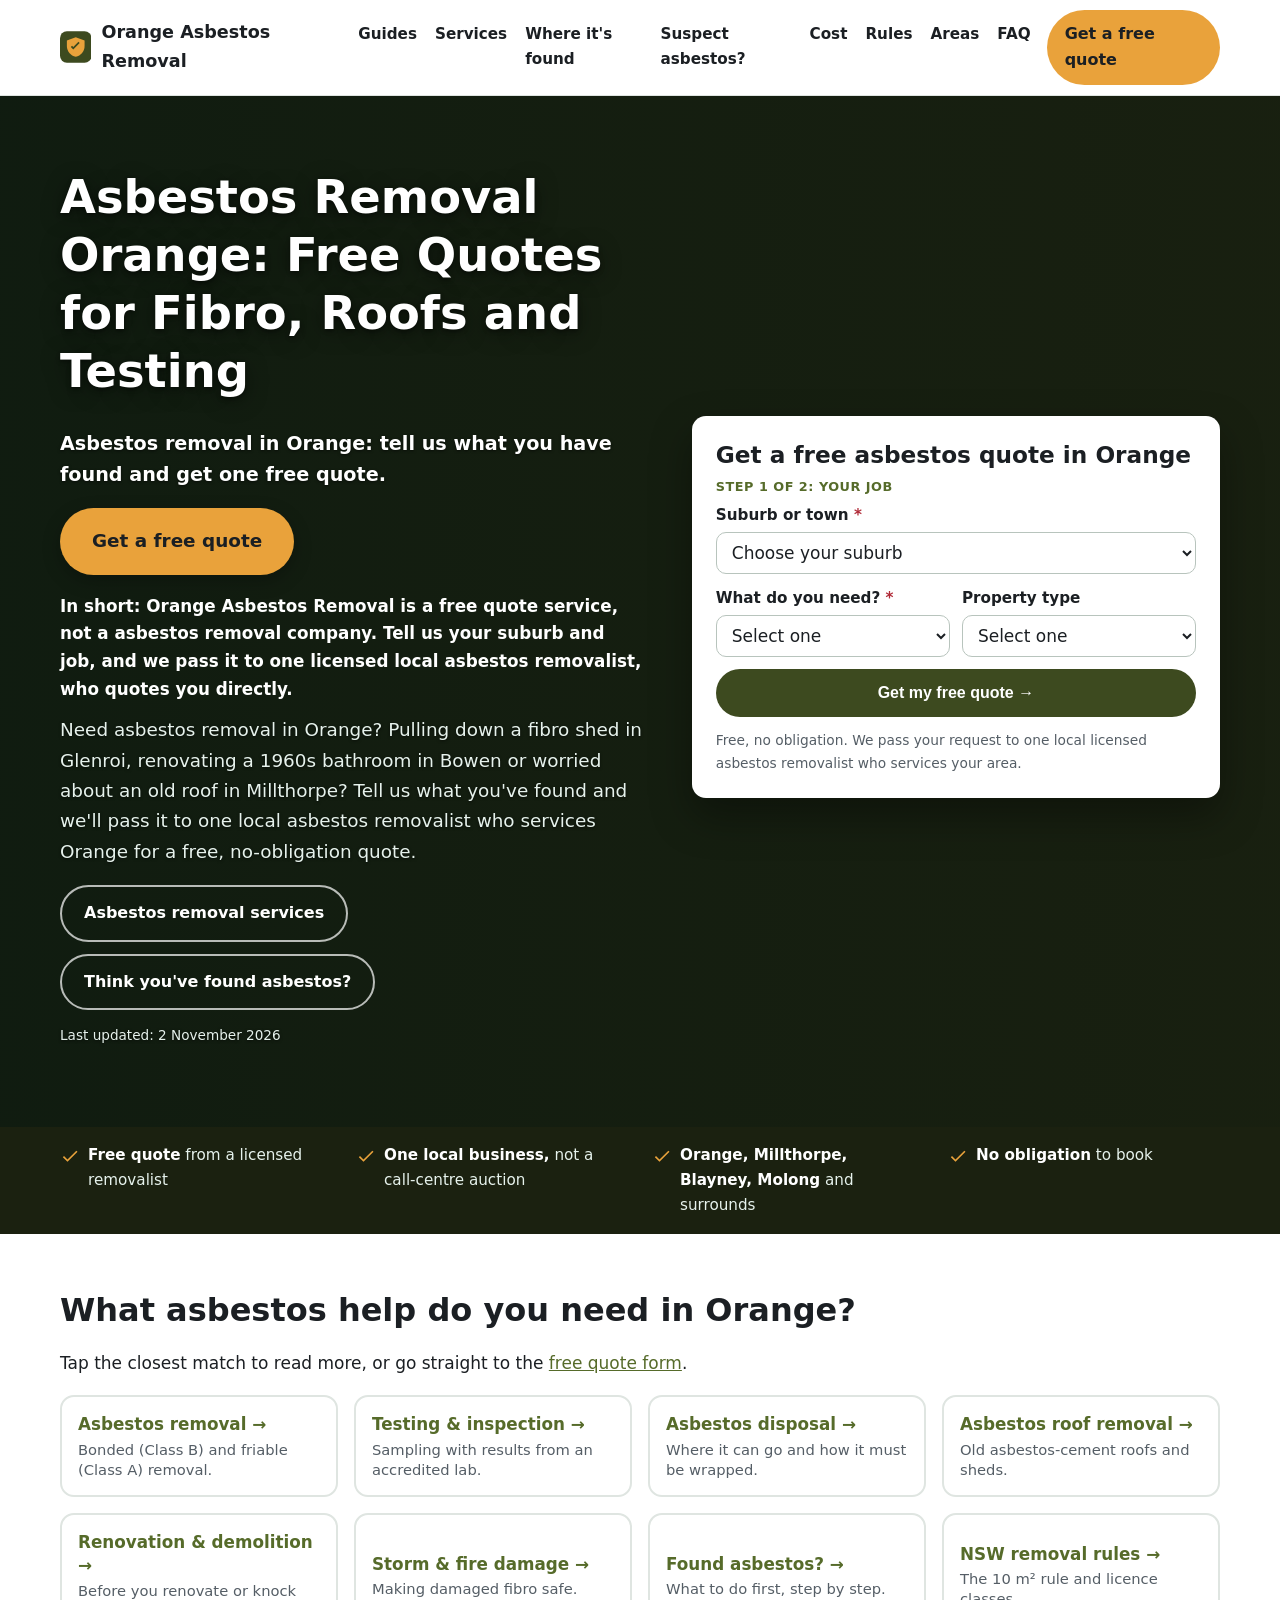
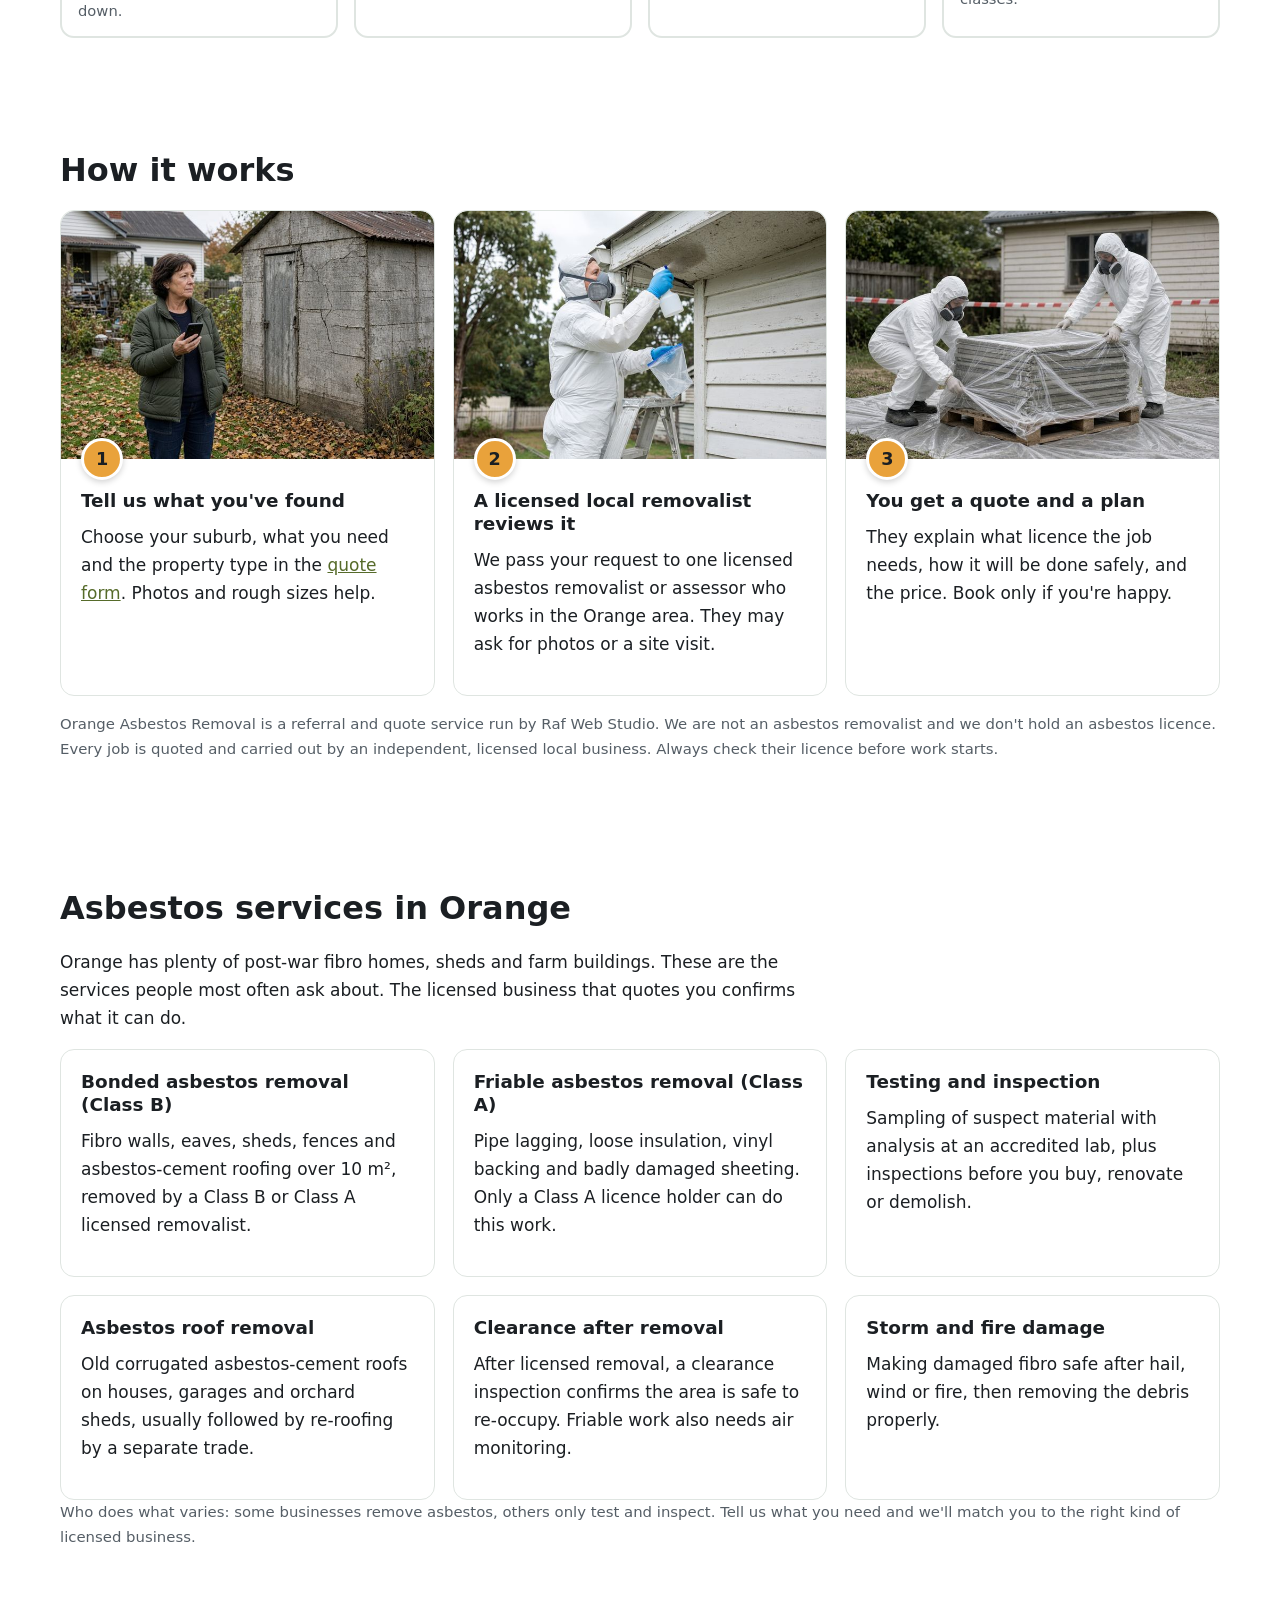
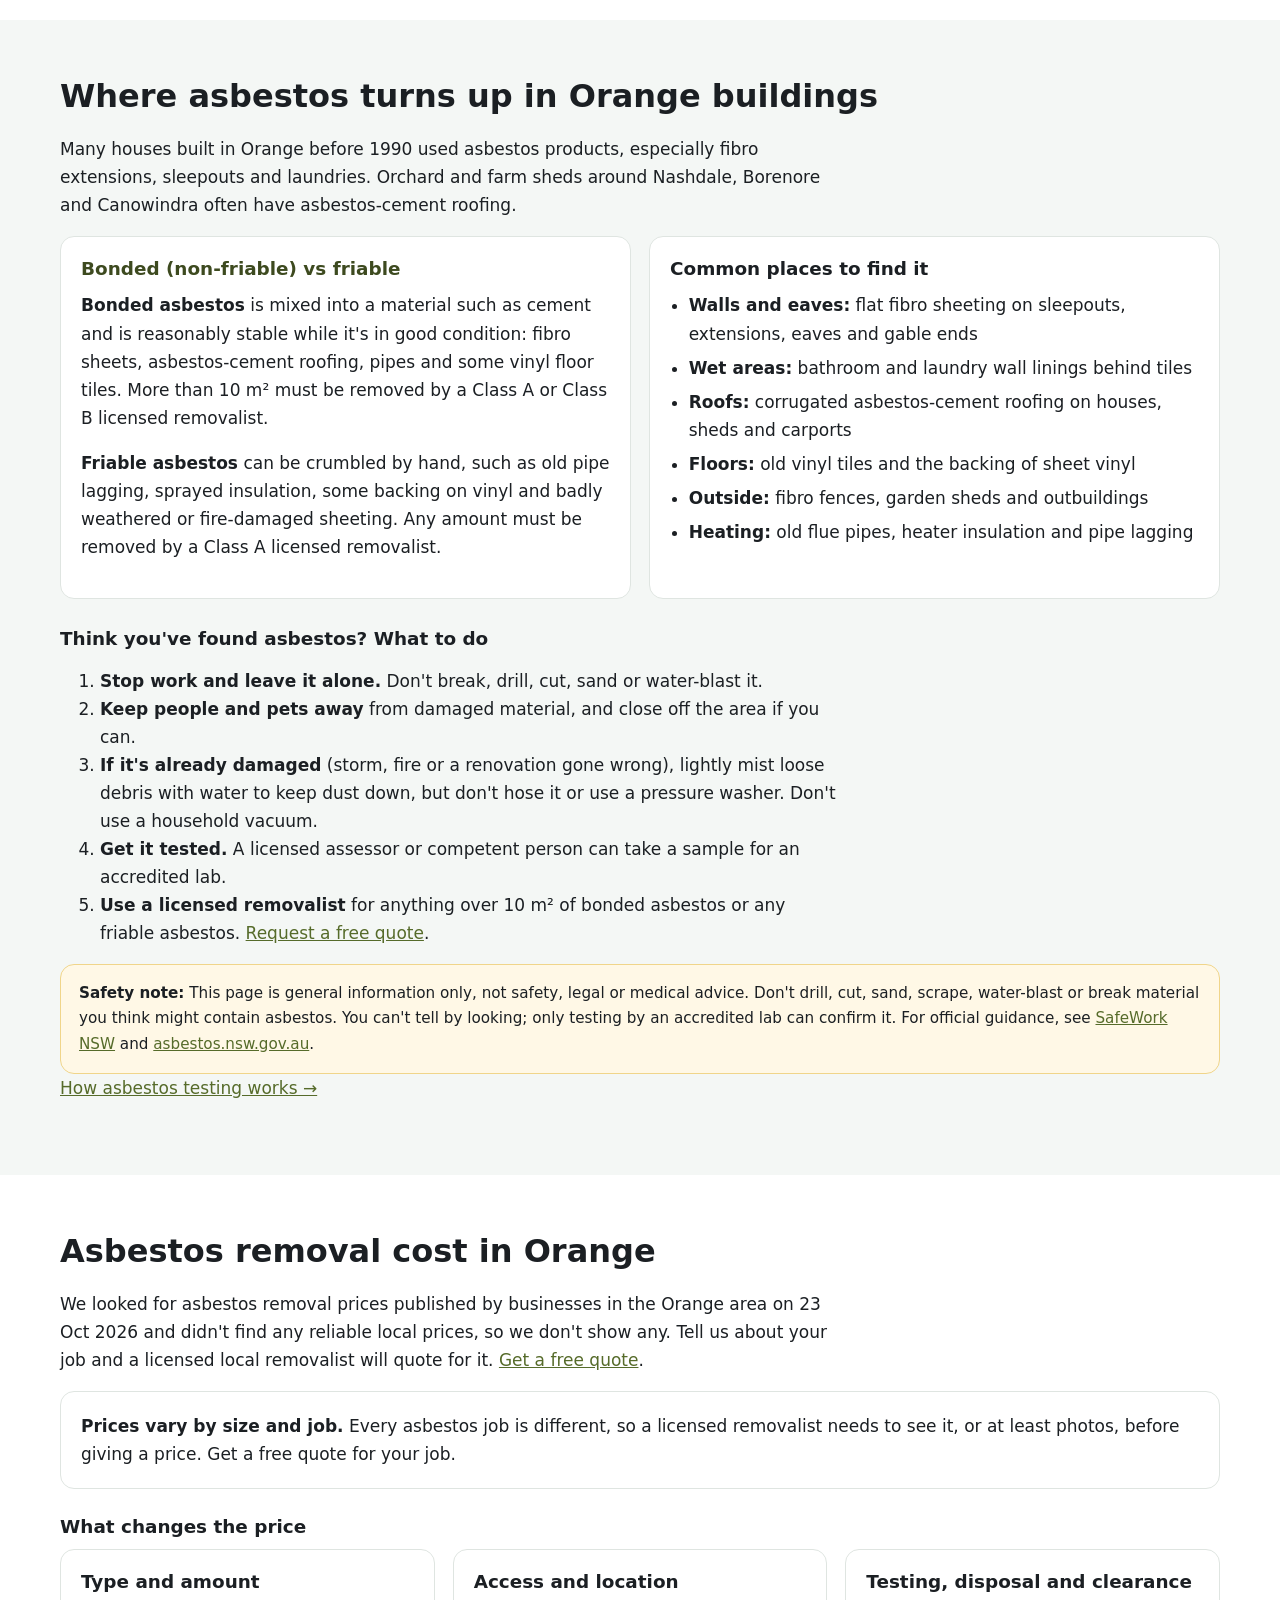
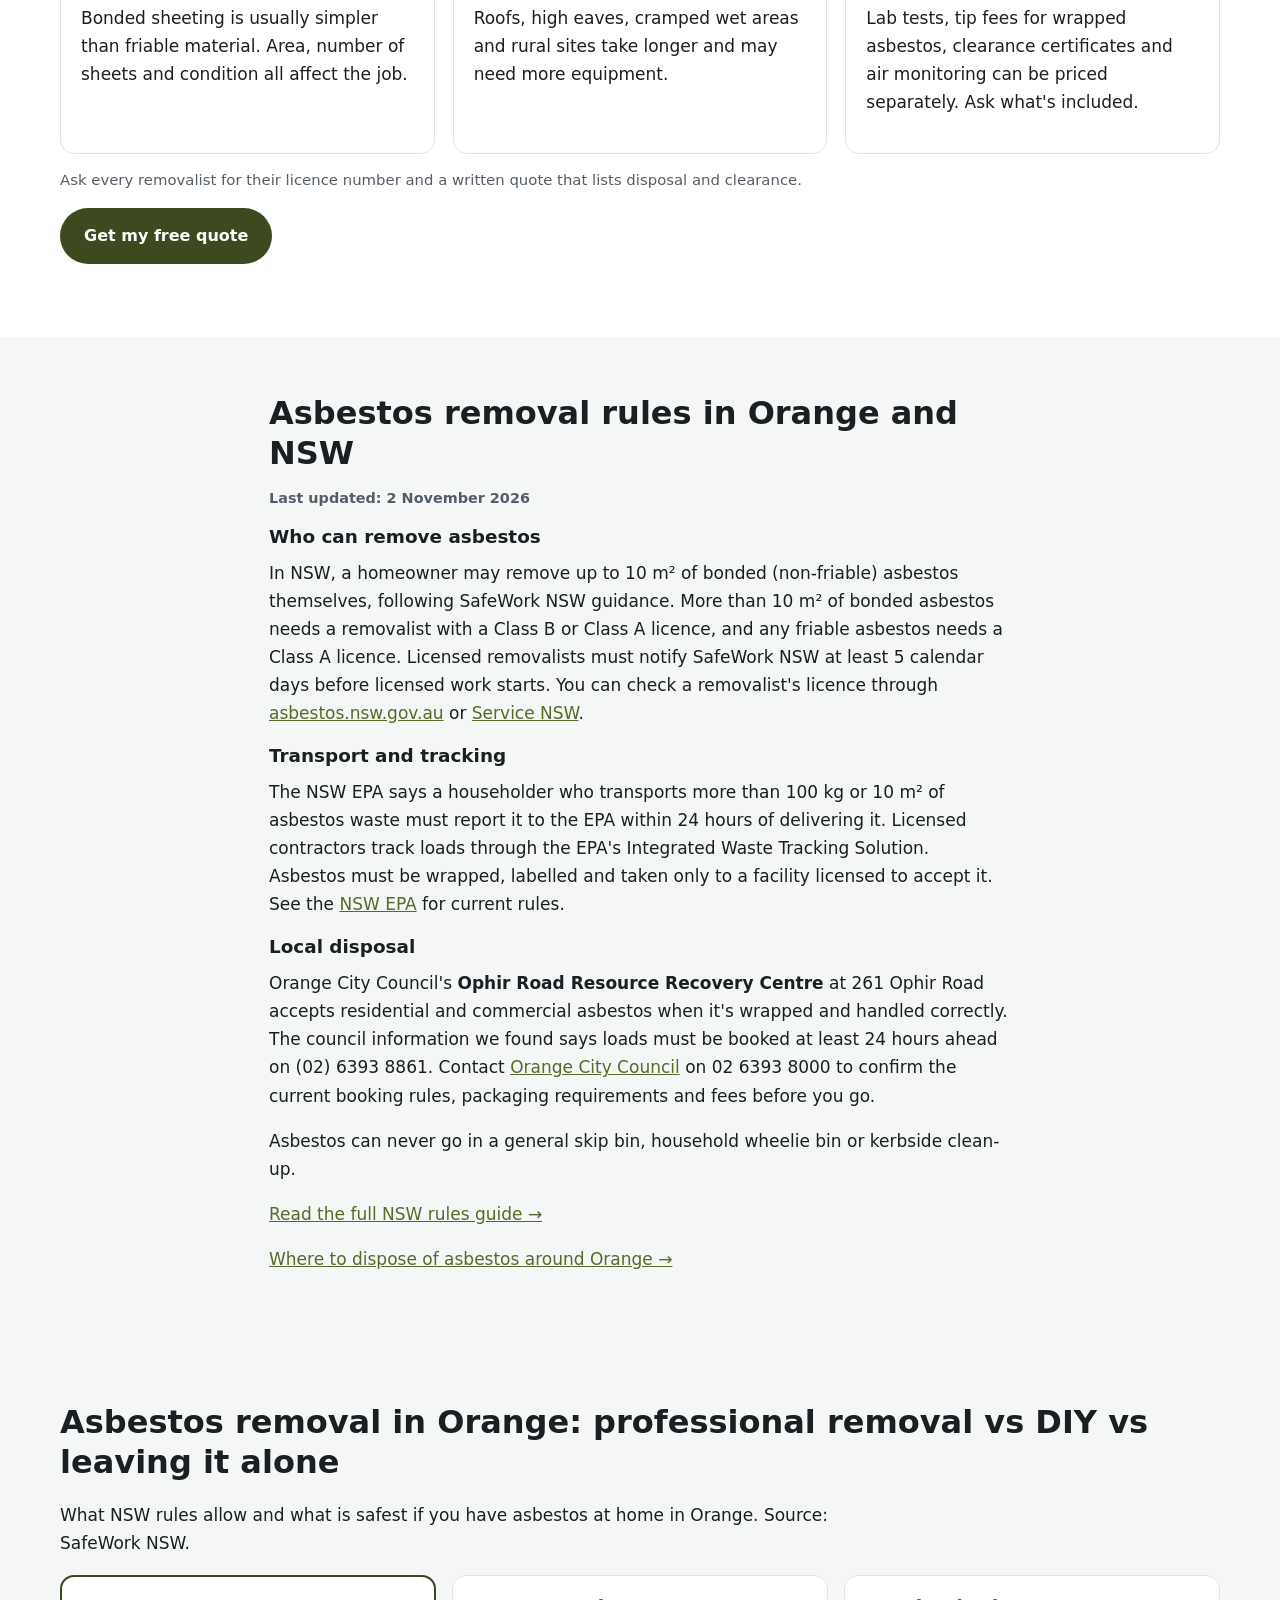
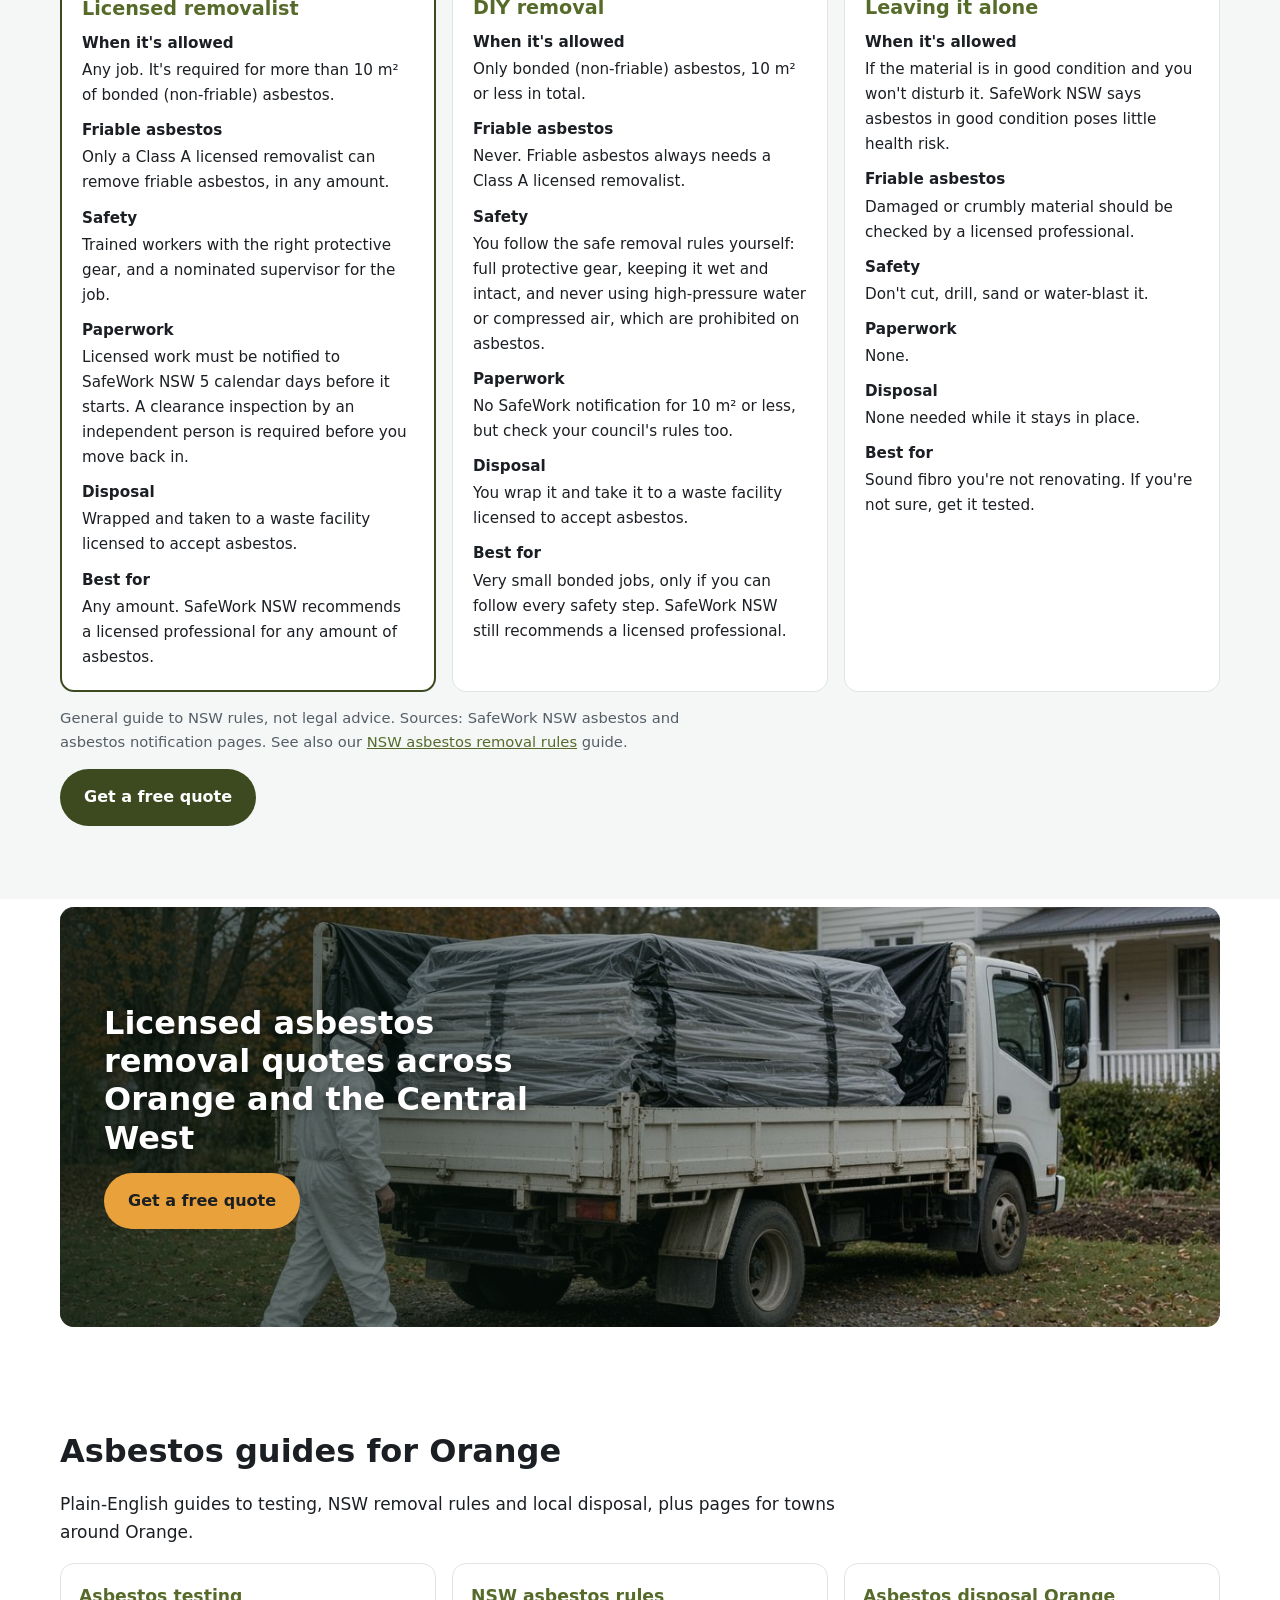
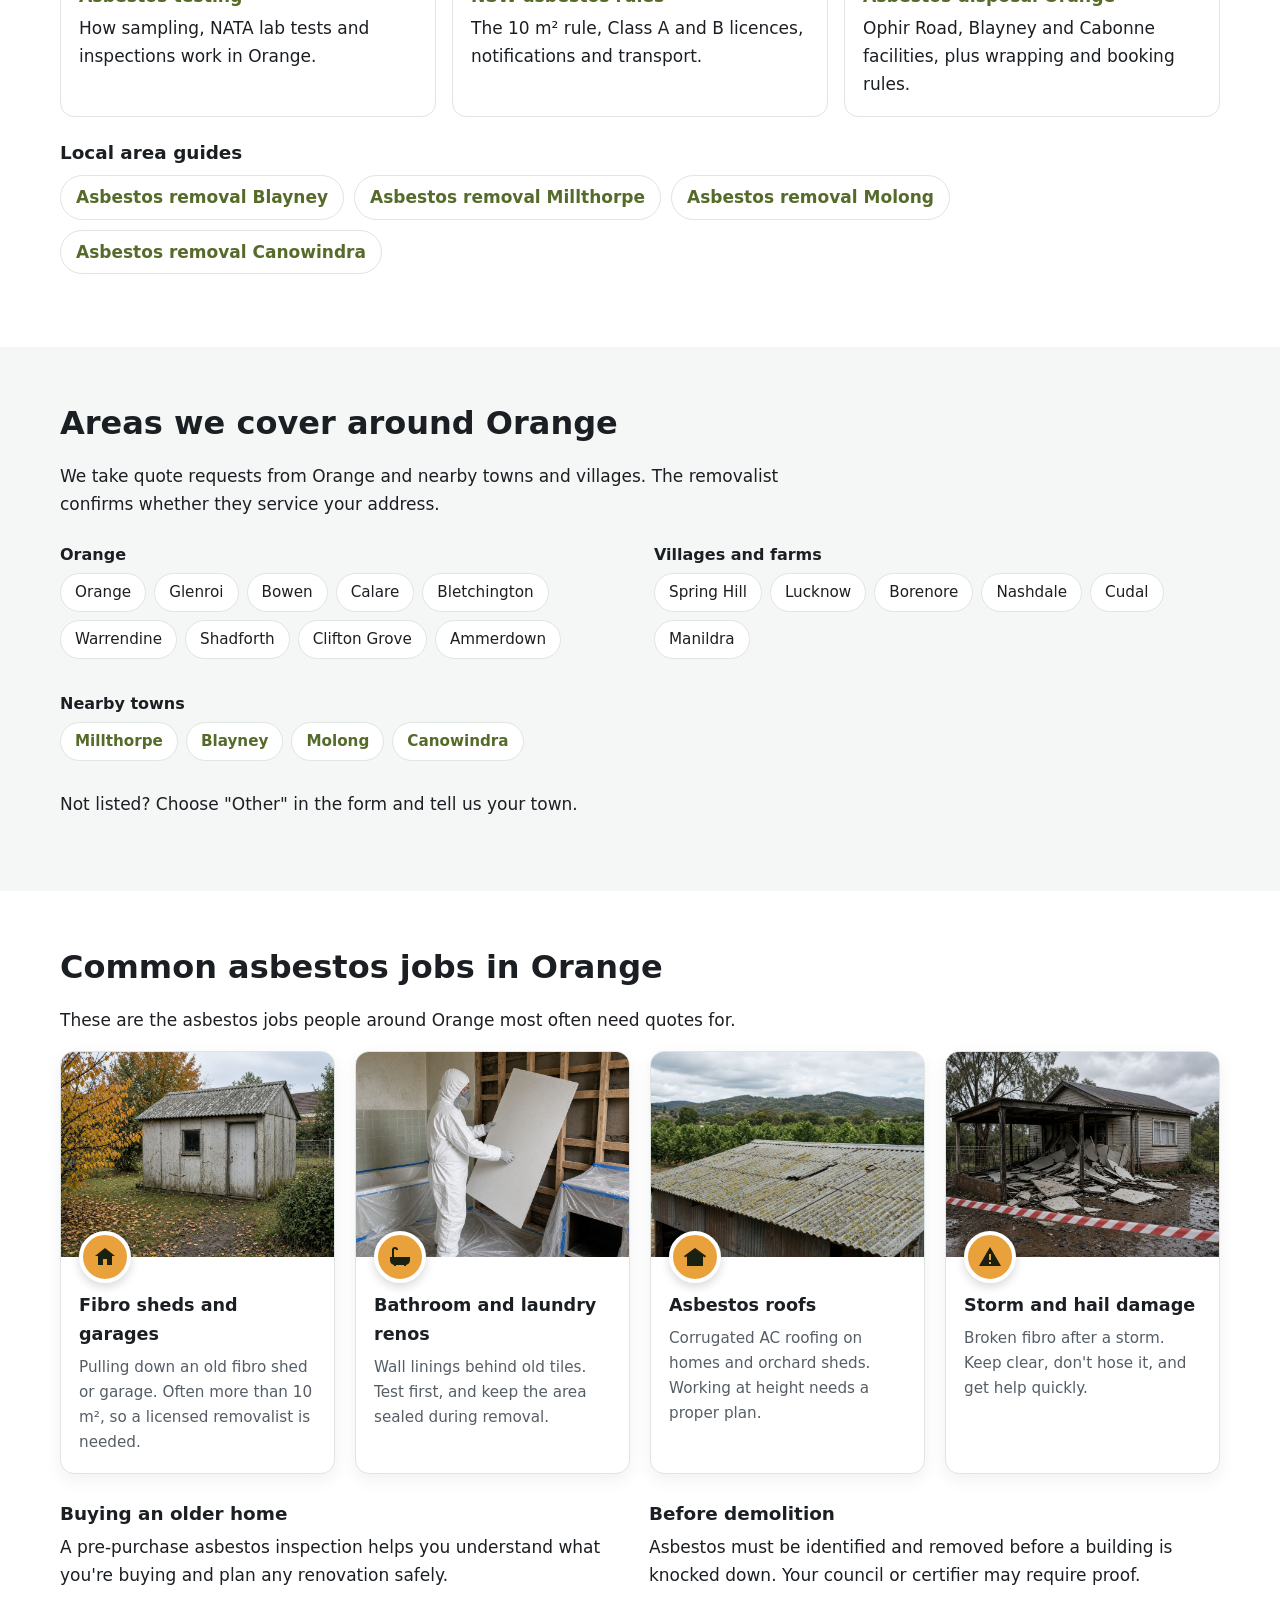
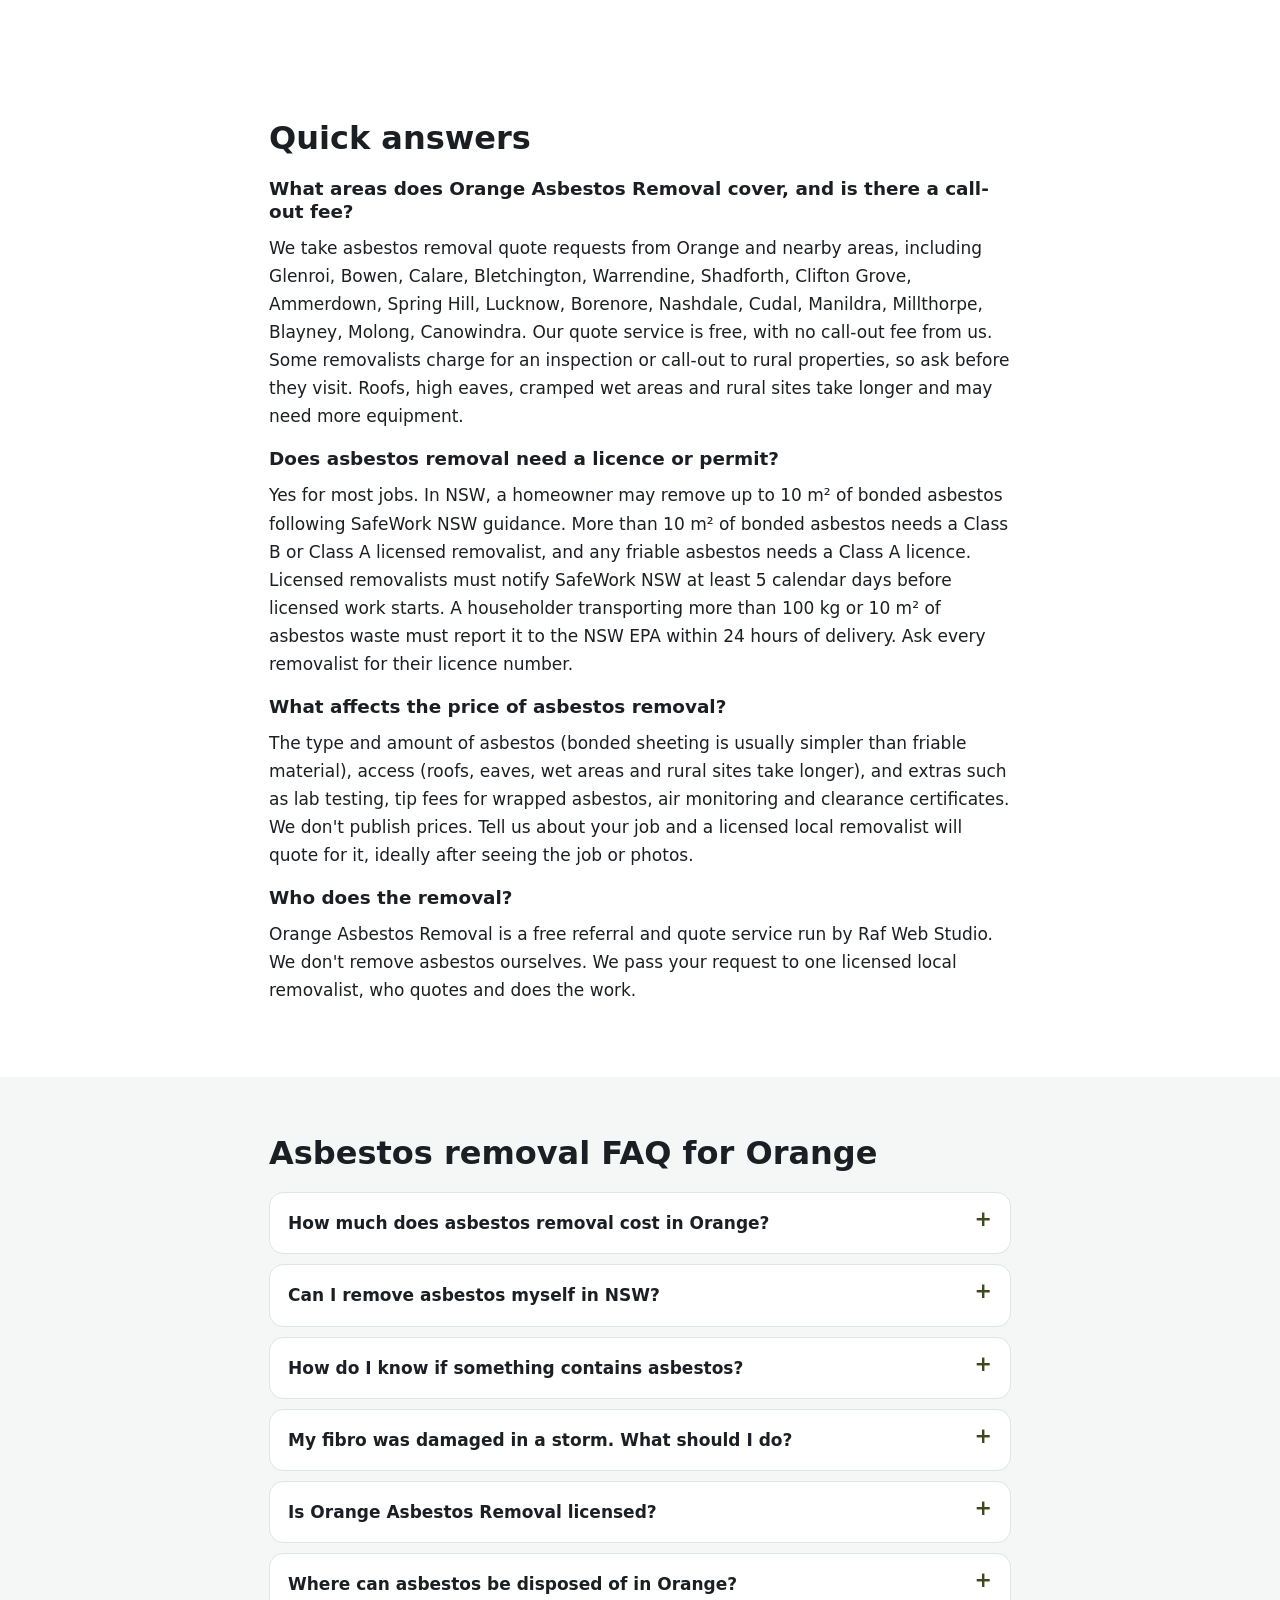
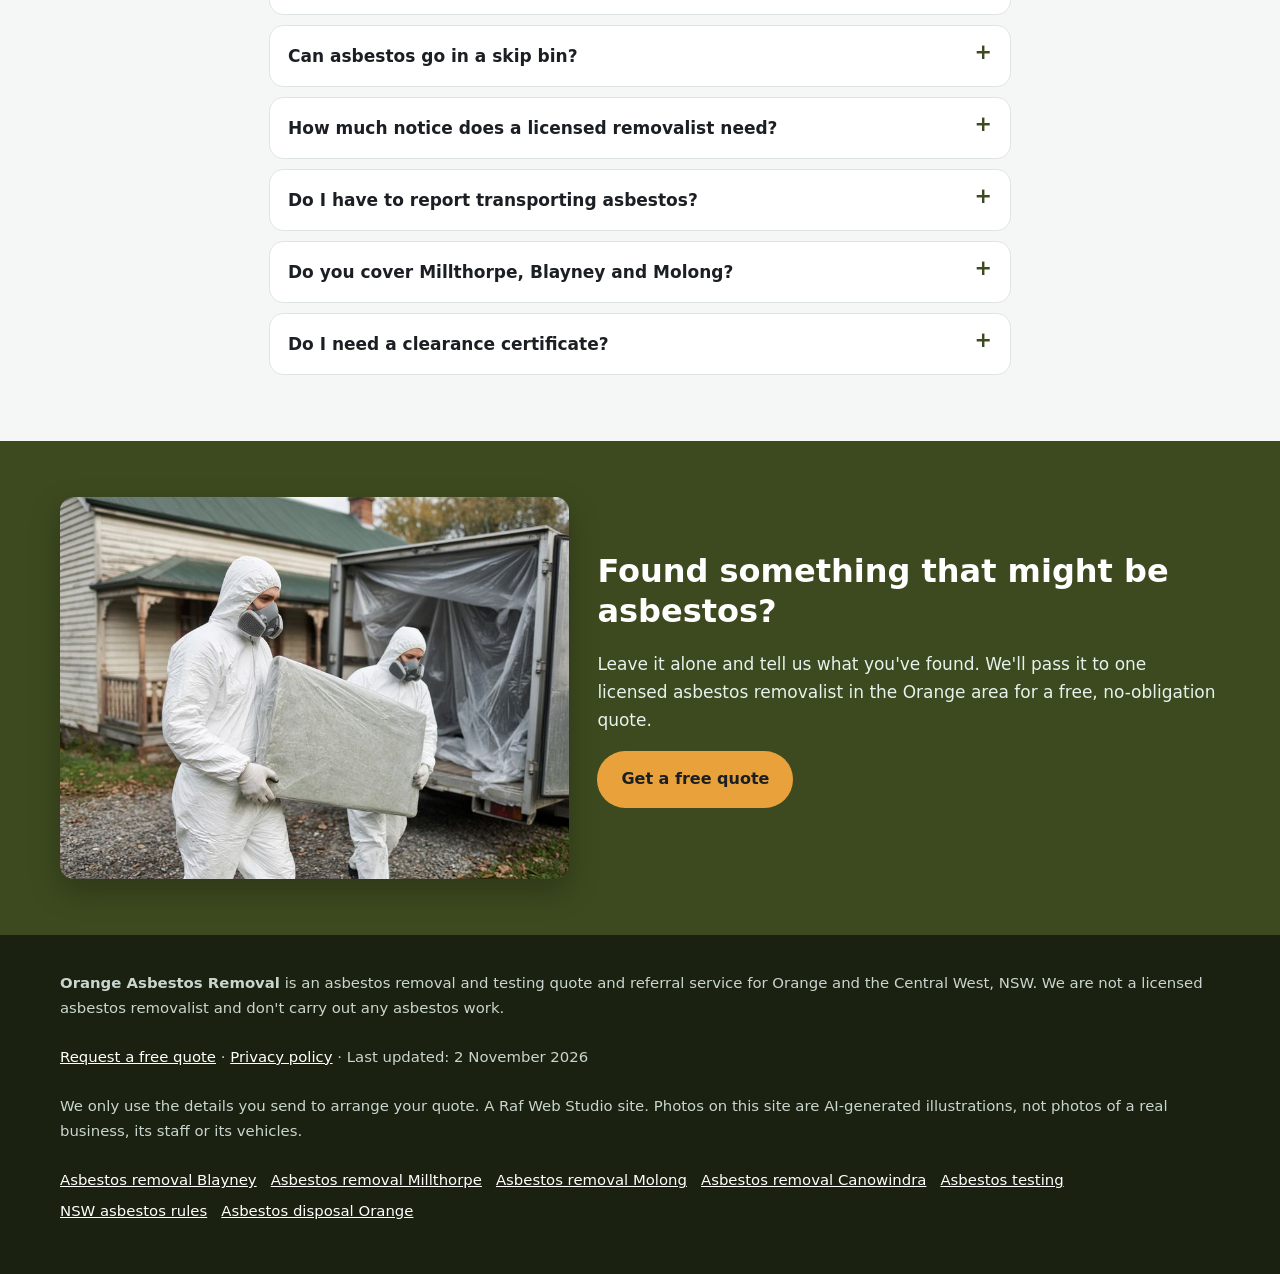
<file: index.html>
<!doctype html>
<html lang="en-AU">
<head>
<meta charset="utf-8">
<meta name="google-site-verification" content="h_LJporxLCmRmUX16r3Uz3n4VwqnJaqqV6pNgYYhl90" />
<meta name="viewport" content="width=device-width, initial-scale=1">
<title>Asbestos Removal Orange NSW | Fibro, Asbestos Roof &amp; Testing Quotes</title>
<meta name="description" content="Asbestos removal in Orange, Millthorpe, Blayney and Molong: fibro walls, asbestos roofs, sheds and testing. Tell us what you have found and get one free quote.">
<link rel="canonical" href="https://orangeasbestosremoval.com/">
<link rel="icon" href="favicon.svg" type="image/svg+xml">
<meta name="theme-color" content="#3d4a1f">
<meta property="og:type" content="website">
<meta property="og:locale" content="en_AU">
<meta property="og:site_name" content="Orange Asbestos Removal">
<meta property="og:title" content="Asbestos Removal Orange NSW | Fibro, Asbestos Roof &amp; Testing Quotes">
<meta property="og:description" content="Asbestos removal in Orange NSW: fibro, asbestos roofs, sheds and testing. One free quote from a local removalist.">
<meta property="og:url" content="https://orangeasbestosremoval.com/">
<meta property="og:image" content="https://orangeasbestosremoval.com/img/hero.jpg">
<meta name="twitter:card" content="summary_large_image">
<meta name="twitter:image" content="https://orangeasbestosremoval.com/img/hero.jpg">
<script>document.documentElement.classList.add('js')</script>
<link rel="stylesheet" href="styles.css">

<!-- Google tag (gtag.js) -->
<script async src="https://www.googletagmanager.com/gtag/js?id=G-VR4GL59S1B"></script>
<script>
  window.dataLayer = window.dataLayer || [];
  function gtag(){dataLayer.push(arguments);}
  gtag('js', new Date());
  gtag('config', 'G-VR4GL59S1B');
</script>

<script type="application/ld+json">
{
 "@context": "https://schema.org",
 "@type": "WebPage",
 "@id": "https://orangeasbestosremoval.com/#webpage",
 "url": "https://orangeasbestosremoval.com/",
 "name": "Asbestos Removal Orange NSW | Fibro, Asbestos Roof & Testing Quotes",
 "description": "Asbestos removal in Orange, Millthorpe, Blayney and Molong: fibro walls, asbestos roofs, sheds and testing. Tell us what you have found and get one free quote.",
 "inLanguage": "en-AU",
 "dateModified": "2026-11-02",
 "isPartOf": {
  "@id": "https://orangeasbestosremoval.com/#website"
 },
 "about": {
  "@id": "https://orangeasbestosremoval.com/#business"
 }
}
</script>
<script type="application/ld+json">
{
 "@context": "https://schema.org",
 "@type": "LocalBusiness",
 "@id": "https://orangeasbestosremoval.com/#business",
 "name": "Orange Asbestos Removal",
 "url": "https://orangeasbestosremoval.com/",
 "description": "Asbestos removal in Orange, Millthorpe, Blayney and Molong: fibro walls, asbestos roofs, sheds and testing. Tell us what you have found and get one free quote. A free referral and quote service run by Raf Web Studio. It doesn't remove asbestos itself; one licensed local removalist quotes and does the work.",
 "image": "https://orangeasbestosremoval.com/img/hero.jpg",
 "areaServed": [
  {
   "@type": "AdministrativeArea",
   "name": "Orange City Council, NSW"
  },
  {
   "@type": "Place",
   "name": "Orange, NSW"
  },
  {
   "@type": "Place",
   "name": "Glenroi, NSW"
  },
  {
   "@type": "Place",
   "name": "Bowen, NSW"
  },
  {
   "@type": "Place",
   "name": "Calare, NSW"
  },
  {
   "@type": "Place",
   "name": "Bletchington, NSW"
  },
  {
   "@type": "Place",
   "name": "Warrendine, NSW"
  },
  {
   "@type": "Place",
   "name": "Shadforth, NSW"
  },
  {
   "@type": "Place",
   "name": "Spring Hill, NSW"
  },
  {
   "@type": "Place",
   "name": "Lucknow, NSW"
  },
  {
   "@type": "Place",
   "name": "Millthorpe, NSW"
  },
  {
   "@type": "Place",
   "name": "Blayney, NSW"
  },
  {
   "@type": "Place",
   "name": "Molong, NSW"
  },
  {
   "@type": "Place",
   "name": "Borenore, NSW"
  },
  {
   "@type": "Place",
   "name": "Nashdale, NSW"
  },
  {
   "@type": "Place",
   "name": "Canowindra, NSW"
  },
  {
   "@type": "Place",
   "name": "Cudal, NSW"
  },
  {
   "@type": "Place",
   "name": "Manildra, NSW"
  },
  {
   "@type": "Place",
   "name": "Clifton Grove, NSW"
  },
  {
   "@type": "Place",
   "name": "Ammerdown, NSW"
  }
 ],
 "knowsAbout": [
  "Asbestos removal",
  "Asbestos testing",
  "Asbestos disposal",
  "NSW asbestos rules"
 ],
 "parentOrganization": {
  "@type": "Organization",
  "name": "Raf Web Studio"
 }
}
</script>
<script type="application/ld+json">
{
 "@context": "https://schema.org",
 "@type": "WebSite",
 "dateModified": "2026-11-02",
 "@id": "https://orangeasbestosremoval.com/#website",
 "name": "Orange Asbestos Removal",
 "url": "https://orangeasbestosremoval.com/",
 "inLanguage": "en-AU"
}
</script>
<script type="application/ld+json">
{
 "@context": "https://schema.org",
 "@type": "Service",
 "@id": "https://orangeasbestosremoval.com/#service",
 "name": "Asbestos removal and testing quotes in Orange",
 "serviceType": "Asbestos removal",
 "description": "Free asbestos removal and testing quotes in Orange. We pass your request to one licensed local asbestos removalist.",
 "url": "https://orangeasbestosremoval.com/",
 "provider": {
  "@id": "https://orangeasbestosremoval.com/#business"
 },
 "areaServed": [
  {
   "@type": "AdministrativeArea",
   "name": "Orange City Council, NSW"
  },
  {
   "@type": "Place",
   "name": "Orange, NSW"
  },
  {
   "@type": "Place",
   "name": "Glenroi, NSW"
  },
  {
   "@type": "Place",
   "name": "Bowen, NSW"
  },
  {
   "@type": "Place",
   "name": "Calare, NSW"
  },
  {
   "@type": "Place",
   "name": "Bletchington, NSW"
  },
  {
   "@type": "Place",
   "name": "Warrendine, NSW"
  },
  {
   "@type": "Place",
   "name": "Shadforth, NSW"
  },
  {
   "@type": "Place",
   "name": "Spring Hill, NSW"
  },
  {
   "@type": "Place",
   "name": "Lucknow, NSW"
  },
  {
   "@type": "Place",
   "name": "Millthorpe, NSW"
  },
  {
   "@type": "Place",
   "name": "Blayney, NSW"
  },
  {
   "@type": "Place",
   "name": "Molong, NSW"
  },
  {
   "@type": "Place",
   "name": "Borenore, NSW"
  },
  {
   "@type": "Place",
   "name": "Nashdale, NSW"
  },
  {
   "@type": "Place",
   "name": "Canowindra, NSW"
  },
  {
   "@type": "Place",
   "name": "Cudal, NSW"
  },
  {
   "@type": "Place",
   "name": "Manildra, NSW"
  },
  {
   "@type": "Place",
   "name": "Clifton Grove, NSW"
  },
  {
   "@type": "Place",
   "name": "Ammerdown, NSW"
  }
 ]
}
</script>
<script type="application/ld+json">
{
 "@context": "https://schema.org",
 "@type": "FAQPage",
 "mainEntity": [
  {
   "@type": "Question",
   "name": "How much does asbestos removal cost in Orange?",
   "acceptedAnswer": {
    "@type": "Answer",
    "text": "It depends on the type and amount of asbestos, its condition, access and disposal. We didn't find reliable published local prices, so the best way to get an accurate figure is a free quote for your job."
   }
  },
  {
   "@type": "Question",
   "name": "Can I remove asbestos myself in NSW?",
   "acceptedAnswer": {
    "@type": "Answer",
    "text": "A homeowner may remove up to 10 m² of bonded (non-friable) asbestos following SafeWork NSW guidance. More than 10 m², or any friable asbestos, must be removed by a licensed removalist."
   }
  },
  {
   "@type": "Question",
   "name": "How do I know if something contains asbestos?",
   "acceptedAnswer": {
    "@type": "Answer",
    "text": "You can't tell by looking. A sample needs to be tested by an accredited lab. A licensed assessor or competent person can take it safely."
   }
  },
  {
   "@type": "Question",
   "name": "My fibro was damaged in a storm. What should I do?",
   "acceptedAnswer": {
    "@type": "Answer",
    "text": "Keep people and pets away, don't hose or sweep it, and lightly mist loose debris if needed. Then get a licensed removalist to make it safe."
   }
  },
  {
   "@type": "Question",
   "name": "Is Orange Asbestos Removal licensed?",
   "acceptedAnswer": {
    "@type": "Answer",
    "text": "No. We are a referral and quote service run by Raf Web Studio. We pass your request to one licensed local business, which quotes and does the work. Always check their licence."
   }
  },
  {
   "@type": "Question",
   "name": "Where can asbestos be disposed of in Orange?",
   "acceptedAnswer": {
    "@type": "Answer",
    "text": "Orange City Council's Ophir Road Resource Recovery Centre at 261 Ophir Road accepts wrapped asbestos. The council information we found says to book at least 24 hours ahead on (02) 6393 8861. Confirm the current rules with council."
   }
  },
  {
   "@type": "Question",
   "name": "Can asbestos go in a skip bin?",
   "acceptedAnswer": {
    "@type": "Answer",
    "text": "Not a general skip. Some operators supply special lined asbestos bins or bags, but the asbestos must still be handled and wrapped correctly."
   }
  },
  {
   "@type": "Question",
   "name": "How much notice does a licensed removalist need?",
   "acceptedAnswer": {
    "@type": "Answer",
    "text": "Licensed removalists must notify SafeWork NSW at least 5 calendar days before licensed removal work starts."
   }
  },
  {
   "@type": "Question",
   "name": "Do I have to report transporting asbestos?",
   "acceptedAnswer": {
    "@type": "Answer",
    "text": "The NSW EPA says a householder who transports more than 100 kg or 10 m² of asbestos waste must report it within 24 hours of delivery."
   }
  },
  {
   "@type": "Question",
   "name": "Do you cover Millthorpe, Blayney and Molong?",
   "acceptedAnswer": {
    "@type": "Answer",
    "text": "Yes, we take requests from Millthorpe, Blayney, Molong, Canowindra and nearby villages. The removalist confirms they service your address."
   }
  },
  {
   "@type": "Question",
   "name": "Do I need a clearance certificate?",
   "acceptedAnswer": {
    "@type": "Answer",
    "text": "After licensed removal, a clearance inspection is usually done before the area is used again. Ask whether it's included in your quote."
   }
  },
  {
   "@type": "Question",
   "name": "What areas does Orange Asbestos Removal cover, and is there a call-out fee?",
   "acceptedAnswer": {
    "@type": "Answer",
    "text": "We take asbestos removal quote requests from Orange and nearby areas, including Glenroi, Bowen, Calare, Bletchington, Warrendine, Shadforth, Clifton Grove, Ammerdown, Spring Hill, Lucknow, Borenore, Nashdale, Cudal, Manildra, Millthorpe, Blayney, Molong, Canowindra. Our quote service is free, with no call-out fee from us. Some removalists charge for an inspection or call-out to rural properties, so ask before they visit. Roofs, high eaves, cramped wet areas and rural sites take longer and may need more equipment."
   }
  },
  {
   "@type": "Question",
   "name": "Does asbestos removal need a licence or permit?",
   "acceptedAnswer": {
    "@type": "Answer",
    "text": "Yes for most jobs. In NSW, a homeowner may remove up to 10 m² of bonded asbestos following SafeWork NSW guidance. More than 10 m² of bonded asbestos needs a Class B or Class A licensed removalist, and any friable asbestos needs a Class A licence. Licensed removalists must notify SafeWork NSW at least 5 calendar days before licensed work starts. A householder transporting more than 100 kg or 10 m² of asbestos waste must report it to the NSW EPA within 24 hours of delivery. Ask every removalist for their licence number."
   }
  },
  {
   "@type": "Question",
   "name": "What affects the price of asbestos removal?",
   "acceptedAnswer": {
    "@type": "Answer",
    "text": "The type and amount of asbestos (bonded sheeting is usually simpler than friable material), access (roofs, eaves, wet areas and rural sites take longer), and extras such as lab testing, tip fees for wrapped asbestos, air monitoring and clearance certificates. We don't publish prices. Tell us about your job and a licensed local removalist will quote for it, ideally after seeing the job or photos."
   }
  },
  {
   "@type": "Question",
   "name": "Who does the removal?",
   "acceptedAnswer": {
    "@type": "Answer",
    "text": "Orange Asbestos Removal is a free referral and quote service run by Raf Web Studio. We don't remove asbestos ourselves. We pass your request to one licensed local removalist, who quotes and does the work."
   }
  }
 ]
}
</script>
<!--h3:css--><style>
.h3-tag{font-size:1.2rem;font-weight:600;margin:.2em 0 .9em;color:#fff;text-shadow:0 1px 3px rgba(0,0,0,.6);max-width:36em}
.btn-xl{font-size:1.15rem;padding:16px 30px;min-height:54px;box-shadow:0 6px 18px rgba(0,0,0,.25)}
.h3-cta{margin:0 0 18px}
.need-grid{display:grid;grid-template-columns:repeat(2,minmax(0,1fr));gap:12px;margin-top:18px}
@media(min-width:800px){.need-grid{grid-template-columns:repeat(4,minmax(0,1fr));gap:16px}}
.need-grid a{display:flex;flex-direction:column;justify-content:center;min-height:96px;padding:16px;background:#fff;border:2px solid var(--line);border-radius:var(--radius);text-decoration:none;color:var(--ink);line-height:1.35}
.need-grid a:hover,.need-grid a:focus-visible{border-color:var(--green);background:var(--soft)}
.need-grid strong{color:var(--green-2);font-size:1.05rem;margin-bottom:4px}
.need-grid strong::after{content:" \2192"}
.need-grid span{font-size:.92rem;color:var(--muted)}
.cmp{display:grid;gap:16px;margin-top:18px}
@media(min-width:900px){.cmp{grid-template-columns:repeat(3,minmax(0,1fr))}}
.cmp article{background:#fff;border:1px solid var(--line);border-radius:var(--radius);padding:20px}
.cmp article.cmp-main{border:2px solid var(--green)}
.cmp h3{margin:0 0 10px;font-size:1.2rem;color:var(--green-2)}
.cmp dl{margin:0}.cmp dt{font-weight:700;margin-top:10px;font-size:.95rem}.cmp dd{margin:2px 0 0;color:var(--ink);font-size:.95rem}
.cmp-note{font-size:.92rem;color:var(--muted);margin-top:14px;max-width:46em}
.mobile-call{transition:transform .2s ease;padding-bottom:calc(10px + env(safe-area-inset-bottom))}
.mobile-call .btn{min-height:48px;font-size:1.05rem}
.mobile-call.mc-off{transform:translateY(120%)}
@media(prefers-reduced-motion:reduce){.mobile-call{transition:none}}
</style><!--/h3:css-->
</head>
<body>
<a class="skip-link" href="#main">Skip to content</a>

<header class="site-header">
  <div class="wrap">
    <a class="brand" href="/" aria-label="Orange Asbestos Removal home">
      <svg viewBox="0 0 64 64" aria-hidden="true"><rect width="64" height="64" rx="14" fill="#3d4a1f"/><path d="M32 12 14 19v11c0 11 7.6 19.6 18 22 10.4-2.4 18-11 18-22V19z" fill="#e9a23b"/><path d="M27 37l-5-5 2.5-2.5L27 32l10.5-10.5L40 24z" fill="#3d4a1f"/></svg>
      Orange Asbestos Removal
    </a>
    <nav class="nav" aria-label="Main">
      <a href="#guides">Guides</a>      <a href="#services">Services</a><a href="#types">Where it&#x27;s found</a><a href="#suspect">Suspect asbestos?</a><a href="#pricing">Cost</a><a href="#rules">Rules</a><a href="#areas">Areas</a><a href="#faq">FAQ</a>
    </nav>
    <a class="btn btn-call header-call" href="#quote">Get a free quote</a>
  </div>
</header>

<main id="main">
<section class="hero" aria-labelledby="h1">
  <picture class="hero-bg">
    <source media="(max-width: 700px)" srcset="img/hero-mobile.jpg" width="684" height="720">
    <img src="img/hero.jpg" width="1280" height="720" alt="Two workers in full protective suits and masks lowering an intact fibro sheet, with autumn trees and a vineyard hill behind" fetchpriority="high" decoding="async">
  </picture>
  <div class="wrap hero-grid">
    <div class="hero-copy">
      <h1 id="h1">Asbestos Removal Orange: Free Quotes for Fibro, Roofs and Testing</h1><!--h3:hero-->
      <p class="h3-tag">Asbestos removal in Orange: tell us what you have found and get one free quote.</p>
      <p class="h3-cta"><a class="btn btn-call btn-xl" href="#quote">Get a free quote</a></p><!--/h3:hero-->      <p class="summary">In short: Orange Asbestos Removal is a free quote service, not a asbestos removal company. Tell us your suburb and job, and we pass it to one licensed local asbestos removalist, who quotes you directly.</p>
      <p class="lead">Need asbestos removal in Orange? Pulling down a fibro shed in Glenroi, renovating a 1960s bathroom in Bowen or worried about an old roof in Millthorpe? Tell us what you've found and we'll pass it to one local asbestos removalist who services Orange for a free, no-obligation quote.</p>
      <div class="ctas"><a class="btn btn-ghost" href="#services">Asbestos removal services</a><a class="btn btn-ghost" href="#suspect">Think you've found asbestos?</a></div>
      <p class="updated">Last updated: 2 November 2026</p>
    </div>
    <div class="hero-form-card" id="quote">
      <h2 id="quote-h">Get a free asbestos quote in Orange</h2>
      <form class="quote-form two-step" id="quote-form" action="https://formsubmit.co/924b6a2abc5c1424681858f36b602953" method="post" novalidate>
        <input type="hidden" name="_subject" value="New quote request – orangeasbestosremoval.com">
        <input type="hidden" name="_captcha" value="true">
        <input type="hidden" name="_template" value="table">
        <input type="hidden" name="_next" value="https://orangeasbestosremoval.com/thanks.html">
        <input type="text" name="_honey" style="display:none" tabindex="-1" autocomplete="off" aria-hidden="true">
        <input type="hidden" name="source" value="orangeasbestosremoval.com">
        <fieldset class="step step-1">
          <legend class="step-label">Step 1 of 2: your job</legend>
          <div class="full"><label for="suburb">Suburb or town <span class="req" aria-hidden="true">*</span></label>
            <select id="suburb" name="suburb" required><option value="">Choose your suburb</option><option>Orange</option><option>Glenroi</option><option>Bowen</option><option>Calare</option><option>Bletchington</option><option>Warrendine</option><option>Shadforth</option><option>Spring Hill</option><option>Lucknow</option><option>Millthorpe</option><option>Blayney</option><option>Molong</option><option>Borenore</option><option>Nashdale</option><option>Canowindra</option><option>Cudal</option><option>Manildra</option><option>Clifton Grove</option><option>Ammerdown</option><option value="Other">Other (tell us below)</option></select></div>
          <div class="full other-wrap"><label for="suburb_other">Other suburb or town</label><input id="suburb_other" name="suburb_other" type="text" autocomplete="address-level2"></div>
          <div><label for="service">What do you need? <span class="req" aria-hidden="true">*</span></label>
            <select id="service" name="service_type" required><option value="">Select one</option><option>Asbestos testing / inspection</option><option>Bonded (fibro) removal</option><option>Friable asbestos removal</option><option>Asbestos roof removal</option><option>Storm or fire damage</option><option>Not sure, need advice</option></select></div>
          <div><label for="property">Property type</label>
            <select id="property" name="property_type"><option value="Not sure">Select one</option><option>House</option><option>Shed, garage or carport</option><option>Unit or strata</option><option>Farm or rural building</option><option>Commercial or industrial</option></select></div>
          <div class="full js-only"><button class="btn btn-primary btn-block" type="button" id="to-step-2">Get my free quote →</button></div>
          <p class="microcopy full">Free, no obligation. We pass your request to one local licensed asbestos removalist who services your area.</p>
          <p class="form-error full" id="step1-error" role="alert" hidden>Please choose your suburb and what you need.</p>
        </fieldset>
        <fieldset class="step step-2" id="step-2">
          <legend class="step-label">Step 2 of 2: your details</legend>
          <div><label for="name">Name <span class="req" aria-hidden="true">*</span></label><input id="name" name="name" type="text" autocomplete="name" required></div>
          <div><label for="phone">Phone <span class="req" aria-hidden="true">*</span></label><input id="phone" name="phone" type="tel" autocomplete="tel" inputmode="tel" required></div>
          <div><label for="email">Email</label><input id="email" name="email" type="email" autocomplete="email"></div>
          <div><label for="date">Preferred date</label><input id="date" name="preferred_date" type="date"></div>
          <div class="full"><label for="message">Anything else?</label><textarea id="message" name="message" rows="2" placeholder="e.g. fibro shed about 20 m², bathroom wall, AC roof on a farm shed"></textarea></div>
          <p class="consent full">By sending this form you agree we can share your details with one local licensed asbestos removalist so they can quote for your job. See our <a href="privacy.html">privacy policy</a>.</p>
          <div class="full step2-actions"><button class="btn btn-primary" type="submit">Send my quote request</button><button class="btn-link js-only" type="button" id="back-1">← Back</button></div>
        </fieldset>
      </form>
    </div>
  </div>
</section>
<section class="trust" aria-label="Why use this service">
  <ul class="wrap trust-list"><li><svg viewBox="0 0 24 24" aria-hidden="true"><path fill="currentColor" d="M9 16.2 4.8 12l-1.4 1.4L9 19 21 7l-1.4-1.4z"/></svg><span><strong>Free quote</strong> from a licensed removalist</span></li><li><svg viewBox="0 0 24 24" aria-hidden="true"><path fill="currentColor" d="M9 16.2 4.8 12l-1.4 1.4L9 19 21 7l-1.4-1.4z"/></svg><span><strong>One local business,</strong> not a call-centre auction</span></li><li><svg viewBox="0 0 24 24" aria-hidden="true"><path fill="currentColor" d="M9 16.2 4.8 12l-1.4 1.4L9 19 21 7l-1.4-1.4z"/></svg><span><strong>Orange, Millthorpe, Blayney, Molong</strong> and surrounds</span></li><li><svg viewBox="0 0 24 24" aria-hidden="true"><path fill="currentColor" d="M9 16.2 4.8 12l-1.4 1.4L9 19 21 7l-1.4-1.4z"/></svg><span><strong>No obligation</strong> to book</span></li></ul>
</section>
<!--h3:need-->
<section id="need" aria-labelledby="need-h">
  <div class="wrap">
    <h2 id="need-h">What asbestos help do you need in Orange?</h2>
    <p class="intro">Tap the closest match to read more, or go straight to the <a href="#quote">free quote form</a>.</p>
    <div class="need-grid"><a href="#services"><strong>Asbestos removal</strong><span>Bonded (Class B) and friable (Class A) removal.</span></a><a href="/asbestos-testing/"><strong>Testing &amp; inspection</strong><span>Sampling with results from an accredited lab.</span></a><a href="/asbestos-disposal-orange/"><strong>Asbestos disposal</strong><span>Where it can go and how it must be wrapped.</span></a><a href="#quote"><strong>Asbestos roof removal</strong><span>Old asbestos-cement roofs and sheds.</span></a><a href="#quote"><strong>Renovation &amp; demolition</strong><span>Before you renovate or knock down.</span></a><a href="#quote"><strong>Storm &amp; fire damage</strong><span>Making damaged fibro safe.</span></a><a href="#suspect"><strong>Found asbestos?</strong><span>What to do first, step by step.</span></a><a href="/nsw-asbestos-removal-rules/"><strong>NSW removal rules</strong><span>The 10 m² rule and licence classes.</span></a></div>
  </div>
</section>
<!--/h3:need-->
<section id="how" aria-labelledby="how-h">
  <div class="wrap">
    <h2 id="how-h">How it works</h2>
    <ol class="steps grid grid-3">
      <li class="card step-card"><span class="step-img"><img src="img/step1.jpg" width="700" height="467" loading="lazy" decoding="async" alt="Homeowner standing near an old fibro shed in his backyard"></span><div class="step-body"><span class="step-num">1</span><h3>Tell us what you've found</h3><p>Choose your suburb, what you need and the property type in the <a href="#quote">quote form</a>. Photos and rough sizes help.</p></div></li>
      <li class="card step-card"><span class="step-img"><img src="img/step2.jpg" width="700" height="467" loading="lazy" decoding="async" alt="Assessor in protective gear wetting an eave before taking a sample"></span><div class="step-body"><span class="step-num">2</span><h3>A licensed local removalist reviews it</h3><p>We pass your request to one licensed asbestos removalist or assessor who works in the Orange area. They may ask for photos or a site visit.</p></div></li>
      <li class="card step-card"><span class="step-img"><img src="img/step3.jpg" width="700" height="467" loading="lazy" decoding="async" alt="Wrapped asbestos sheets stacked on a pallet"></span><div class="step-body"><span class="step-num">3</span><h3>You get a quote and a plan</h3><p>They explain what licence the job needs, how it will be done safely, and the price. Book only if you're happy.</p></div></li>
      </ol>
    <p class="note">Orange Asbestos Removal is a referral and quote service run by Raf Web Studio. We are not an asbestos removalist and we don't hold an asbestos licence. Every job is quoted and carried out by an independent, licensed local business. Always check their licence before work starts.</p>
  </div>
</section>
<section id="services" aria-labelledby="services-h">
  <div class="wrap">
    <h2 id="services-h">Asbestos services in Orange</h2>
    <p class="intro">Orange has plenty of post-war fibro homes, sheds and farm buildings. These are the services people most often ask about. The licensed business that quotes you confirms what it can do.</p>
    <div class="grid grid-3"><div class="card"><h3>Bonded asbestos removal (Class B)</h3><p>Fibro walls, eaves, sheds, fences and asbestos-cement roofing over 10 m², removed by a Class B or Class A licensed removalist.</p></div><div class="card"><h3>Friable asbestos removal (Class A)</h3><p>Pipe lagging, loose insulation, vinyl backing and badly damaged sheeting. Only a Class A licence holder can do this work.</p></div><div class="card"><h3>Testing and inspection</h3><p>Sampling of suspect material with analysis at an accredited lab, plus inspections before you buy, renovate or demolish.</p></div><div class="card"><h3>Asbestos roof removal</h3><p>Old corrugated asbestos-cement roofs on houses, garages and orchard sheds, usually followed by re-roofing by a separate trade.</p></div><div class="card"><h3>Clearance after removal</h3><p>After licensed removal, a clearance inspection confirms the area is safe to re-occupy. Friable work also needs air monitoring.</p></div><div class="card"><h3>Storm and fire damage</h3><p>Making damaged fibro safe after hail, wind or fire, then removing the debris properly.</p></div></div>
    <p class="note">Who does what varies: some businesses remove asbestos, others only test and inspect. Tell us what you need and we'll match you to the right kind of licensed business.</p>
  </div>
</section>
<section class="alt" id="types" aria-labelledby="types-h">
  <div class="wrap">
    <h2 id="types-h">Where asbestos turns up in Orange buildings</h2>
    <p class="intro">Many houses built in Orange before 1990 used asbestos products, especially fibro extensions, sleepouts and laundries. Orchard and farm sheds around Nashdale, Borenore and Canowindra often have asbestos-cement roofing.</p>
    <div class="grid grid-2">
      <div class="card yes">
        <h3>Bonded (non-friable) vs friable</h3>
        <p><strong>Bonded asbestos</strong> is mixed into a material such as cement and is reasonably stable while it's in good condition: fibro sheets, asbestos-cement roofing, pipes and some vinyl floor tiles. More than 10 m² must be removed by a Class A or Class B licensed removalist.</p>
        <p><strong>Friable asbestos</strong> can be crumbled by hand, such as old pipe lagging, sprayed insulation, some backing on vinyl and badly weathered or fire-damaged sheeting. Any amount must be removed by a Class A licensed removalist.</p>
      </div>
      <div class="card">
        <h3>Common places to find it</h3>
        <ul class="clean"><li><strong>Walls and eaves:</strong> flat fibro sheeting on sleepouts, extensions, eaves and gable ends</li><li><strong>Wet areas:</strong> bathroom and laundry wall linings behind tiles</li><li><strong>Roofs:</strong> corrugated asbestos-cement roofing on houses, sheds and carports</li><li><strong>Floors:</strong> old vinyl tiles and the backing of sheet vinyl</li><li><strong>Outside:</strong> fibro fences, garden sheds and outbuildings</li><li><strong>Heating:</strong> old flue pipes, heater insulation and pipe lagging</li></ul>
      </div>
    </div>
    <h3 id="suspect" style="margin-top:28px">Think you've found asbestos? What to do</h3>
    <ol class="intro"><li><strong>Stop work and leave it alone.</strong> Don't break, drill, cut, sand or water-blast it.</li><li><strong>Keep people and pets away</strong> from damaged material, and close off the area if you can.</li><li><strong>If it's already damaged</strong> (storm, fire or a renovation gone wrong), lightly mist loose debris with water to keep dust down, but don't hose it or use a pressure washer. Don't use a household vacuum.</li><li><strong>Get it tested.</strong> A licensed assessor or competent person can take a sample for an accredited lab.</li><li><strong>Use a licensed removalist</strong> for anything over 10 m² of bonded asbestos or any friable asbestos. <a href="#quote">Request a free quote</a>.</li></ol>
    <div class="disclaimer"><strong>Safety note:</strong> This page is general information only, not safety, legal or medical advice. Don't drill, cut, sand, scrape, water-blast or break material you think might contain asbestos. You can't tell by looking; only testing by an accredited lab can confirm it. For official guidance, see <a href="https://www.safework.nsw.gov.au/hazards-a-z/asbestos" rel="noopener">SafeWork NSW</a> and <a href="https://www.asbestos.nsw.gov.au/" rel="noopener">asbestos.nsw.gov.au</a>.</div>
    <p><a href="/asbestos-testing/">How asbestos testing works →</a></p>
  </div>
</section>
<section id="pricing" aria-labelledby="pricing-h">
  <div class="wrap">
    <h2 id="pricing-h">Asbestos removal cost in Orange</h2>
    <p class="intro">We looked for asbestos removal prices published by businesses in the Orange area on 23 Oct 2026 and didn't find any reliable local prices, so we don't show any. Tell us about your job and a licensed local removalist will quote for it. <a href="#quote">Get a free quote</a>.</p>
    <div class="card"><p style="margin:0"><strong>Prices vary by size and job.</strong> Every asbestos job is different, so a licensed removalist needs to see it, or at least photos, before giving a price. Get a free quote for your job.</p></div>
    <h3 style="margin-top:26px">What changes the price</h3>
    <div class="grid grid-3"><div class="card"><h3>Type and amount</h3><p>Bonded sheeting is usually simpler than friable material. Area, number of sheets and condition all affect the job.</p></div><div class="card"><h3>Access and location</h3><p>Roofs, high eaves, cramped wet areas and rural sites take longer and may need more equipment.</p></div><div class="card"><h3>Testing, disposal and clearance</h3><p>Lab tests, tip fees for wrapped asbestos, clearance certificates and air monitoring can be priced separately. Ask what's included.</p></div></div>
    <p class="note" style="margin-top:14px">Ask every removalist for their licence number and a written quote that lists disposal and clearance.</p>
    <p><a class="btn btn-primary" href="#quote">Get my free quote</a></p>
  </div>
</section>
<section class="alt" id="rules" aria-labelledby="rules-h">
  <div class="wrap intro">
    <h2 id="rules-h">Asbestos removal rules in Orange and NSW</h2>
    <p class="updated-dark">Last updated: 2 November 2026</p>
    <h3>Who can remove asbestos</h3>
    <p>In NSW, a homeowner may remove up to 10 m² of bonded (non-friable) asbestos themselves, following SafeWork NSW guidance. More than 10 m² of bonded asbestos needs a removalist with a Class B or Class A licence, and any friable asbestos needs a Class A licence. Licensed removalists must notify SafeWork NSW at least 5 calendar days before licensed work starts. You can check a removalist's licence through <a href="https://www.asbestos.nsw.gov.au/" rel="noopener">asbestos.nsw.gov.au</a> or <a href="https://www.service.nsw.gov.au/" rel="noopener">Service NSW</a>.</p>
    <h3>Transport and tracking</h3>
    <p>The NSW EPA says a householder who transports more than 100 kg or 10 m² of asbestos waste must report it to the EPA within 24 hours of delivering it. Licensed contractors track loads through the EPA's Integrated Waste Tracking Solution. Asbestos must be wrapped, labelled and taken only to a facility licensed to accept it. See the <a href="https://www.epa.nsw.gov.au/" rel="noopener">NSW EPA</a> for current rules.</p>
    <h3>Local disposal</h3>
    <p>Orange City Council's <strong>Ophir Road Resource Recovery Centre</strong> at 261 Ophir Road accepts residential and commercial asbestos when it's wrapped and handled correctly. The council information we found says loads must be booked at least 24 hours ahead on (02) 6393 8861. Contact <a href="https://www.orange.nsw.gov.au/" rel="noopener">Orange City Council</a> on 02 6393 8000 to confirm the current booking rules, packaging requirements and fees before you go.</p>
    <p>Asbestos can never go in a general skip bin, household wheelie bin or kerbside clean-up.</p>
    <p><a href="/nsw-asbestos-removal-rules/">Read the full NSW rules guide →</a></p>
    <p><a href="/asbestos-disposal-orange/">Where to dispose of asbestos around Orange →</a></p>
  </div>
</section>
<!--h3:compare-->
<section class="alt" id="compare" aria-labelledby="compare-h">
  <div class="wrap">
    <h2 id="compare-h">Asbestos removal in Orange: professional removal vs DIY vs leaving it alone</h2>
    <p class="intro">What NSW rules allow and what is safest if you have asbestos at home in Orange. Source: SafeWork NSW.</p>
    <div class="cmp"><article class="cmp-main"><h3>Licensed removalist</h3><dl><dt>When it's allowed</dt><dd>Any job. It's required for more than 10 m² of bonded (non-friable) asbestos.</dd><dt>Friable asbestos</dt><dd>Only a Class A licensed removalist can remove friable asbestos, in any amount.</dd><dt>Safety</dt><dd>Trained workers with the right protective gear, and a nominated supervisor for the job.</dd><dt>Paperwork</dt><dd>Licensed work must be notified to SafeWork NSW 5 calendar days before it starts. A clearance inspection by an independent person is required before you move back in.</dd><dt>Disposal</dt><dd>Wrapped and taken to a waste facility licensed to accept asbestos.</dd><dt>Best for</dt><dd>Any amount. SafeWork NSW recommends a licensed professional for any amount of asbestos.</dd></dl></article><article><h3>DIY removal</h3><dl><dt>When it's allowed</dt><dd>Only bonded (non-friable) asbestos, 10 m² or less in total.</dd><dt>Friable asbestos</dt><dd>Never. Friable asbestos always needs a Class A licensed removalist.</dd><dt>Safety</dt><dd>You follow the safe removal rules yourself: full protective gear, keeping it wet and intact, and never using high-pressure water or compressed air, which are prohibited on asbestos.</dd><dt>Paperwork</dt><dd>No SafeWork notification for 10 m² or less, but check your council's rules too.</dd><dt>Disposal</dt><dd>You wrap it and take it to a waste facility licensed to accept asbestos.</dd><dt>Best for</dt><dd>Very small bonded jobs, only if you can follow every safety step. SafeWork NSW still recommends a licensed professional.</dd></dl></article><article><h3>Leaving it alone</h3><dl><dt>When it's allowed</dt><dd>If the material is in good condition and you won't disturb it. SafeWork NSW says asbestos in good condition poses little health risk.</dd><dt>Friable asbestos</dt><dd>Damaged or crumbly material should be checked by a licensed professional.</dd><dt>Safety</dt><dd>Don't cut, drill, sand or water-blast it.</dd><dt>Paperwork</dt><dd>None.</dd><dt>Disposal</dt><dd>None needed while it stays in place.</dd><dt>Best for</dt><dd>Sound fibro you're not renovating. If you're not sure, get it tested.</dd></dl></article></div>
    <p class="cmp-note">General guide to NSW rules, not legal advice. Sources: SafeWork NSW asbestos and asbestos notification pages. See also our <a href="/nsw-asbestos-removal-rules/">NSW asbestos removal rules</a> guide.</p>
    <p><a class="btn btn-primary" href="#quote">Get a free quote</a></p>
  </div>
</section>
<!--/h3:compare-->
<section class="band-wrap" aria-label="Licensed asbestos removal quotes across Orange and the Central West">
  <div class="wrap">
    <div class="truck-band">
      <img src="img/band.jpg" width="1280" height="720" loading="lazy" decoding="async" alt="Sealed and wrapped asbestos sheets on a truck tray ready for disposal">
      <div class="band-text">
        <p class="band-line">Licensed asbestos removal quotes across Orange and the Central West</p>
        <a class="btn btn-call" href="#quote">Get a free quote</a>
      </div>
    </div>
  </div>
</section>
<section id="guides" aria-labelledby="guides-h">
  <div class="wrap">
    <h2 id="guides-h">Asbestos guides for Orange</h2>
    <p class="intro">Plain-English guides to testing, NSW removal rules and local disposal, plus pages for towns around Orange.</p>
    <div class="guide-cards"><a href="/asbestos-testing/"><strong>Asbestos testing</strong>How sampling, NATA lab tests and inspections work in Orange.</a><a href="/nsw-asbestos-removal-rules/"><strong>NSW asbestos rules</strong>The 10 m² rule, Class A and B licences, notifications and transport.</a><a href="/asbestos-disposal-orange/"><strong>Asbestos disposal Orange</strong>Ophir Road, Blayney and Cabonne facilities, plus wrapping and booking rules.</a></div>
    <h3 style="margin-top:24px">Local area guides</h3>
    <ul class="link-list"><li><a href="/asbestos-removal-blayney/">Asbestos removal Blayney</a></li><li><a href="/asbestos-removal-millthorpe/">Asbestos removal Millthorpe</a></li><li><a href="/asbestos-removal-molong/">Asbestos removal Molong</a></li><li><a href="/asbestos-removal-canowindra/">Asbestos removal Canowindra</a></li></ul>
  </div>
</section>

<section class="alt" id="areas" aria-labelledby="areas-h">
  <div class="wrap">
    <h2 id="areas-h">Areas we cover around Orange</h2>
    <p class="intro">We take quote requests from Orange and nearby towns and villages. The removalist confirms whether they service your address.</p>
    <div class="area-groups"><div class="area-group"><h3>Orange</h3><ul class="areas"><li>Orange</li><li>Glenroi</li><li>Bowen</li><li>Calare</li><li>Bletchington</li><li>Warrendine</li><li>Shadforth</li><li>Clifton Grove</li><li>Ammerdown</li></ul></div><div class="area-group"><h3>Villages and farms</h3><ul class="areas"><li>Spring Hill</li><li>Lucknow</li><li>Borenore</li><li>Nashdale</li><li>Cudal</li><li>Manildra</li></ul></div><div class="area-group"><h3>Nearby towns</h3><ul class="areas"><li><a href="/asbestos-removal-millthorpe/">Millthorpe</a></li><li><a href="/asbestos-removal-blayney/">Blayney</a></li><li><a href="/asbestos-removal-molong/">Molong</a></li><li><a href="/asbestos-removal-canowindra/">Canowindra</a></li></ul></div></div>
    <p class="intro">Not listed? Choose "Other" in the form and tell us your town.</p>
  </div>
</section>
<section id="jobs" aria-labelledby="jobs-h">
  <div class="wrap">
    <h2 id="jobs-h">Common asbestos jobs in Orange</h2>
    <p class="intro">These are the asbestos jobs people around Orange most often need quotes for.</p>
    <div class="photo-cards">
      <a class="photo-card" href="#services">
        <span class="pc-img"><img src="img/card-shed.jpg" width="900" height="675" loading="lazy" decoding="async" alt="Old fibro garden shed with an asbestos-cement roof"></span>
        <span class="pc-body"><span class="pc-icon"><svg viewBox="0 0 24 24" aria-hidden="true"><path fill="currentColor" d="M12 3 2 11h3v9h5v-6h4v6h5v-9h3z"/></svg></span><strong class="pc-title">Fibro sheds and garages</strong><span class="pc-text">Pulling down an old fibro shed or garage. Often more than 10 m², so a licensed removalist is needed.</span></span>
      </a>
      <a class="photo-card" href="#types">
        <span class="pc-img"><img src="img/card-bathroom.jpg" width="900" height="675" loading="lazy" decoding="async" alt="Worker in protective suit lifting an intact wall sheet in a room sealed with plastic"></span>
        <span class="pc-body"><span class="pc-icon"><svg viewBox="0 0 24 24" aria-hidden="true"><path fill="currentColor" d="M4 12V5a3 3 0 0 1 6 0h-2a1 1 0 0 0-2 0v7h16v3a5 5 0 0 1-4 4.9V21h-2v-1H8v1H6v-1.1A5 5 0 0 1 2 15v-3z"/></svg></span><strong class="pc-title">Bathroom and laundry renos</strong><span class="pc-text">Wall linings behind old tiles. Test first, and keep the area sealed during removal.</span></span>
      </a>
      <a class="photo-card" href="#services">
        <span class="pc-img"><img src="img/card-roof.jpg" width="900" height="675" loading="lazy" decoding="async" alt="Corrugated asbestos-cement roof on a shed with orchards behind"></span>
        <span class="pc-body"><span class="pc-icon"><svg viewBox="0 0 24 24" aria-hidden="true"><path fill="currentColor" d="M12 3 1 11l1.2 1.6L4 11.3V21h16v-9.7l1.8 1.3L23 11z"/></svg></span><strong class="pc-title">Asbestos roofs</strong><span class="pc-text">Corrugated AC roofing on homes and orchard sheds. Working at height needs a proper plan.</span></span>
      </a>
      <a class="photo-card" href="#suspect">
        <span class="pc-img"><img src="img/card-damage.jpg" width="900" height="675" loading="lazy" decoding="async" alt="Storm-damaged fibro carport taped off with barrier tape"></span>
        <span class="pc-body"><span class="pc-icon"><svg viewBox="0 0 24 24" aria-hidden="true"><path fill="currentColor" d="M12 2 1 21h22zm-1 7h2v6h-2zm0 8h2v2h-2z"/></svg></span><strong class="pc-title">Storm and hail damage</strong><span class="pc-text">Broken fibro after a storm. Keep clear, don't hose it, and get help quickly.</span></span>
      </a>
    </div>
    <div class="grid grid-2 more-jobs"><div><h3>Buying an older home</h3><p>A pre-purchase asbestos inspection helps you understand what you're buying and plan any renovation safely.</p></div><div><h3>Before demolition</h3><p>Asbestos must be identified and removed before a building is knocked down. Your council or certifier may require proof.</p></div></div>
  </div>
</section>
<!-- ai-answers-v1 -->
<section id="answers" aria-labelledby="answers-h">
  <div class="wrap intro">
    <h2 id="answers-h">Quick answers</h2>
    <h3>What areas does Orange Asbestos Removal cover, and is there a call-out fee?</h3>
    <p>We take asbestos removal quote requests from Orange and nearby areas, including Glenroi, Bowen, Calare, Bletchington, Warrendine, Shadforth, Clifton Grove, Ammerdown, Spring Hill, Lucknow, Borenore, Nashdale, Cudal, Manildra, Millthorpe, Blayney, Molong, Canowindra. Our quote service is free, with no call-out fee from us. Some removalists charge for an inspection or call-out to rural properties, so ask before they visit. Roofs, high eaves, cramped wet areas and rural sites take longer and may need more equipment.</p>
    <h3>Does asbestos removal need a licence or permit?</h3>
    <p>Yes for most jobs. In NSW, a homeowner may remove up to 10 m² of bonded asbestos following SafeWork NSW guidance. More than 10 m² of bonded asbestos needs a Class B or Class A licensed removalist, and any friable asbestos needs a Class A licence. Licensed removalists must notify SafeWork NSW at least 5 calendar days before licensed work starts. A householder transporting more than 100 kg or 10 m² of asbestos waste must report it to the NSW EPA within 24 hours of delivery. Ask every removalist for their licence number.</p>
    <h3>What affects the price of asbestos removal?</h3>
    <p>The type and amount of asbestos (bonded sheeting is usually simpler than friable material), access (roofs, eaves, wet areas and rural sites take longer), and extras such as lab testing, tip fees for wrapped asbestos, air monitoring and clearance certificates. We don&#x27;t publish prices. Tell us about your job and a licensed local removalist will quote for it, ideally after seeing the job or photos.</p>
    <h3>Who does the removal?</h3>
    <p>Orange Asbestos Removal is a free referral and quote service run by Raf Web Studio. We don&#x27;t remove asbestos ourselves. We pass your request to one licensed local removalist, who quotes and does the work.</p>
  </div>
</section>

<section class="alt" id="faq" aria-labelledby="faq-h">
  <div class="wrap intro">
    <h2 id="faq-h">Asbestos removal FAQ for Orange</h2>
    <details><summary>How much does asbestos removal cost in Orange?</summary><p>It depends on the type and amount of asbestos, its condition, access and disposal. We didn&#x27;t find reliable published local prices, so the best way to get an accurate figure is a free quote for your job.</p></details>
    <details><summary>Can I remove asbestos myself in NSW?</summary><p>A homeowner may remove up to 10 m² of bonded (non-friable) asbestos following SafeWork NSW guidance. More than 10 m², or any friable asbestos, must be removed by a licensed removalist.</p></details>
    <details><summary>How do I know if something contains asbestos?</summary><p>You can&#x27;t tell by looking. A sample needs to be tested by an accredited lab. A licensed assessor or competent person can take it safely.</p></details>
    <details><summary>My fibro was damaged in a storm. What should I do?</summary><p>Keep people and pets away, don&#x27;t hose or sweep it, and lightly mist loose debris if needed. Then get a licensed removalist to make it safe.</p></details>
    <details><summary>Is Orange Asbestos Removal licensed?</summary><p>No. We are a referral and quote service run by Raf Web Studio. We pass your request to one licensed local business, which quotes and does the work. Always check their licence.</p></details>
    <details><summary>Where can asbestos be disposed of in Orange?</summary><p>Orange City Council&#x27;s Ophir Road Resource Recovery Centre at 261 Ophir Road accepts wrapped asbestos. The council information we found says to book at least 24 hours ahead on (02) 6393 8861. Confirm the current rules with council.</p></details>
    <details><summary>Can asbestos go in a skip bin?</summary><p>Not a general skip. Some operators supply special lined asbestos bins or bags, but the asbestos must still be handled and wrapped correctly.</p></details>
    <details><summary>How much notice does a licensed removalist need?</summary><p>Licensed removalists must notify SafeWork NSW at least 5 calendar days before licensed removal work starts.</p></details>
    <details><summary>Do I have to report transporting asbestos?</summary><p>The NSW EPA says a householder who transports more than 100 kg or 10 m² of asbestos waste must report it within 24 hours of delivery.</p></details>
    <details><summary>Do you cover Millthorpe, Blayney and Molong?</summary><p>Yes, we take requests from Millthorpe, Blayney, Molong, Canowindra and nearby villages. The removalist confirms they service your address.</p></details>
    <details><summary>Do I need a clearance certificate?</summary><p>After licensed removal, a clearance inspection is usually done before the area is used again. Ask whether it&#x27;s included in your quote.</p></details>
    
  </div>
</section>
<section class="quote closing" aria-labelledby="close-h">
  <div class="wrap closing-grid">
    <figure class="closing-photo"><img src="img/closing.jpg" width="800" height="600" loading="lazy" decoding="async" alt="Two workers in protective suits carrying a wrapped asbestos sheet to a plastic-lined truck"></figure>
    <div>
      <h2 id="close-h">Found something that might be asbestos?</h2>
      <p>Leave it alone and tell us what you've found. We'll pass it to one licensed asbestos removalist in the Orange area for a free, no-obligation quote.</p>
      <p><a class="btn btn-call" href="#quote">Get a free quote</a></p>
    </div>
  </div>
</section>
</main>

<footer class="site-footer">
  <div class="wrap">
    <p><strong>Orange Asbestos Removal</strong> is an asbestos removal and testing quote and referral service for Orange and the Central West, NSW. We are not a licensed asbestos removalist and don't carry out any asbestos work.</p>
    <p><a href="#quote">Request a free quote</a> · <a href="privacy.html">Privacy policy</a> · Last updated: 2 November 2026</p>
    <p>We only use the details you send to arrange your quote. A Raf Web Studio site. Photos on this site are AI-generated illustrations, not photos of a real business, its staff or its vehicles.</p>
    <p class="footer-links"><a href="/asbestos-removal-blayney/">Asbestos removal Blayney</a> <a href="/asbestos-removal-millthorpe/">Asbestos removal Millthorpe</a> <a href="/asbestos-removal-molong/">Asbestos removal Molong</a> <a href="/asbestos-removal-canowindra/">Asbestos removal Canowindra</a> <a href="/asbestos-testing/">Asbestos testing</a> <a href="/nsw-asbestos-removal-rules/">NSW asbestos rules</a> <a href="/asbestos-disposal-orange/">Asbestos disposal Orange</a></p>
  </div>
</footer>

<div class="mobile-call" aria-label="Quick contact">
  <a class="btn btn-call" href="#quote">Get a free quote</a>
</div>
<script src="form.js" defer></script>
<!--h3:js--><script>(function(){var b=document.querySelector('.mobile-call'),q=document.getElementById('quote');if(!b||!q||!('IntersectionObserver' in window))return;new IntersectionObserver(function(e){b.classList.toggle('mc-off',e[0].isIntersecting)},{threshold:.15}).observe(q)})();</script><!--/h3:js-->
</body>
</html>
</file>
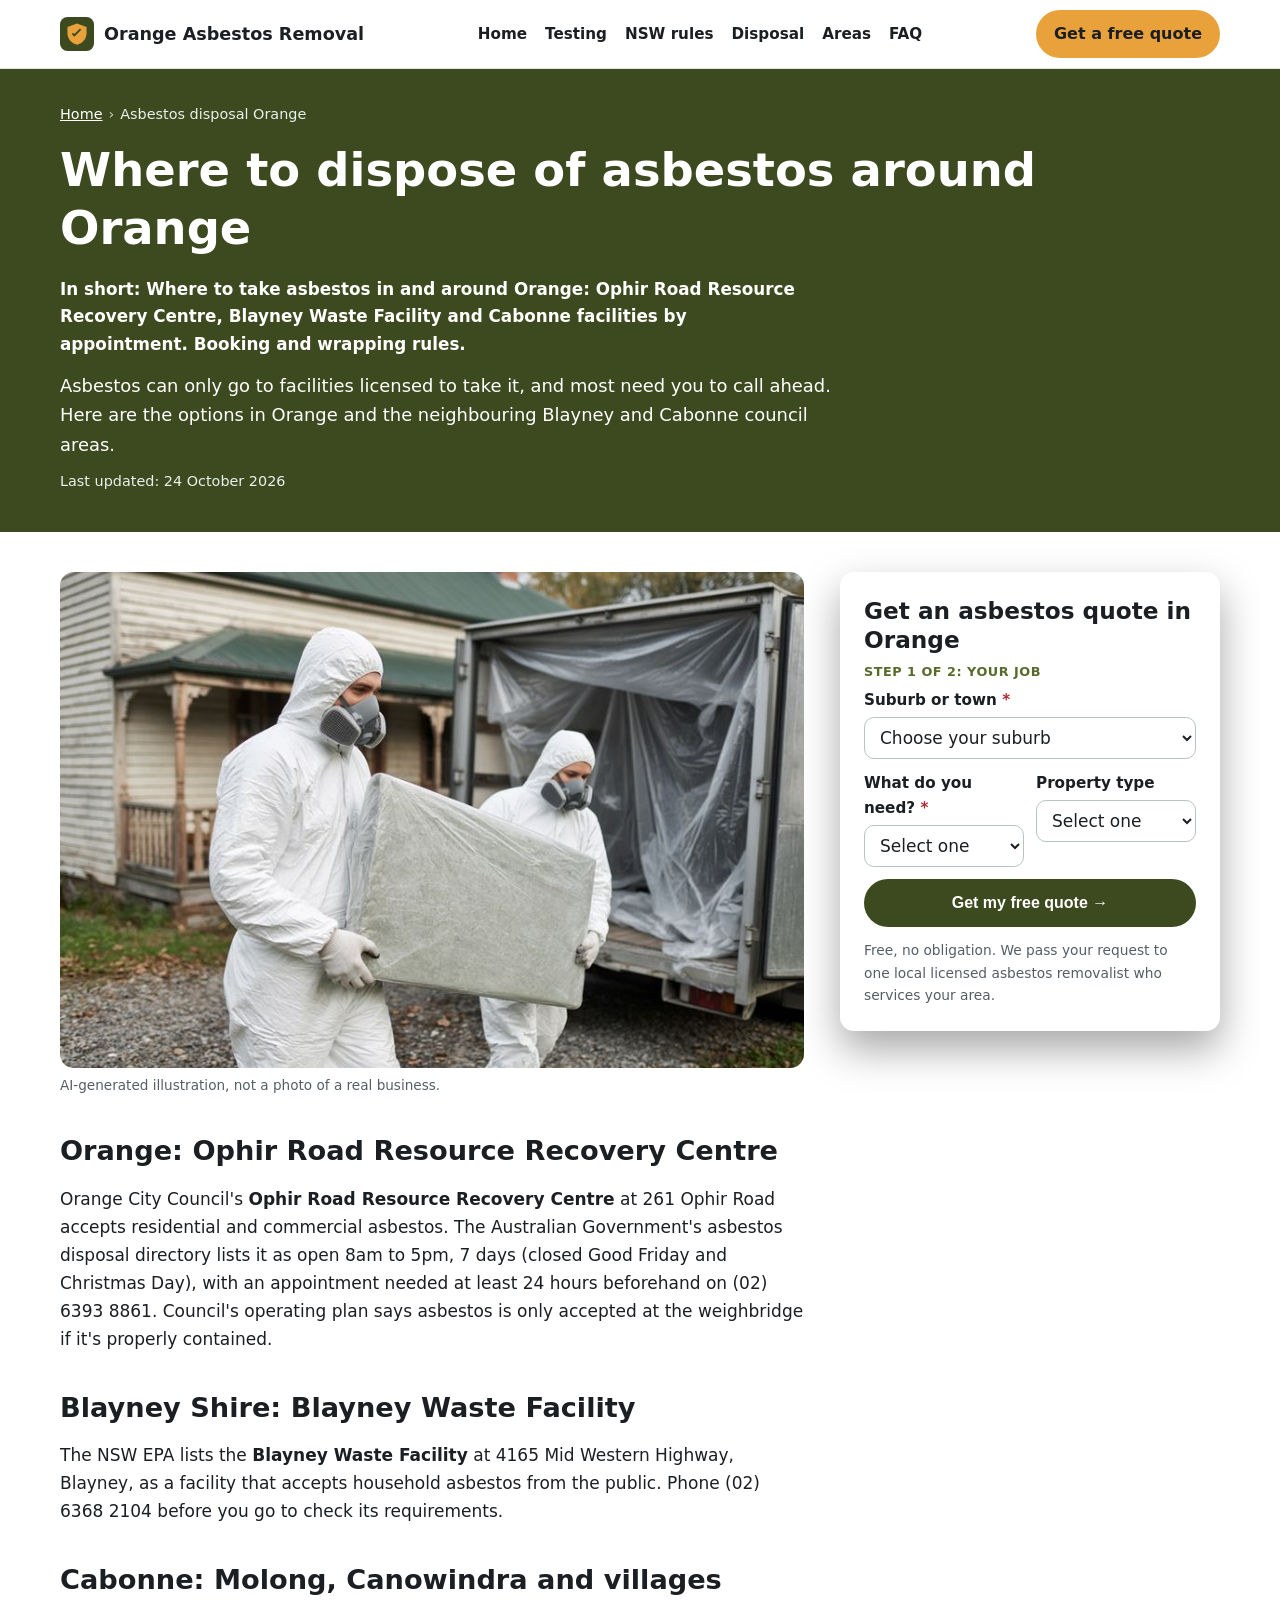
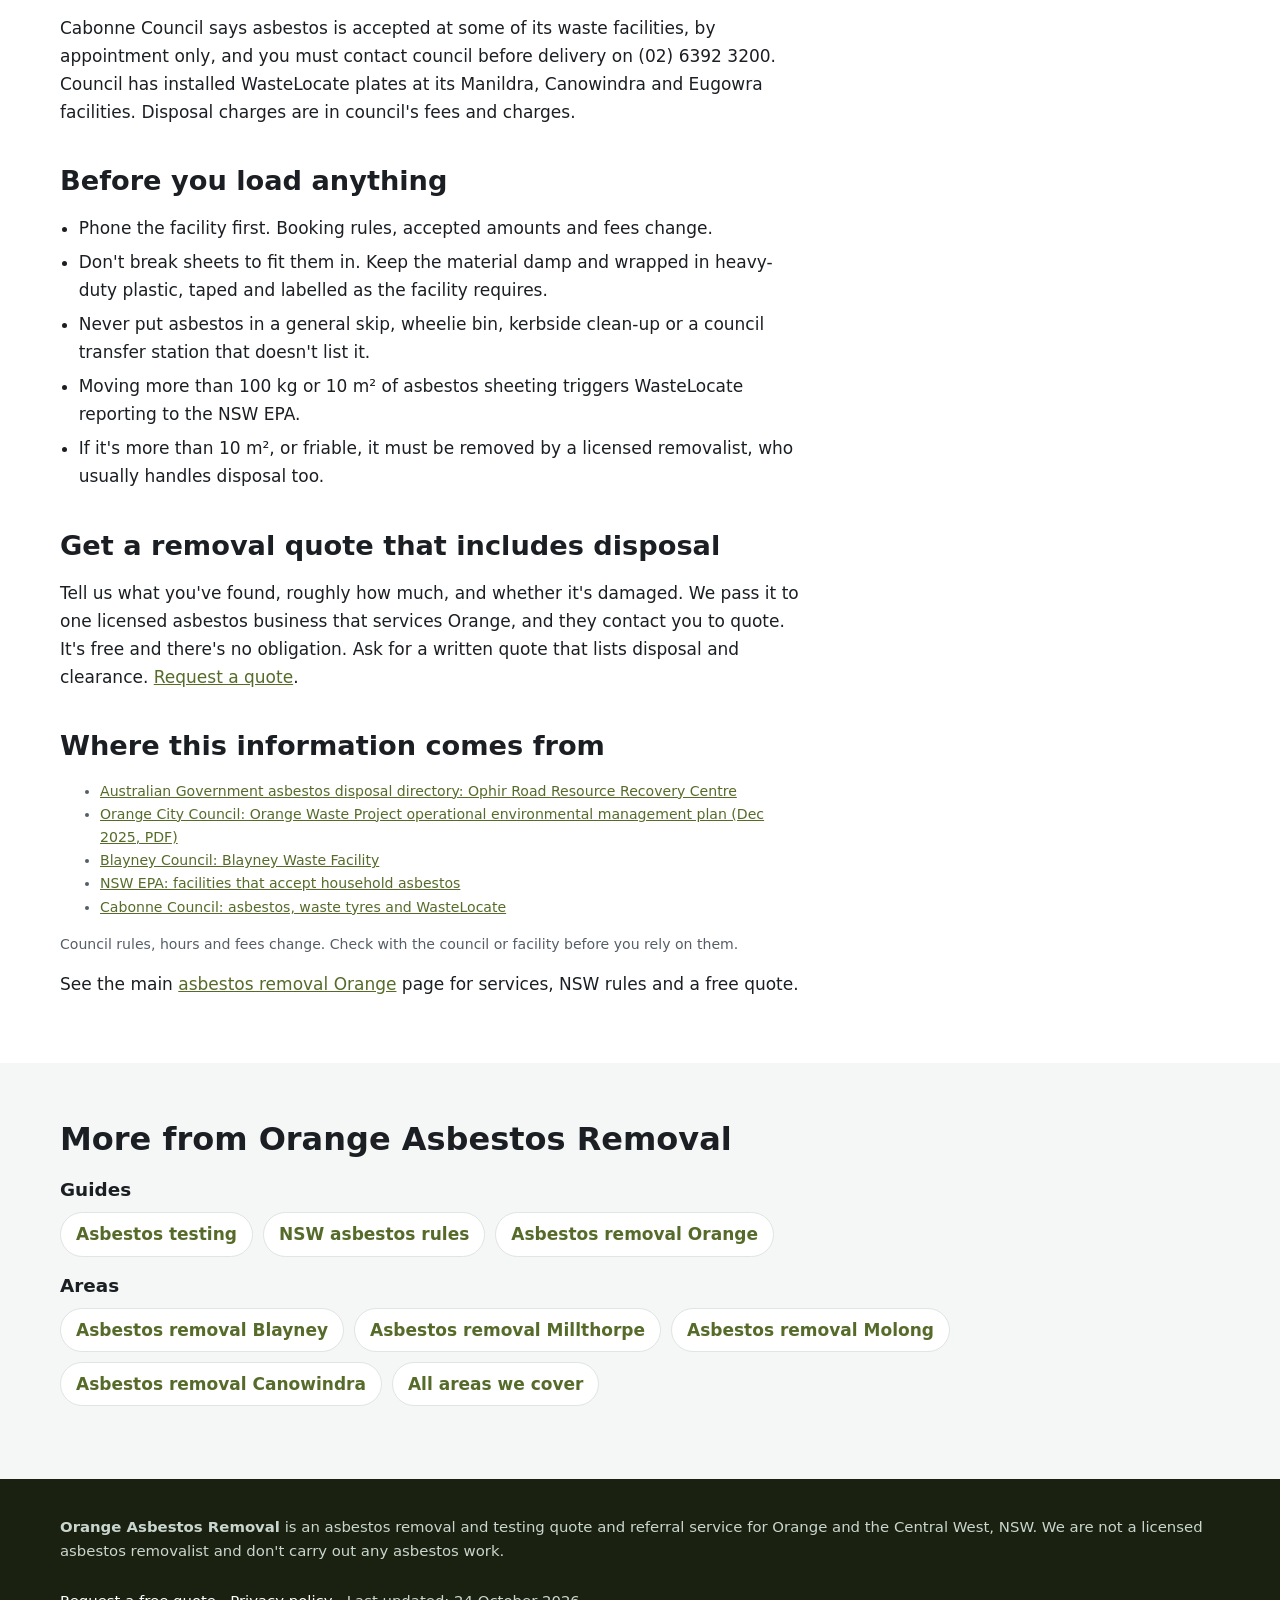
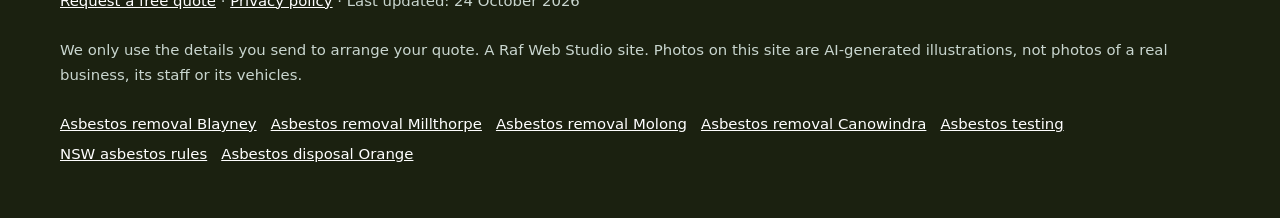
<file: asbestos-disposal-orange/index.html>
<!doctype html>
<html lang="en-AU">
<head>
<meta charset="utf-8">
<meta name="viewport" content="width=device-width, initial-scale=1">
<title>Asbestos Disposal Orange | Where to Take Asbestos &amp; How to Wrap It</title>
<meta name="description" content="Where to take asbestos in and around Orange: Ophir Road Resource Recovery Centre, Blayney Waste Facility and Cabonne facilities by appointment. Booking and wrapping rules.">
<link rel="canonical" href="https://orangeasbestosremoval.com/asbestos-disposal-orange/">
<link rel="icon" href="/favicon.svg" type="image/svg+xml">
<meta name="theme-color" content="#3d4a1f">
<meta property="og:type" content="article">
<meta property="og:locale" content="en_AU">
<meta property="og:site_name" content="Orange Asbestos Removal">
<meta property="og:title" content="Asbestos Disposal Orange | Where to Take Asbestos &amp; How to Wrap It">
<meta property="og:description" content="Where to take asbestos in and around Orange: Ophir Road Resource Recovery Centre, Blayney Waste Facility and Cabonne facilities by appointment. Booking and wrapping rules.">
<meta property="og:url" content="https://orangeasbestosremoval.com/asbestos-disposal-orange/">
<meta property="og:image" content="https://orangeasbestosremoval.com/img/hero.jpg">
<meta name="twitter:card" content="summary_large_image">
<script>document.documentElement.classList.add('js')</script>
<link rel="stylesheet" href="/styles.css">

<!-- Google tag (gtag.js) -->
<script async src="https://www.googletagmanager.com/gtag/js?id=G-VR4GL59S1B"></script>
<script>
  window.dataLayer = window.dataLayer || [];
  function gtag(){dataLayer.push(arguments);}
  gtag('js', new Date());
  gtag('config', 'G-VR4GL59S1B');
</script>

<script type="application/ld+json">
{
 "@context": "https://schema.org",
 "@type": "WebPage",
 "@id": "https://orangeasbestosremoval.com/asbestos-disposal-orange/#webpage",
 "url": "https://orangeasbestosremoval.com/asbestos-disposal-orange/",
 "name": "Asbestos Disposal Orange | Where to Take Asbestos & How to Wrap It",
 "description": "Where to take asbestos in and around Orange: Ophir Road Resource Recovery Centre, Blayney Waste Facility and Cabonne facilities by appointment. Booking and wrapping rules.",
 "inLanguage": "en-AU",
 "dateModified": "2026-10-24",
 "isPartOf": {
  "@id": "https://orangeasbestosremoval.com/#website"
 }
}
</script>
<script type="application/ld+json">
{
 "@context": "https://schema.org",
 "@type": "BreadcrumbList",
 "itemListElement": [
  {
   "@type": "ListItem",
   "position": 1,
   "name": "Home",
   "item": "https://orangeasbestosremoval.com/"
  },
  {
   "@type": "ListItem",
   "position": 2,
   "name": "Asbestos disposal Orange",
   "item": "https://orangeasbestosremoval.com/asbestos-disposal-orange/"
  }
 ]
}
</script>
<script type="application/ld+json">
{
 "@context": "https://schema.org",
 "@type": "Service",
 "@id": "https://orangeasbestosremoval.com/asbestos-disposal-orange/#service",
 "name": "Asbestos removal and disposal quotes in Orange",
 "serviceType": "Asbestos removal",
 "description": "Where to take asbestos in and around Orange: Ophir Road Resource Recovery Centre, Blayney Waste Facility and Cabonne facilities by appointment. Booking and wrapping rules.",
 "url": "https://orangeasbestosremoval.com/asbestos-disposal-orange/",
 "provider": {
  "@type": "Organization",
  "name": "Orange Asbestos Removal",
  "url": "https://orangeasbestosremoval.com/"
 },
 "areaServed": [
  {
   "@type": "Place",
   "name": "Orange, NSW"
  },
  {
   "@type": "Place",
   "name": "Blayney Shire, NSW"
  },
  {
   "@type": "Place",
   "name": "Cabonne, NSW"
  }
 ]
}
</script>
</head>
<body>
<a class="skip-link" href="#main">Skip to content</a>

<header class="site-header">
  <div class="wrap">
    <a class="brand" href="/" aria-label="Orange Asbestos Removal home">
      <svg viewBox="0 0 64 64" aria-hidden="true"><rect width="64" height="64" rx="14" fill="#3d4a1f"/><path d="M32 12 14 19v11c0 11 7.6 19.6 18 22 10.4-2.4 18-11 18-22V19z" fill="#e9a23b"/><path d="M27 37l-5-5 2.5-2.5L27 32l10.5-10.5L40 24z" fill="#3d4a1f"/></svg>
      Orange Asbestos Removal
    </a>
    <nav class="nav" aria-label="Main">
      <a href="/">Home</a>
      <a href="/asbestos-testing/">Testing</a>
      <a href="/nsw-asbestos-removal-rules/">NSW rules</a>
      <a href="/asbestos-disposal-orange/">Disposal</a>
      <a href="/#areas">Areas</a>
      <a href="/#faq">FAQ</a>
    </nav>
    <a class="btn btn-call header-call" href="#quote">Get a free quote</a>
  </div>
</header>

<main id="main">
<section class="page-hero" aria-labelledby="h1">
  <div class="wrap">
    <nav class="crumbs" aria-label="Breadcrumb"><ol><li><a href="https://orangeasbestosremoval.com/">Home</a></li><li aria-current="page">Asbestos disposal Orange</li></ol></nav>
    <h1 id="h1">Where to dispose of asbestos around Orange</h1>
    <p class="summary">In short: Where to take asbestos in and around Orange: Ophir Road Resource Recovery Centre, Blayney Waste Facility and Cabonne facilities by appointment. Booking and wrapping rules.</p>
    <p class="lead">Asbestos can only go to facilities licensed to take it, and most need you to call ahead. Here are the options in Orange and the neighbouring Blayney and Cabonne council areas.</p>
    <p class="updated">Last updated: 24 October 2026</p>
  </div>
</section>
<div class="wrap page-grid">
  <article class="page-body">
<figure><img src="/img/closing.jpg" width="900" height="600" style="aspect-ratio:3/2;object-fit:cover" alt="Illustration of a worker wrapping asbestos sheets in heavy plastic" decoding="async"><figcaption>AI-generated illustration, not a photo of a real business.</figcaption></figure>
<h2>Orange: Ophir Road Resource Recovery Centre</h2>
<p>Orange City Council's <strong>Ophir Road Resource Recovery Centre</strong> at 261 Ophir Road accepts residential and commercial asbestos. The Australian Government's asbestos disposal directory lists it as open 8am to 5pm, 7 days (closed Good Friday and Christmas Day), with an appointment needed at least 24 hours beforehand on (02) 6393 8861. Council's operating plan says asbestos is only accepted at the weighbridge if it's properly contained.</p>
<h2>Blayney Shire: Blayney Waste Facility</h2>
<p>The NSW EPA lists the <strong>Blayney Waste Facility</strong> at 4165 Mid Western Highway, Blayney, as a facility that accepts household asbestos from the public. Phone (02) 6368 2104 before you go to check its requirements.</p>
<h2>Cabonne: Molong, Canowindra and villages</h2>
<p>Cabonne Council says asbestos is accepted at some of its waste facilities, by appointment only, and you must contact council before delivery on (02) 6392 3200. Council has installed WasteLocate plates at its Manildra, Canowindra and Eugowra facilities. Disposal charges are in council's fees and charges.</p>
<h2>Before you load anything</h2>
<ul class="clean"><li>Phone the facility first. Booking rules, accepted amounts and fees change.</li><li>Don't break sheets to fit them in. Keep the material damp and wrapped in heavy-duty plastic, taped and labelled as the facility requires.</li><li>Never put asbestos in a general skip, wheelie bin, kerbside clean-up or a council transfer station that doesn't list it.</li><li>Moving more than 100 kg or 10 m² of asbestos sheeting triggers WasteLocate reporting to the NSW EPA.</li><li>If it's more than 10 m², or friable, it must be removed by a licensed removalist, who usually handles disposal too.</li></ul>
<h2>Get a removal quote that includes disposal</h2>
<p>Tell us what you've found, roughly how much, and whether it's damaged. We pass it to one licensed asbestos business that services Orange, and they contact you to quote. It's free and there's no obligation. Ask for a written quote that lists disposal and clearance. <a href="#quote">Request a quote</a>.</p>
<h2>Where this information comes from</h2>
<ul class="sources"><li><a href="https://www.asbestossafety.gov.au/node/264" rel="noopener">Australian Government asbestos disposal directory: Ophir Road Resource Recovery Centre</a></li><li><a href="https://www.orange.nsw.gov.au/wp-content/uploads/2026/01/Operational-Environmental-Management-Plan-OEMP-Volume-1a-Orange-Waste-Project-December-2025.pdf" rel="noopener">Orange City Council: Orange Waste Project operational environmental management plan (Dec 2025, PDF)</a></li><li><a href="https://www.blayney.nsw.gov.au/your-place/waste/blayney-waste-facility" rel="noopener">Blayney Council: Blayney Waste Facility</a></li><li><a href="https://www.epa.nsw.gov.au/Your-environment/Household-building-and-renovation/dealing-with-household-asbestos/facilities-accept-household-asbestos" rel="noopener">NSW EPA: facilities that accept household asbestos</a></li><li><a href="https://www.cabonne.nsw.gov.au/Services/Waste-and-Recycling/Asbestos-Waste-Tyres-WasteLocate" rel="noopener">Cabonne Council: asbestos, waste tyres and WasteLocate</a></li></ul>
<p class="sources">Council rules, hours and fees change. Check with the council or facility before you rely on them.</p>

<p class="home-link">See the main <a href="/">asbestos removal Orange</a> page for services, NSW rules and a free quote.</p>
  </article>
  <aside class="page-aside">
    <div class="hero-form-card" id="quote">
      <h2 id="quote-h">Get an asbestos quote in Orange</h2>
      <form class="quote-form two-step" id="quote-form" action="https://formsubmit.co/924b6a2abc5c1424681858f36b602953" method="post" novalidate>
        <input type="hidden" name="_subject" value="New quote request – orangeasbestosremoval.com">
        <input type="hidden" name="_captcha" value="true">
        <input type="hidden" name="_template" value="table">
        <input type="hidden" name="_next" value="https://orangeasbestosremoval.com/thanks.html">
        <input type="text" name="_honey" style="display:none" tabindex="-1" autocomplete="off" aria-hidden="true">
        <input type="hidden" name="source" value="orangeasbestosremoval.com">
        <input type="hidden" name="page" value="/asbestos-disposal-orange/">
        <fieldset class="step step-1">
          <legend class="step-label">Step 1 of 2: your job</legend>
          <div class="full"><label for="suburb">Suburb or town <span class="req" aria-hidden="true">*</span></label>
            <select id="suburb" name="suburb" required><option value="">Choose your suburb</option><option>Orange</option><option>Glenroi</option><option>Bowen</option><option>Calare</option><option>Bletchington</option><option>Warrendine</option><option>Shadforth</option><option>Spring Hill</option><option>Lucknow</option><option>Millthorpe</option><option>Blayney</option><option>Molong</option><option>Borenore</option><option>Nashdale</option><option>Canowindra</option><option>Cudal</option><option>Manildra</option><option>Clifton Grove</option><option>Ammerdown</option><option value="Other">Other (tell us below)</option></select></div>
          <div class="full other-wrap"><label for="suburb_other">Other suburb or town</label><input id="suburb_other" name="suburb_other" type="text" autocomplete="address-level2"></div>
          <div><label for="service">What do you need? <span class="req" aria-hidden="true">*</span></label>
            <select id="service" name="service_type" required><option value="">Select one</option><option>Asbestos testing / inspection</option><option>Bonded (fibro) removal</option><option>Friable asbestos removal</option><option>Asbestos roof removal</option><option>Storm or fire damage</option><option>Not sure, need advice</option></select></div>
          <div><label for="property">Property type</label>
            <select id="property" name="property_type"><option value="Not sure">Select one</option><option>House</option><option>Shed, garage or carport</option><option>Unit or strata</option><option>Farm or rural building</option><option>Commercial or industrial</option></select></div>
          <div class="full js-only"><button class="btn btn-primary btn-block" type="button" id="to-step-2">Get my free quote →</button></div>
          <p class="microcopy full">Free, no obligation. We pass your request to one local licensed asbestos removalist who services your area.</p>
          <p class="form-error full" id="step1-error" role="alert" hidden>Please choose your suburb and what you need.</p>
        </fieldset>
        <fieldset class="step step-2" id="step-2">
          <legend class="step-label">Step 2 of 2: your details</legend>
          <div><label for="name">Name <span class="req" aria-hidden="true">*</span></label><input id="name" name="name" type="text" autocomplete="name" required></div>
          <div><label for="phone">Phone <span class="req" aria-hidden="true">*</span></label><input id="phone" name="phone" type="tel" autocomplete="tel" inputmode="tel" required></div>
          <div><label for="email">Email</label><input id="email" name="email" type="email" autocomplete="email"></div>
          <div><label for="date">Preferred date</label><input id="date" name="preferred_date" type="date"></div>
          <div class="full"><label for="message">Anything else?</label><textarea id="message" name="message" rows="2" placeholder="e.g. fibro shed about 20 m², bathroom wall, AC roof on a farm shed"></textarea></div>
          <p class="consent full">By sending this form you agree we can share your details with one local licensed asbestos removalist so they can quote for your job. See our <a href="/privacy.html">privacy policy</a>.</p>
          <div class="full step2-actions"><button class="btn btn-primary" type="submit">Send my quote request</button><button class="btn-link js-only" type="button" id="back-1">← Back</button></div>
        </fieldset>
      </form>
    </div>
  </aside>
</div>
<section class="alt" aria-labelledby="more-h">
  <div class="wrap">
    <h2 id="more-h">More from Orange Asbestos Removal</h2>
    <h3>Guides</h3>
    <ul class="link-list"><li><a href="/asbestos-testing/">Asbestos testing</a></li><li><a href="/nsw-asbestos-removal-rules/">NSW asbestos rules</a></li><li><a href="/">Asbestos removal Orange</a></li></ul>
    <h3>Areas</h3>
    <ul class="link-list"><li><a href="/asbestos-removal-blayney/">Asbestos removal Blayney</a></li><li><a href="/asbestos-removal-millthorpe/">Asbestos removal Millthorpe</a></li><li><a href="/asbestos-removal-molong/">Asbestos removal Molong</a></li><li><a href="/asbestos-removal-canowindra/">Asbestos removal Canowindra</a></li><li><a href="/#areas">All areas we cover</a></li></ul>
  </div>
</section>
</main>

<footer class="site-footer">
  <div class="wrap">
    <p><strong>Orange Asbestos Removal</strong> is an asbestos removal and testing quote and referral service for Orange and the Central West, NSW. We are not a licensed asbestos removalist and don't carry out any asbestos work.</p>
    <p><a href="#quote">Request a free quote</a> · <a href="/privacy.html">Privacy policy</a> · Last updated: 24 October 2026</p>
    <p>We only use the details you send to arrange your quote. A Raf Web Studio site. Photos on this site are AI-generated illustrations, not photos of a real business, its staff or its vehicles.</p>
    <p class="footer-links"><a href="/asbestos-removal-blayney/">Asbestos removal Blayney</a> <a href="/asbestos-removal-millthorpe/">Asbestos removal Millthorpe</a> <a href="/asbestos-removal-molong/">Asbestos removal Molong</a> <a href="/asbestos-removal-canowindra/">Asbestos removal Canowindra</a> <a href="/asbestos-testing/">Asbestos testing</a> <a href="/nsw-asbestos-removal-rules/">NSW asbestos rules</a> <a href="/asbestos-disposal-orange/">Asbestos disposal Orange</a></p>
  </div>
</footer>

<div class="mobile-call" aria-label="Quick contact">
  <a class="btn btn-call" href="#quote">Get a free quote</a>
</div>
<script src="/form.js" defer></script>
</body>
</html>
</file>
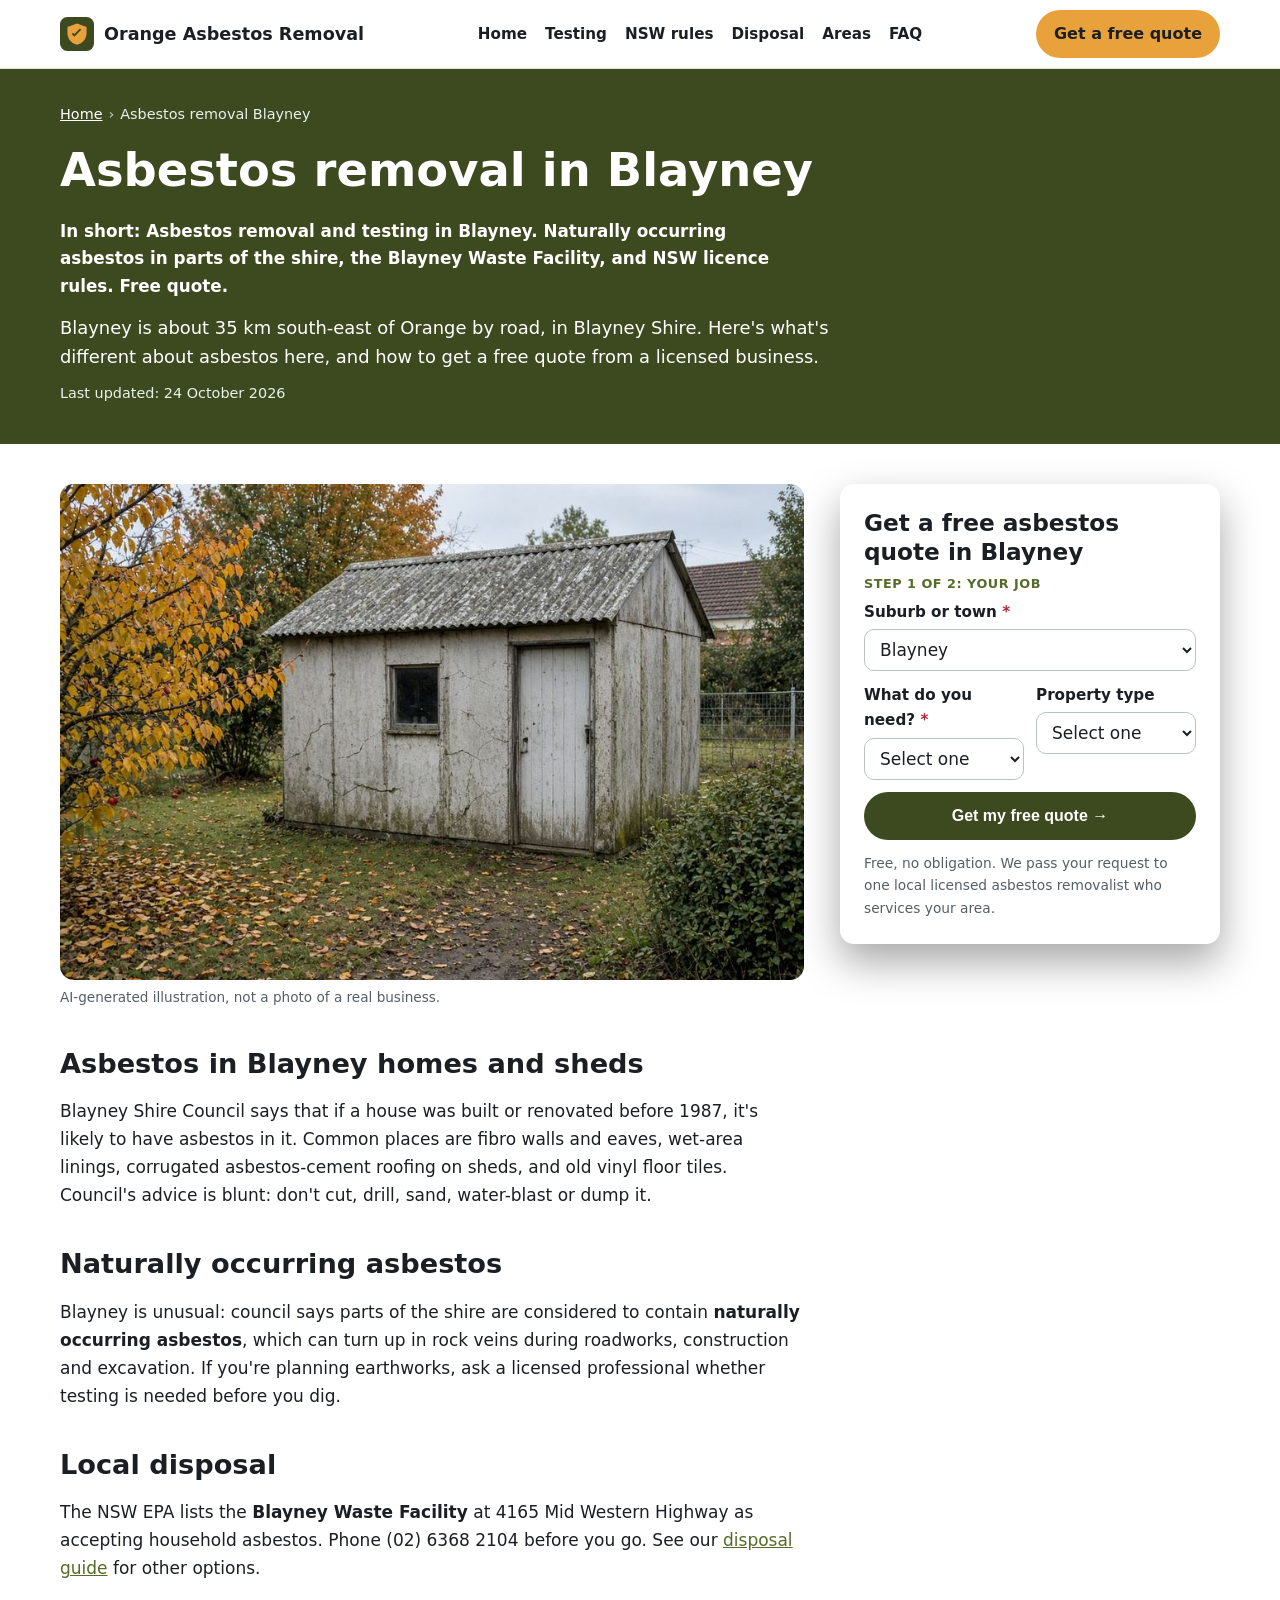
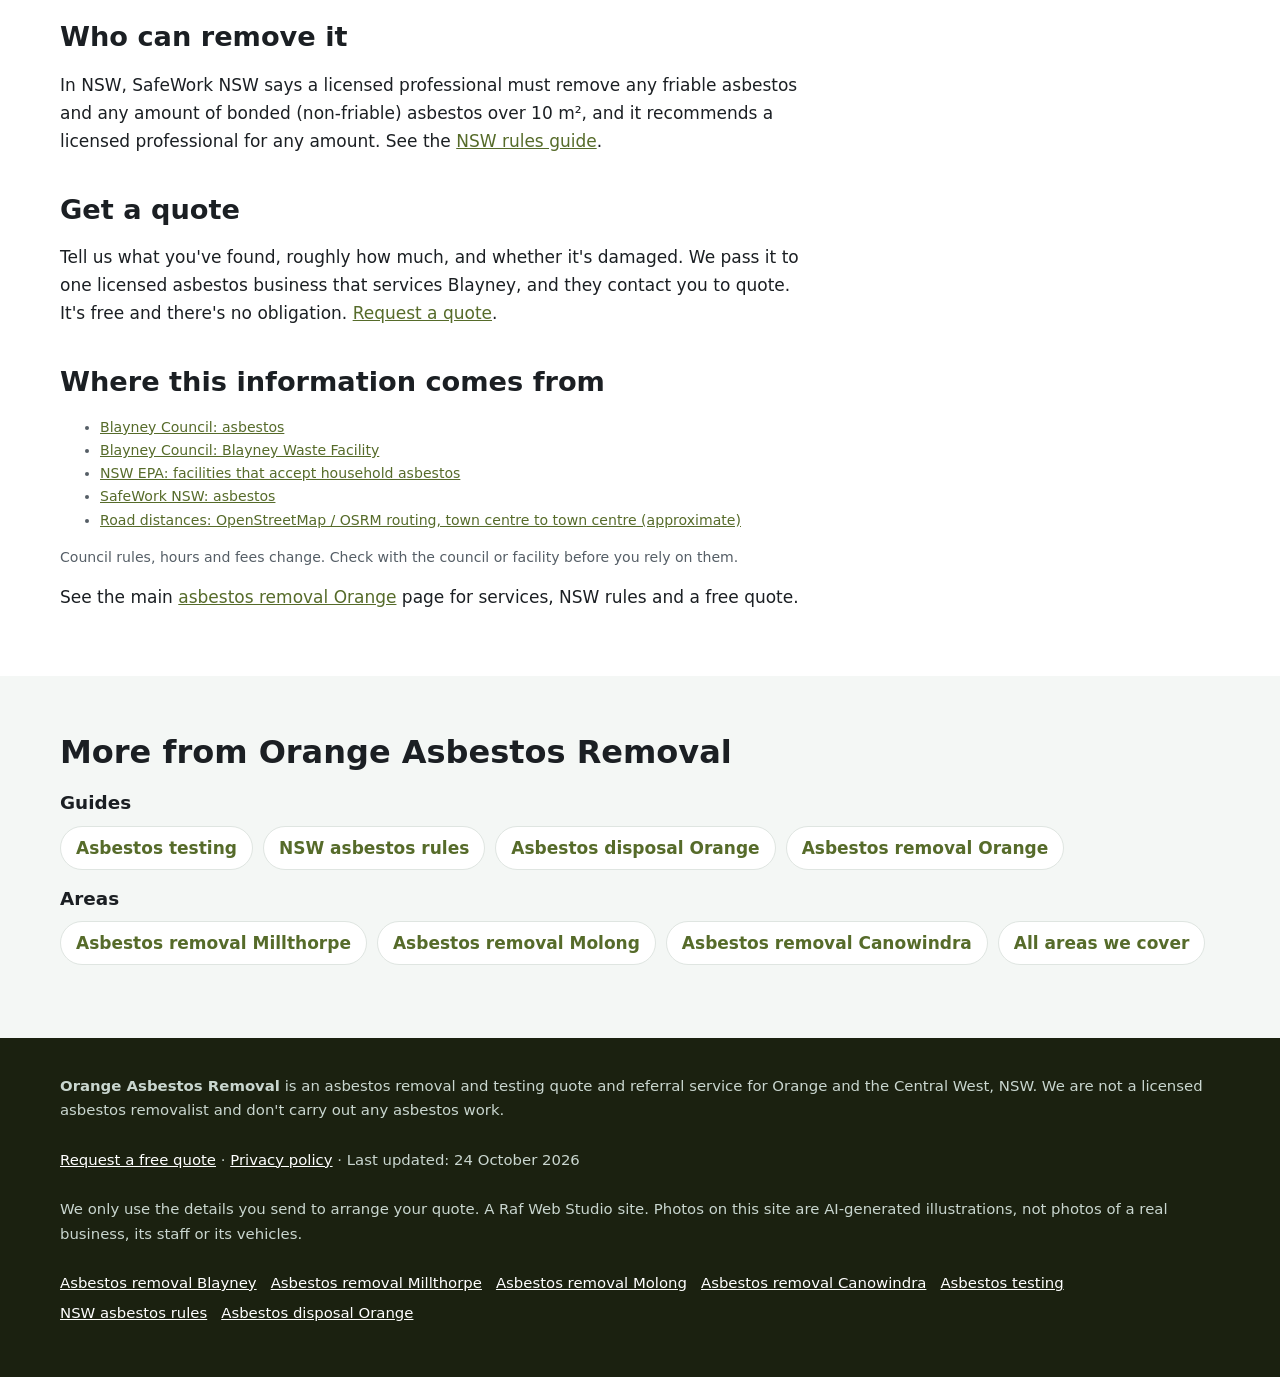
<file: asbestos-removal-blayney/index.html>
<!doctype html>
<html lang="en-AU">
<head>
<meta charset="utf-8">
<meta name="viewport" content="width=device-width, initial-scale=1">
<title>Asbestos Removal Blayney | Licensed Removal &amp; Testing Quotes, Blayney NSW</title>
<meta name="description" content="Asbestos removal and testing in Blayney. Naturally occurring asbestos in parts of the shire, the Blayney Waste Facility, and NSW licence rules. Free quote.">
<link rel="canonical" href="https://orangeasbestosremoval.com/asbestos-removal-blayney/">
<link rel="icon" href="/favicon.svg" type="image/svg+xml">
<meta name="theme-color" content="#3d4a1f">
<meta property="og:type" content="article">
<meta property="og:locale" content="en_AU">
<meta property="og:site_name" content="Orange Asbestos Removal">
<meta property="og:title" content="Asbestos Removal Blayney | Licensed Removal &amp; Testing Quotes, Blayney NSW">
<meta property="og:description" content="Asbestos removal and testing in Blayney. Naturally occurring asbestos in parts of the shire, the Blayney Waste Facility, and NSW licence rules. Free quote.">
<meta property="og:url" content="https://orangeasbestosremoval.com/asbestos-removal-blayney/">
<meta property="og:image" content="https://orangeasbestosremoval.com/img/hero.jpg">
<meta name="twitter:card" content="summary_large_image">
<script>document.documentElement.classList.add('js')</script>
<link rel="stylesheet" href="/styles.css">

<!-- Google tag (gtag.js) -->
<script async src="https://www.googletagmanager.com/gtag/js?id=G-VR4GL59S1B"></script>
<script>
  window.dataLayer = window.dataLayer || [];
  function gtag(){dataLayer.push(arguments);}
  gtag('js', new Date());
  gtag('config', 'G-VR4GL59S1B');
</script>

<script type="application/ld+json">
{
 "@context": "https://schema.org",
 "@type": "WebPage",
 "@id": "https://orangeasbestosremoval.com/asbestos-removal-blayney/#webpage",
 "url": "https://orangeasbestosremoval.com/asbestos-removal-blayney/",
 "name": "Asbestos Removal Blayney | Licensed Removal & Testing Quotes, Blayney NSW",
 "description": "Asbestos removal and testing in Blayney. Naturally occurring asbestos in parts of the shire, the Blayney Waste Facility, and NSW licence rules. Free quote.",
 "inLanguage": "en-AU",
 "dateModified": "2026-10-24",
 "isPartOf": {
  "@id": "https://orangeasbestosremoval.com/#website"
 }
}
</script>
<script type="application/ld+json">
{
 "@context": "https://schema.org",
 "@type": "BreadcrumbList",
 "itemListElement": [
  {
   "@type": "ListItem",
   "position": 1,
   "name": "Home",
   "item": "https://orangeasbestosremoval.com/"
  },
  {
   "@type": "ListItem",
   "position": 2,
   "name": "Asbestos removal Blayney",
   "item": "https://orangeasbestosremoval.com/asbestos-removal-blayney/"
  }
 ]
}
</script>
<script type="application/ld+json">
{
 "@context": "https://schema.org",
 "@type": "Service",
 "@id": "https://orangeasbestosremoval.com/asbestos-removal-blayney/#service",
 "name": "Asbestos removal and testing quotes in Blayney",
 "serviceType": "Asbestos removal",
 "description": "Asbestos removal and testing in Blayney. Naturally occurring asbestos in parts of the shire, the Blayney Waste Facility, and NSW licence rules. Free quote.",
 "url": "https://orangeasbestosremoval.com/asbestos-removal-blayney/",
 "provider": {
  "@type": "Organization",
  "name": "Orange Asbestos Removal",
  "url": "https://orangeasbestosremoval.com/"
 },
 "areaServed": [
  {
   "@type": "Place",
   "name": "Blayney, NSW"
  }
 ]
}
</script>
</head>
<body>
<a class="skip-link" href="#main">Skip to content</a>

<header class="site-header">
  <div class="wrap">
    <a class="brand" href="/" aria-label="Orange Asbestos Removal home">
      <svg viewBox="0 0 64 64" aria-hidden="true"><rect width="64" height="64" rx="14" fill="#3d4a1f"/><path d="M32 12 14 19v11c0 11 7.6 19.6 18 22 10.4-2.4 18-11 18-22V19z" fill="#e9a23b"/><path d="M27 37l-5-5 2.5-2.5L27 32l10.5-10.5L40 24z" fill="#3d4a1f"/></svg>
      Orange Asbestos Removal
    </a>
    <nav class="nav" aria-label="Main">
      <a href="/">Home</a>
      <a href="/asbestos-testing/">Testing</a>
      <a href="/nsw-asbestos-removal-rules/">NSW rules</a>
      <a href="/asbestos-disposal-orange/">Disposal</a>
      <a href="/#areas">Areas</a>
      <a href="/#faq">FAQ</a>
    </nav>
    <a class="btn btn-call header-call" href="#quote">Get a free quote</a>
  </div>
</header>

<main id="main">
<section class="page-hero" aria-labelledby="h1">
  <div class="wrap">
    <nav class="crumbs" aria-label="Breadcrumb"><ol><li><a href="https://orangeasbestosremoval.com/">Home</a></li><li aria-current="page">Asbestos removal Blayney</li></ol></nav>
    <h1 id="h1">Asbestos removal in Blayney</h1>
    <p class="summary">In short: Asbestos removal and testing in Blayney. Naturally occurring asbestos in parts of the shire, the Blayney Waste Facility, and NSW licence rules. Free quote.</p>
    <p class="lead">Blayney is about 35 km south-east of Orange by road, in Blayney Shire. Here's what's different about asbestos here, and how to get a free quote from a licensed business.</p>
    <p class="updated">Last updated: 24 October 2026</p>
  </div>
</section>
<div class="wrap page-grid">
  <article class="page-body">
<figure><img src="/img/card-shed.jpg" width="900" height="600" style="aspect-ratio:3/2;object-fit:cover" alt="Illustration of an old farm shed with asbestos-cement roofing" decoding="async"><figcaption>AI-generated illustration, not a photo of a real business.</figcaption></figure>
<h2>Asbestos in Blayney homes and sheds</h2>
<p>Blayney Shire Council says that if a house was built or renovated before 1987, it's likely to have asbestos in it. Common places are fibro walls and eaves, wet-area linings, corrugated asbestos-cement roofing on sheds, and old vinyl floor tiles. Council's advice is blunt: don't cut, drill, sand, water-blast or dump it.</p>
<h2>Naturally occurring asbestos</h2>
<p>Blayney is unusual: council says parts of the shire are considered to contain <strong>naturally occurring asbestos</strong>, which can turn up in rock veins during roadworks, construction and excavation. If you're planning earthworks, ask a licensed professional whether testing is needed before you dig.</p>
<h2>Local disposal</h2>
<p>The NSW EPA lists the <strong>Blayney Waste Facility</strong> at 4165 Mid Western Highway as accepting household asbestos. Phone (02) 6368 2104 before you go. See our <a href="/asbestos-disposal-orange/">disposal guide</a> for other options.</p>
<h2>Who can remove it</h2>
<p>In NSW, SafeWork NSW says a licensed professional must remove any friable asbestos and any amount of bonded (non-friable) asbestos over 10 m², and it recommends a licensed professional for any amount. See the <a href="/nsw-asbestos-removal-rules/">NSW rules guide</a>.</p>
<h2>Get a quote</h2>
<p>Tell us what you've found, roughly how much, and whether it's damaged. We pass it to one licensed asbestos business that services Blayney, and they contact you to quote. It's free and there's no obligation. <a href="#quote">Request a quote</a>.</p>
<h2>Where this information comes from</h2>
<ul class="sources"><li><a href="https://www.blayney.nsw.gov.au/your-place/waste/asbestos" rel="noopener">Blayney Council: asbestos</a></li><li><a href="https://www.blayney.nsw.gov.au/your-place/waste/blayney-waste-facility" rel="noopener">Blayney Council: Blayney Waste Facility</a></li><li><a href="https://www.epa.nsw.gov.au/Your-environment/Household-building-and-renovation/dealing-with-household-asbestos/facilities-accept-household-asbestos" rel="noopener">NSW EPA: facilities that accept household asbestos</a></li><li><a href="https://www.safework.nsw.gov.au/hazards-a-z/asbestos" rel="noopener">SafeWork NSW: asbestos</a></li><li><a href="https://www.openstreetmap.org/" rel="noopener">Road distances: OpenStreetMap / OSRM routing, town centre to town centre (approximate)</a></li></ul>
<p class="sources">Council rules, hours and fees change. Check with the council or facility before you rely on them.</p>

<p class="home-link">See the main <a href="/">asbestos removal Orange</a> page for services, NSW rules and a free quote.</p>
  </article>
  <aside class="page-aside">
    <div class="hero-form-card" id="quote">
      <h2 id="quote-h">Get a free asbestos quote in Blayney</h2>
      <form class="quote-form two-step" id="quote-form" action="https://formsubmit.co/924b6a2abc5c1424681858f36b602953" method="post" novalidate>
        <input type="hidden" name="_subject" value="New quote request – orangeasbestosremoval.com">
        <input type="hidden" name="_captcha" value="true">
        <input type="hidden" name="_template" value="table">
        <input type="hidden" name="_next" value="https://orangeasbestosremoval.com/thanks.html">
        <input type="text" name="_honey" style="display:none" tabindex="-1" autocomplete="off" aria-hidden="true">
        <input type="hidden" name="source" value="orangeasbestosremoval.com">
        <input type="hidden" name="page" value="/asbestos-removal-blayney/">
        <fieldset class="step step-1">
          <legend class="step-label">Step 1 of 2: your job</legend>
          <div class="full"><label for="suburb">Suburb or town <span class="req" aria-hidden="true">*</span></label>
            <select id="suburb" name="suburb" required><option value="">Choose your suburb</option><option>Orange</option><option>Glenroi</option><option>Bowen</option><option>Calare</option><option>Bletchington</option><option>Warrendine</option><option>Shadforth</option><option>Spring Hill</option><option>Lucknow</option><option>Millthorpe</option><option selected>Blayney</option><option>Molong</option><option>Borenore</option><option>Nashdale</option><option>Canowindra</option><option>Cudal</option><option>Manildra</option><option>Clifton Grove</option><option>Ammerdown</option><option value="Other">Other (tell us below)</option></select></div>
          <div class="full other-wrap"><label for="suburb_other">Other suburb or town</label><input id="suburb_other" name="suburb_other" type="text" autocomplete="address-level2"></div>
          <div><label for="service">What do you need? <span class="req" aria-hidden="true">*</span></label>
            <select id="service" name="service_type" required><option value="">Select one</option><option>Asbestos testing / inspection</option><option>Bonded (fibro) removal</option><option>Friable asbestos removal</option><option>Asbestos roof removal</option><option>Storm or fire damage</option><option>Not sure, need advice</option></select></div>
          <div><label for="property">Property type</label>
            <select id="property" name="property_type"><option value="Not sure">Select one</option><option>House</option><option>Shed, garage or carport</option><option>Unit or strata</option><option>Farm or rural building</option><option>Commercial or industrial</option></select></div>
          <div class="full js-only"><button class="btn btn-primary btn-block" type="button" id="to-step-2">Get my free quote →</button></div>
          <p class="microcopy full">Free, no obligation. We pass your request to one local licensed asbestos removalist who services your area.</p>
          <p class="form-error full" id="step1-error" role="alert" hidden>Please choose your suburb and what you need.</p>
        </fieldset>
        <fieldset class="step step-2" id="step-2">
          <legend class="step-label">Step 2 of 2: your details</legend>
          <div><label for="name">Name <span class="req" aria-hidden="true">*</span></label><input id="name" name="name" type="text" autocomplete="name" required></div>
          <div><label for="phone">Phone <span class="req" aria-hidden="true">*</span></label><input id="phone" name="phone" type="tel" autocomplete="tel" inputmode="tel" required></div>
          <div><label for="email">Email</label><input id="email" name="email" type="email" autocomplete="email"></div>
          <div><label for="date">Preferred date</label><input id="date" name="preferred_date" type="date"></div>
          <div class="full"><label for="message">Anything else?</label><textarea id="message" name="message" rows="2" placeholder="e.g. fibro shed about 20 m², bathroom wall, AC roof on a farm shed"></textarea></div>
          <p class="consent full">By sending this form you agree we can share your details with one local licensed asbestos removalist so they can quote for your job. See our <a href="/privacy.html">privacy policy</a>.</p>
          <div class="full step2-actions"><button class="btn btn-primary" type="submit">Send my quote request</button><button class="btn-link js-only" type="button" id="back-1">← Back</button></div>
        </fieldset>
      </form>
    </div>
  </aside>
</div>
<section class="alt" aria-labelledby="more-h">
  <div class="wrap">
    <h2 id="more-h">More from Orange Asbestos Removal</h2>
    <h3>Guides</h3>
    <ul class="link-list"><li><a href="/asbestos-testing/">Asbestos testing</a></li><li><a href="/nsw-asbestos-removal-rules/">NSW asbestos rules</a></li><li><a href="/asbestos-disposal-orange/">Asbestos disposal Orange</a></li><li><a href="/">Asbestos removal Orange</a></li></ul>
    <h3>Areas</h3>
    <ul class="link-list"><li><a href="/asbestos-removal-millthorpe/">Asbestos removal Millthorpe</a></li><li><a href="/asbestos-removal-molong/">Asbestos removal Molong</a></li><li><a href="/asbestos-removal-canowindra/">Asbestos removal Canowindra</a></li><li><a href="/#areas">All areas we cover</a></li></ul>
  </div>
</section>
</main>

<footer class="site-footer">
  <div class="wrap">
    <p><strong>Orange Asbestos Removal</strong> is an asbestos removal and testing quote and referral service for Orange and the Central West, NSW. We are not a licensed asbestos removalist and don't carry out any asbestos work.</p>
    <p><a href="#quote">Request a free quote</a> · <a href="/privacy.html">Privacy policy</a> · Last updated: 24 October 2026</p>
    <p>We only use the details you send to arrange your quote. A Raf Web Studio site. Photos on this site are AI-generated illustrations, not photos of a real business, its staff or its vehicles.</p>
    <p class="footer-links"><a href="/asbestos-removal-blayney/">Asbestos removal Blayney</a> <a href="/asbestos-removal-millthorpe/">Asbestos removal Millthorpe</a> <a href="/asbestos-removal-molong/">Asbestos removal Molong</a> <a href="/asbestos-removal-canowindra/">Asbestos removal Canowindra</a> <a href="/asbestos-testing/">Asbestos testing</a> <a href="/nsw-asbestos-removal-rules/">NSW asbestos rules</a> <a href="/asbestos-disposal-orange/">Asbestos disposal Orange</a></p>
  </div>
</footer>

<div class="mobile-call" aria-label="Quick contact">
  <a class="btn btn-call" href="#quote">Get a free quote</a>
</div>
<script src="/form.js" defer></script>
</body>
</html>
</file>
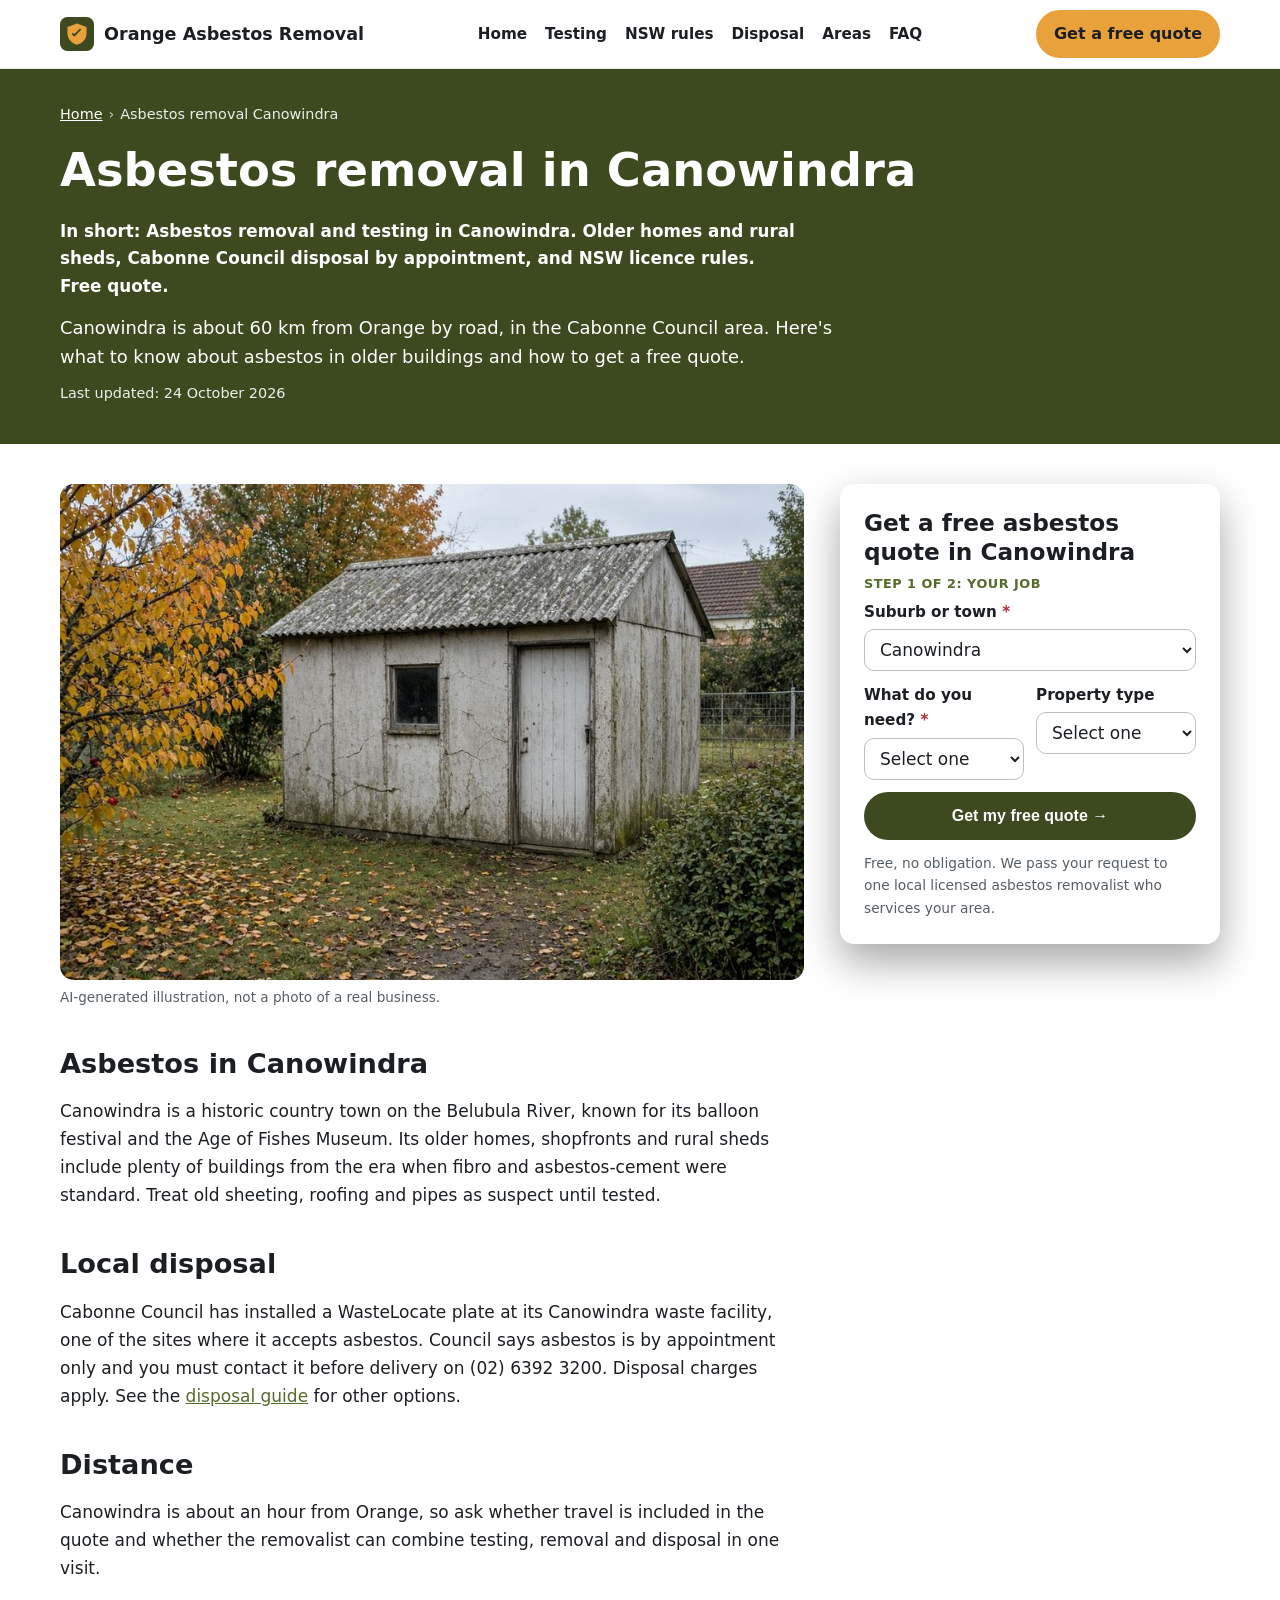
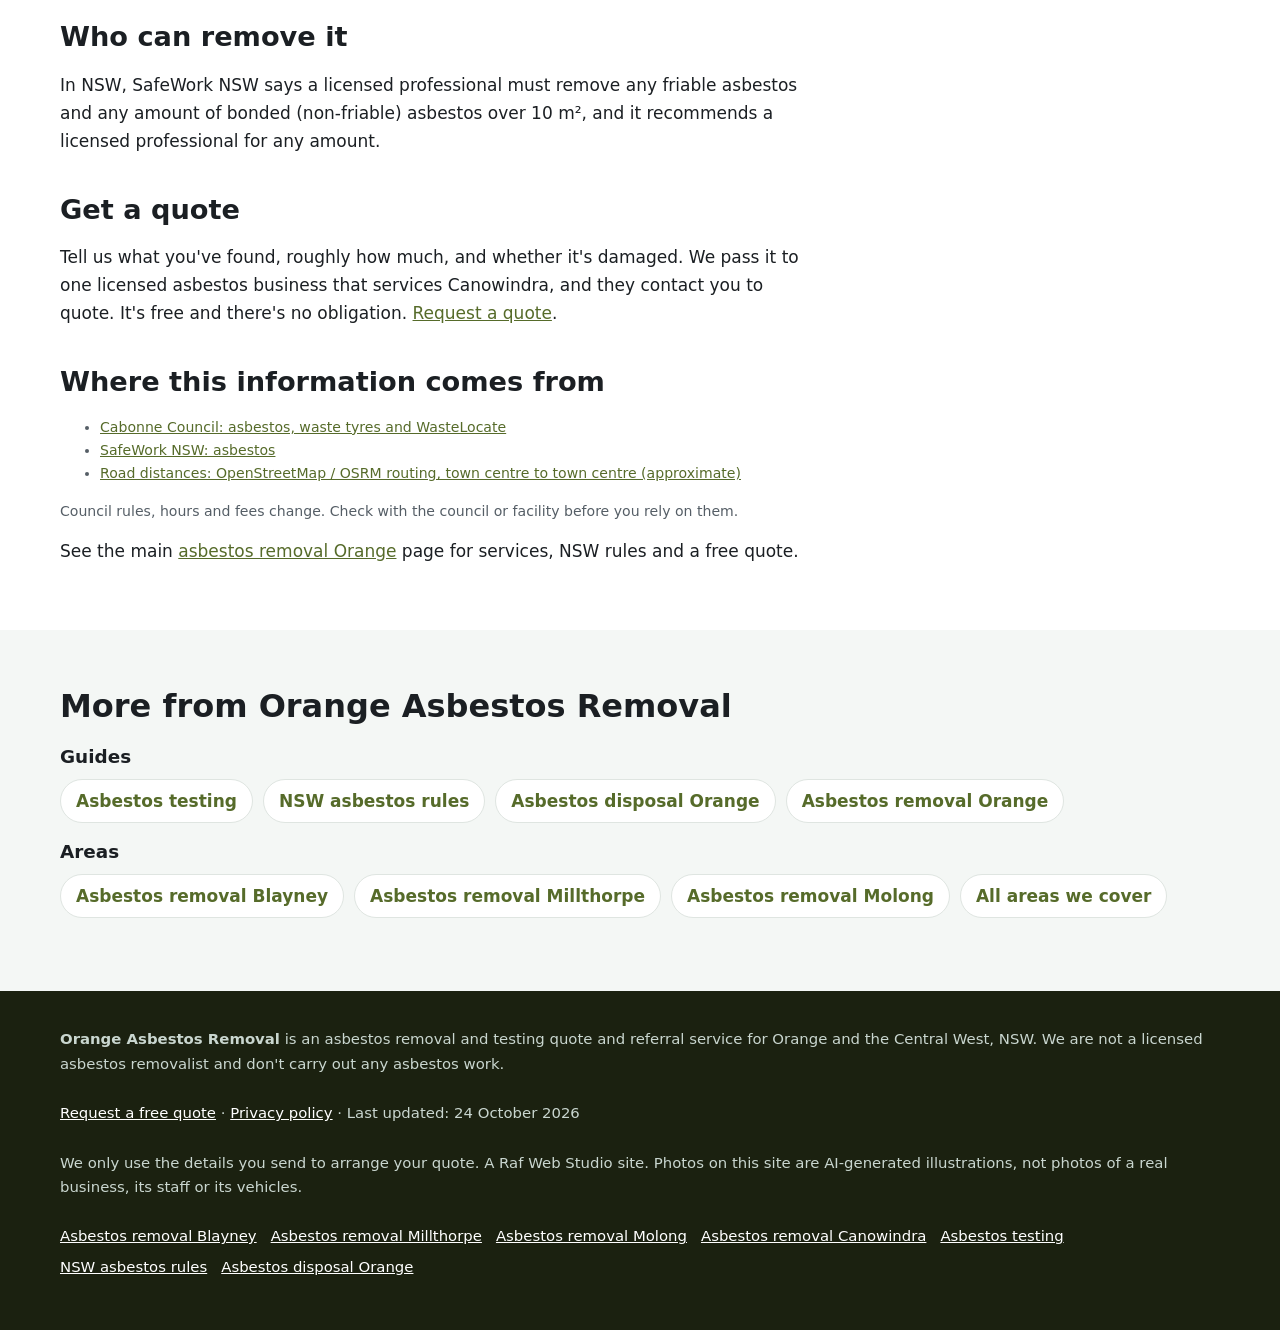
<file: asbestos-removal-canowindra/index.html>
<!doctype html>
<html lang="en-AU">
<head>
<meta charset="utf-8">
<meta name="viewport" content="width=device-width, initial-scale=1">
<title>Asbestos Removal Canowindra | Licensed Removal &amp; Testing Quotes</title>
<meta name="description" content="Asbestos removal and testing in Canowindra. Older homes and rural sheds, Cabonne Council disposal by appointment, and NSW licence rules. Free quote.">
<link rel="canonical" href="https://orangeasbestosremoval.com/asbestos-removal-canowindra/">
<link rel="icon" href="/favicon.svg" type="image/svg+xml">
<meta name="theme-color" content="#3d4a1f">
<meta property="og:type" content="article">
<meta property="og:locale" content="en_AU">
<meta property="og:site_name" content="Orange Asbestos Removal">
<meta property="og:title" content="Asbestos Removal Canowindra | Licensed Removal &amp; Testing Quotes">
<meta property="og:description" content="Asbestos removal and testing in Canowindra. Older homes and rural sheds, Cabonne Council disposal by appointment, and NSW licence rules. Free quote.">
<meta property="og:url" content="https://orangeasbestosremoval.com/asbestos-removal-canowindra/">
<meta property="og:image" content="https://orangeasbestosremoval.com/img/hero.jpg">
<meta name="twitter:card" content="summary_large_image">
<script>document.documentElement.classList.add('js')</script>
<link rel="stylesheet" href="/styles.css">

<!-- Google tag (gtag.js) -->
<script async src="https://www.googletagmanager.com/gtag/js?id=G-VR4GL59S1B"></script>
<script>
  window.dataLayer = window.dataLayer || [];
  function gtag(){dataLayer.push(arguments);}
  gtag('js', new Date());
  gtag('config', 'G-VR4GL59S1B');
</script>

<script type="application/ld+json">
{
 "@context": "https://schema.org",
 "@type": "WebPage",
 "@id": "https://orangeasbestosremoval.com/asbestos-removal-canowindra/#webpage",
 "url": "https://orangeasbestosremoval.com/asbestos-removal-canowindra/",
 "name": "Asbestos Removal Canowindra | Licensed Removal & Testing Quotes",
 "description": "Asbestos removal and testing in Canowindra. Older homes and rural sheds, Cabonne Council disposal by appointment, and NSW licence rules. Free quote.",
 "inLanguage": "en-AU",
 "dateModified": "2026-10-24",
 "isPartOf": {
  "@id": "https://orangeasbestosremoval.com/#website"
 }
}
</script>
<script type="application/ld+json">
{
 "@context": "https://schema.org",
 "@type": "BreadcrumbList",
 "itemListElement": [
  {
   "@type": "ListItem",
   "position": 1,
   "name": "Home",
   "item": "https://orangeasbestosremoval.com/"
  },
  {
   "@type": "ListItem",
   "position": 2,
   "name": "Asbestos removal Canowindra",
   "item": "https://orangeasbestosremoval.com/asbestos-removal-canowindra/"
  }
 ]
}
</script>
<script type="application/ld+json">
{
 "@context": "https://schema.org",
 "@type": "Service",
 "@id": "https://orangeasbestosremoval.com/asbestos-removal-canowindra/#service",
 "name": "Asbestos removal and testing quotes in Canowindra",
 "serviceType": "Asbestos removal",
 "description": "Asbestos removal and testing in Canowindra. Older homes and rural sheds, Cabonne Council disposal by appointment, and NSW licence rules. Free quote.",
 "url": "https://orangeasbestosremoval.com/asbestos-removal-canowindra/",
 "provider": {
  "@type": "Organization",
  "name": "Orange Asbestos Removal",
  "url": "https://orangeasbestosremoval.com/"
 },
 "areaServed": [
  {
   "@type": "Place",
   "name": "Canowindra, NSW"
  }
 ]
}
</script>
</head>
<body>
<a class="skip-link" href="#main">Skip to content</a>

<header class="site-header">
  <div class="wrap">
    <a class="brand" href="/" aria-label="Orange Asbestos Removal home">
      <svg viewBox="0 0 64 64" aria-hidden="true"><rect width="64" height="64" rx="14" fill="#3d4a1f"/><path d="M32 12 14 19v11c0 11 7.6 19.6 18 22 10.4-2.4 18-11 18-22V19z" fill="#e9a23b"/><path d="M27 37l-5-5 2.5-2.5L27 32l10.5-10.5L40 24z" fill="#3d4a1f"/></svg>
      Orange Asbestos Removal
    </a>
    <nav class="nav" aria-label="Main">
      <a href="/">Home</a>
      <a href="/asbestos-testing/">Testing</a>
      <a href="/nsw-asbestos-removal-rules/">NSW rules</a>
      <a href="/asbestos-disposal-orange/">Disposal</a>
      <a href="/#areas">Areas</a>
      <a href="/#faq">FAQ</a>
    </nav>
    <a class="btn btn-call header-call" href="#quote">Get a free quote</a>
  </div>
</header>

<main id="main">
<section class="page-hero" aria-labelledby="h1">
  <div class="wrap">
    <nav class="crumbs" aria-label="Breadcrumb"><ol><li><a href="https://orangeasbestosremoval.com/">Home</a></li><li aria-current="page">Asbestos removal Canowindra</li></ol></nav>
    <h1 id="h1">Asbestos removal in Canowindra</h1>
    <p class="summary">In short: Asbestos removal and testing in Canowindra. Older homes and rural sheds, Cabonne Council disposal by appointment, and NSW licence rules. Free quote.</p>
    <p class="lead">Canowindra is about 60 km from Orange by road, in the Cabonne Council area. Here's what to know about asbestos in older buildings and how to get a free quote.</p>
    <p class="updated">Last updated: 24 October 2026</p>
  </div>
</section>
<div class="wrap page-grid">
  <article class="page-body">
<figure><img src="/img/card-shed.jpg" width="900" height="600" style="aspect-ratio:3/2;object-fit:cover" alt="Illustration of an old rural shed" decoding="async"><figcaption>AI-generated illustration, not a photo of a real business.</figcaption></figure>
<h2>Asbestos in Canowindra</h2>
<p>Canowindra is a historic country town on the Belubula River, known for its balloon festival and the Age of Fishes Museum. Its older homes, shopfronts and rural sheds include plenty of buildings from the era when fibro and asbestos-cement were standard. Treat old sheeting, roofing and pipes as suspect until tested.</p>
<h2>Local disposal</h2>
<p>Cabonne Council has installed a WasteLocate plate at its Canowindra waste facility, one of the sites where it accepts asbestos. Council says asbestos is by appointment only and you must contact it before delivery on (02) 6392 3200. Disposal charges apply. See the <a href="/asbestos-disposal-orange/">disposal guide</a> for other options.</p>
<h2>Distance</h2>
<p>Canowindra is about an hour from Orange, so ask whether travel is included in the quote and whether the removalist can combine testing, removal and disposal in one visit.</p>
<h2>Who can remove it</h2>
<p>In NSW, SafeWork NSW says a licensed professional must remove any friable asbestos and any amount of bonded (non-friable) asbestos over 10 m², and it recommends a licensed professional for any amount.</p>
<h2>Get a quote</h2>
<p>Tell us what you've found, roughly how much, and whether it's damaged. We pass it to one licensed asbestos business that services Canowindra, and they contact you to quote. It's free and there's no obligation. <a href="#quote">Request a quote</a>.</p>
<h2>Where this information comes from</h2>
<ul class="sources"><li><a href="https://www.cabonne.nsw.gov.au/Services/Waste-and-Recycling/Asbestos-Waste-Tyres-WasteLocate" rel="noopener">Cabonne Council: asbestos, waste tyres and WasteLocate</a></li><li><a href="https://www.safework.nsw.gov.au/hazards-a-z/asbestos" rel="noopener">SafeWork NSW: asbestos</a></li><li><a href="https://www.openstreetmap.org/" rel="noopener">Road distances: OpenStreetMap / OSRM routing, town centre to town centre (approximate)</a></li></ul>
<p class="sources">Council rules, hours and fees change. Check with the council or facility before you rely on them.</p>

<p class="home-link">See the main <a href="/">asbestos removal Orange</a> page for services, NSW rules and a free quote.</p>
  </article>
  <aside class="page-aside">
    <div class="hero-form-card" id="quote">
      <h2 id="quote-h">Get a free asbestos quote in Canowindra</h2>
      <form class="quote-form two-step" id="quote-form" action="https://formsubmit.co/924b6a2abc5c1424681858f36b602953" method="post" novalidate>
        <input type="hidden" name="_subject" value="New quote request – orangeasbestosremoval.com">
        <input type="hidden" name="_captcha" value="true">
        <input type="hidden" name="_template" value="table">
        <input type="hidden" name="_next" value="https://orangeasbestosremoval.com/thanks.html">
        <input type="text" name="_honey" style="display:none" tabindex="-1" autocomplete="off" aria-hidden="true">
        <input type="hidden" name="source" value="orangeasbestosremoval.com">
        <input type="hidden" name="page" value="/asbestos-removal-canowindra/">
        <fieldset class="step step-1">
          <legend class="step-label">Step 1 of 2: your job</legend>
          <div class="full"><label for="suburb">Suburb or town <span class="req" aria-hidden="true">*</span></label>
            <select id="suburb" name="suburb" required><option value="">Choose your suburb</option><option>Orange</option><option>Glenroi</option><option>Bowen</option><option>Calare</option><option>Bletchington</option><option>Warrendine</option><option>Shadforth</option><option>Spring Hill</option><option>Lucknow</option><option>Millthorpe</option><option>Blayney</option><option>Molong</option><option>Borenore</option><option>Nashdale</option><option selected>Canowindra</option><option>Cudal</option><option>Manildra</option><option>Clifton Grove</option><option>Ammerdown</option><option value="Other">Other (tell us below)</option></select></div>
          <div class="full other-wrap"><label for="suburb_other">Other suburb or town</label><input id="suburb_other" name="suburb_other" type="text" autocomplete="address-level2"></div>
          <div><label for="service">What do you need? <span class="req" aria-hidden="true">*</span></label>
            <select id="service" name="service_type" required><option value="">Select one</option><option>Asbestos testing / inspection</option><option>Bonded (fibro) removal</option><option>Friable asbestos removal</option><option>Asbestos roof removal</option><option>Storm or fire damage</option><option>Not sure, need advice</option></select></div>
          <div><label for="property">Property type</label>
            <select id="property" name="property_type"><option value="Not sure">Select one</option><option>House</option><option>Shed, garage or carport</option><option>Unit or strata</option><option>Farm or rural building</option><option>Commercial or industrial</option></select></div>
          <div class="full js-only"><button class="btn btn-primary btn-block" type="button" id="to-step-2">Get my free quote →</button></div>
          <p class="microcopy full">Free, no obligation. We pass your request to one local licensed asbestos removalist who services your area.</p>
          <p class="form-error full" id="step1-error" role="alert" hidden>Please choose your suburb and what you need.</p>
        </fieldset>
        <fieldset class="step step-2" id="step-2">
          <legend class="step-label">Step 2 of 2: your details</legend>
          <div><label for="name">Name <span class="req" aria-hidden="true">*</span></label><input id="name" name="name" type="text" autocomplete="name" required></div>
          <div><label for="phone">Phone <span class="req" aria-hidden="true">*</span></label><input id="phone" name="phone" type="tel" autocomplete="tel" inputmode="tel" required></div>
          <div><label for="email">Email</label><input id="email" name="email" type="email" autocomplete="email"></div>
          <div><label for="date">Preferred date</label><input id="date" name="preferred_date" type="date"></div>
          <div class="full"><label for="message">Anything else?</label><textarea id="message" name="message" rows="2" placeholder="e.g. fibro shed about 20 m², bathroom wall, AC roof on a farm shed"></textarea></div>
          <p class="consent full">By sending this form you agree we can share your details with one local licensed asbestos removalist so they can quote for your job. See our <a href="/privacy.html">privacy policy</a>.</p>
          <div class="full step2-actions"><button class="btn btn-primary" type="submit">Send my quote request</button><button class="btn-link js-only" type="button" id="back-1">← Back</button></div>
        </fieldset>
      </form>
    </div>
  </aside>
</div>
<section class="alt" aria-labelledby="more-h">
  <div class="wrap">
    <h2 id="more-h">More from Orange Asbestos Removal</h2>
    <h3>Guides</h3>
    <ul class="link-list"><li><a href="/asbestos-testing/">Asbestos testing</a></li><li><a href="/nsw-asbestos-removal-rules/">NSW asbestos rules</a></li><li><a href="/asbestos-disposal-orange/">Asbestos disposal Orange</a></li><li><a href="/">Asbestos removal Orange</a></li></ul>
    <h3>Areas</h3>
    <ul class="link-list"><li><a href="/asbestos-removal-blayney/">Asbestos removal Blayney</a></li><li><a href="/asbestos-removal-millthorpe/">Asbestos removal Millthorpe</a></li><li><a href="/asbestos-removal-molong/">Asbestos removal Molong</a></li><li><a href="/#areas">All areas we cover</a></li></ul>
  </div>
</section>
</main>

<footer class="site-footer">
  <div class="wrap">
    <p><strong>Orange Asbestos Removal</strong> is an asbestos removal and testing quote and referral service for Orange and the Central West, NSW. We are not a licensed asbestos removalist and don't carry out any asbestos work.</p>
    <p><a href="#quote">Request a free quote</a> · <a href="/privacy.html">Privacy policy</a> · Last updated: 24 October 2026</p>
    <p>We only use the details you send to arrange your quote. A Raf Web Studio site. Photos on this site are AI-generated illustrations, not photos of a real business, its staff or its vehicles.</p>
    <p class="footer-links"><a href="/asbestos-removal-blayney/">Asbestos removal Blayney</a> <a href="/asbestos-removal-millthorpe/">Asbestos removal Millthorpe</a> <a href="/asbestos-removal-molong/">Asbestos removal Molong</a> <a href="/asbestos-removal-canowindra/">Asbestos removal Canowindra</a> <a href="/asbestos-testing/">Asbestos testing</a> <a href="/nsw-asbestos-removal-rules/">NSW asbestos rules</a> <a href="/asbestos-disposal-orange/">Asbestos disposal Orange</a></p>
  </div>
</footer>

<div class="mobile-call" aria-label="Quick contact">
  <a class="btn btn-call" href="#quote">Get a free quote</a>
</div>
<script src="/form.js" defer></script>
</body>
</html>
</file>
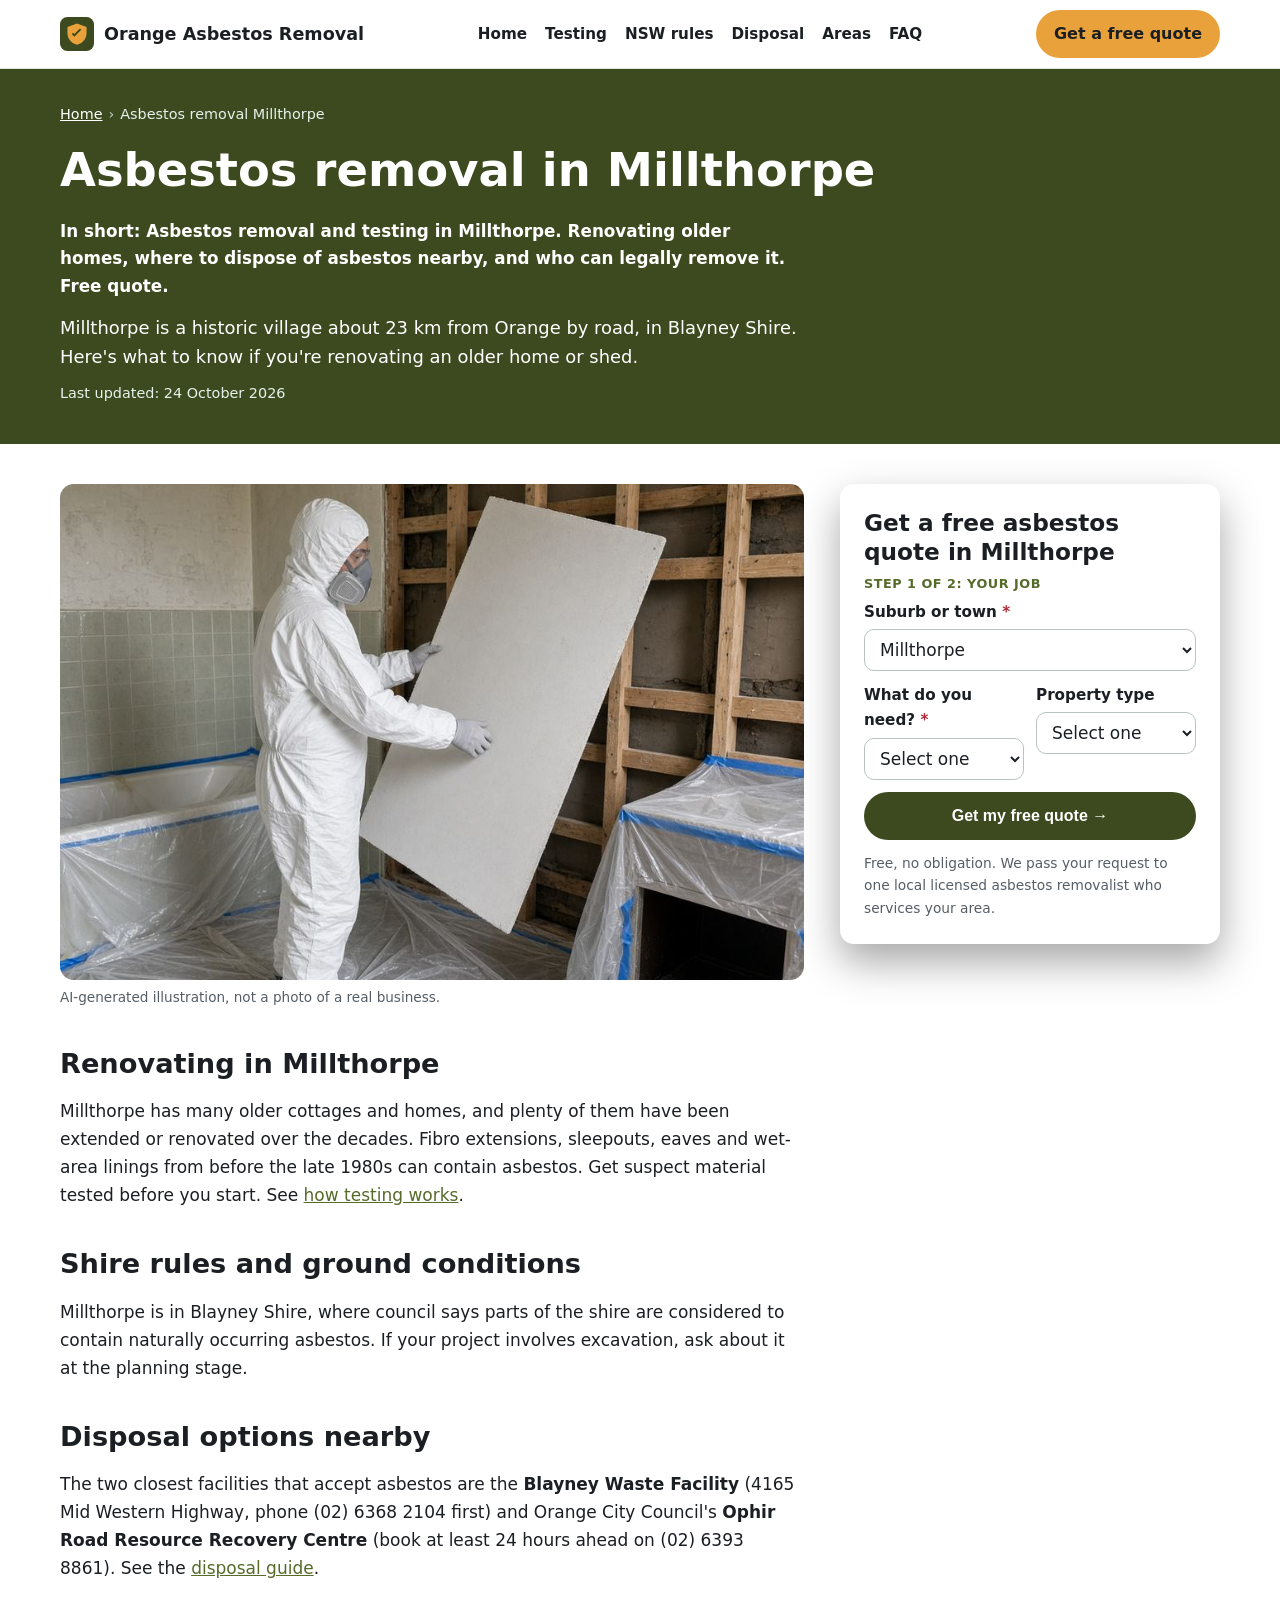
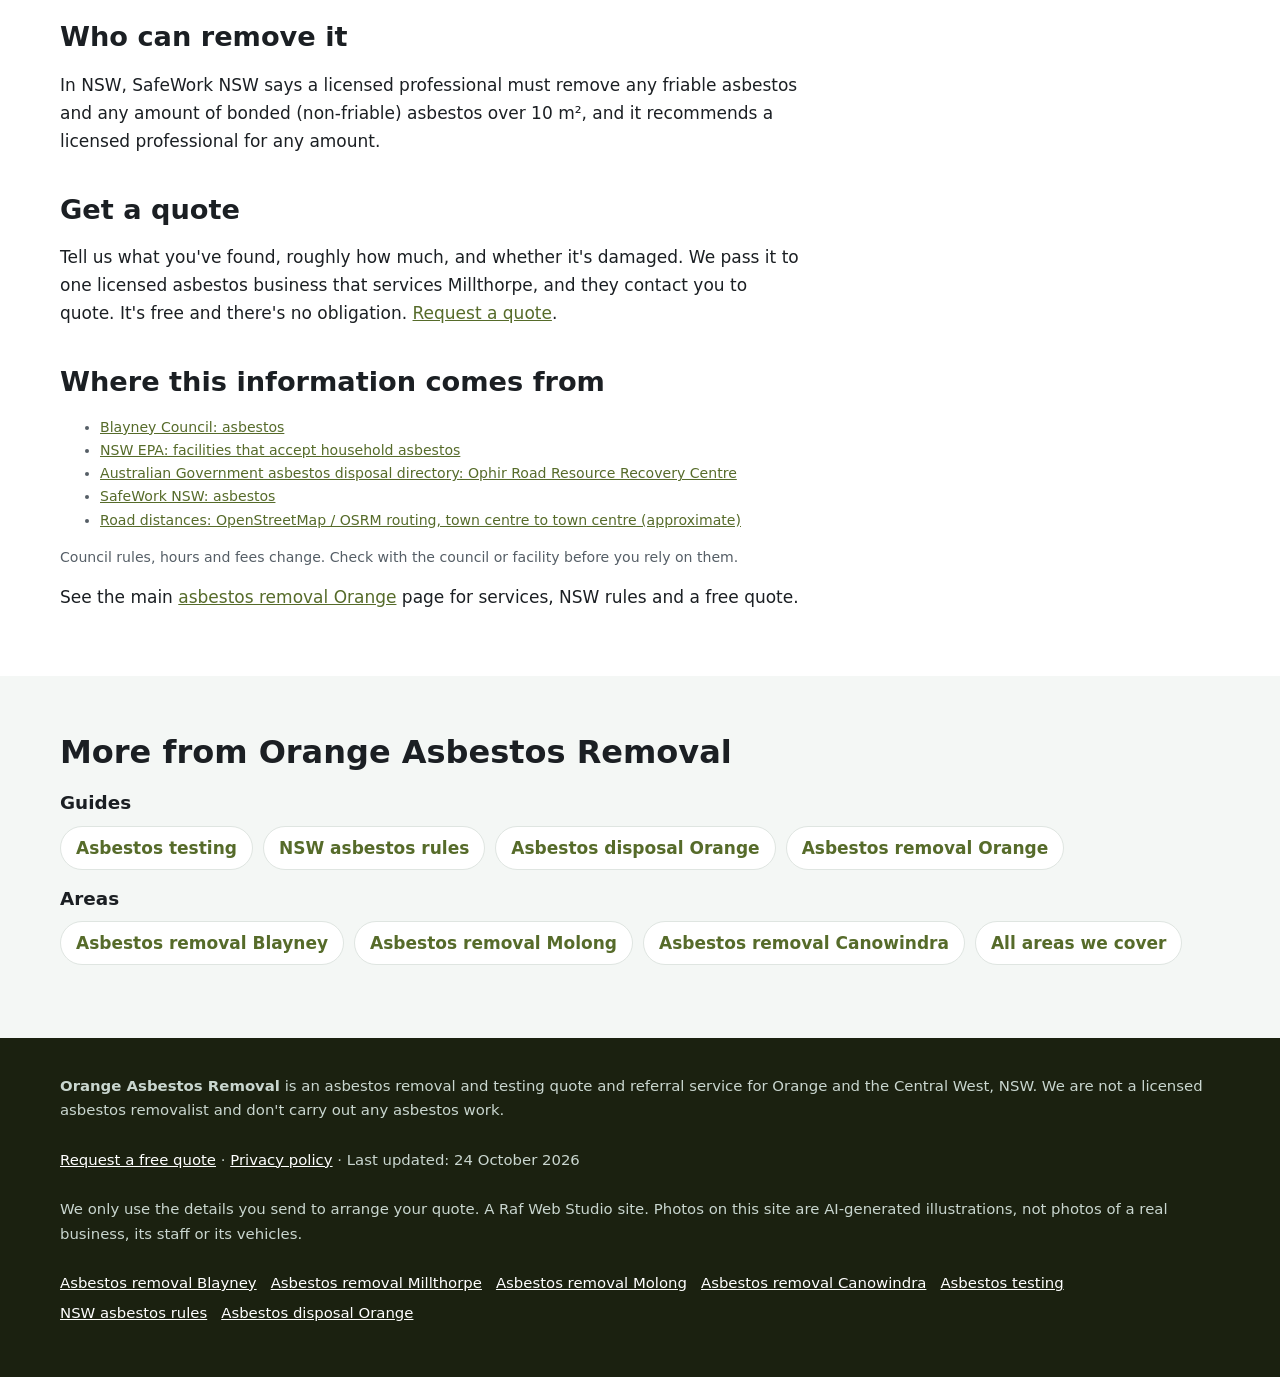
<file: asbestos-removal-millthorpe/index.html>
<!doctype html>
<html lang="en-AU">
<head>
<meta charset="utf-8">
<meta name="viewport" content="width=device-width, initial-scale=1">
<title>Asbestos Removal Millthorpe | Licensed Removal &amp; Testing Quotes</title>
<meta name="description" content="Asbestos removal and testing in Millthorpe. Renovating older homes, where to dispose of asbestos nearby, and who can legally remove it. Free quote.">
<link rel="canonical" href="https://orangeasbestosremoval.com/asbestos-removal-millthorpe/">
<link rel="icon" href="/favicon.svg" type="image/svg+xml">
<meta name="theme-color" content="#3d4a1f">
<meta property="og:type" content="article">
<meta property="og:locale" content="en_AU">
<meta property="og:site_name" content="Orange Asbestos Removal">
<meta property="og:title" content="Asbestos Removal Millthorpe | Licensed Removal &amp; Testing Quotes">
<meta property="og:description" content="Asbestos removal and testing in Millthorpe. Renovating older homes, where to dispose of asbestos nearby, and who can legally remove it. Free quote.">
<meta property="og:url" content="https://orangeasbestosremoval.com/asbestos-removal-millthorpe/">
<meta property="og:image" content="https://orangeasbestosremoval.com/img/hero.jpg">
<meta name="twitter:card" content="summary_large_image">
<script>document.documentElement.classList.add('js')</script>
<link rel="stylesheet" href="/styles.css">

<!-- Google tag (gtag.js) -->
<script async src="https://www.googletagmanager.com/gtag/js?id=G-VR4GL59S1B"></script>
<script>
  window.dataLayer = window.dataLayer || [];
  function gtag(){dataLayer.push(arguments);}
  gtag('js', new Date());
  gtag('config', 'G-VR4GL59S1B');
</script>

<script type="application/ld+json">
{
 "@context": "https://schema.org",
 "@type": "WebPage",
 "@id": "https://orangeasbestosremoval.com/asbestos-removal-millthorpe/#webpage",
 "url": "https://orangeasbestosremoval.com/asbestos-removal-millthorpe/",
 "name": "Asbestos Removal Millthorpe | Licensed Removal & Testing Quotes",
 "description": "Asbestos removal and testing in Millthorpe. Renovating older homes, where to dispose of asbestos nearby, and who can legally remove it. Free quote.",
 "inLanguage": "en-AU",
 "dateModified": "2026-10-24",
 "isPartOf": {
  "@id": "https://orangeasbestosremoval.com/#website"
 }
}
</script>
<script type="application/ld+json">
{
 "@context": "https://schema.org",
 "@type": "BreadcrumbList",
 "itemListElement": [
  {
   "@type": "ListItem",
   "position": 1,
   "name": "Home",
   "item": "https://orangeasbestosremoval.com/"
  },
  {
   "@type": "ListItem",
   "position": 2,
   "name": "Asbestos removal Millthorpe",
   "item": "https://orangeasbestosremoval.com/asbestos-removal-millthorpe/"
  }
 ]
}
</script>
<script type="application/ld+json">
{
 "@context": "https://schema.org",
 "@type": "Service",
 "@id": "https://orangeasbestosremoval.com/asbestos-removal-millthorpe/#service",
 "name": "Asbestos removal and testing quotes in Millthorpe",
 "serviceType": "Asbestos removal",
 "description": "Asbestos removal and testing in Millthorpe. Renovating older homes, where to dispose of asbestos nearby, and who can legally remove it. Free quote.",
 "url": "https://orangeasbestosremoval.com/asbestos-removal-millthorpe/",
 "provider": {
  "@type": "Organization",
  "name": "Orange Asbestos Removal",
  "url": "https://orangeasbestosremoval.com/"
 },
 "areaServed": [
  {
   "@type": "Place",
   "name": "Millthorpe, NSW"
  }
 ]
}
</script>
</head>
<body>
<a class="skip-link" href="#main">Skip to content</a>

<header class="site-header">
  <div class="wrap">
    <a class="brand" href="/" aria-label="Orange Asbestos Removal home">
      <svg viewBox="0 0 64 64" aria-hidden="true"><rect width="64" height="64" rx="14" fill="#3d4a1f"/><path d="M32 12 14 19v11c0 11 7.6 19.6 18 22 10.4-2.4 18-11 18-22V19z" fill="#e9a23b"/><path d="M27 37l-5-5 2.5-2.5L27 32l10.5-10.5L40 24z" fill="#3d4a1f"/></svg>
      Orange Asbestos Removal
    </a>
    <nav class="nav" aria-label="Main">
      <a href="/">Home</a>
      <a href="/asbestos-testing/">Testing</a>
      <a href="/nsw-asbestos-removal-rules/">NSW rules</a>
      <a href="/asbestos-disposal-orange/">Disposal</a>
      <a href="/#areas">Areas</a>
      <a href="/#faq">FAQ</a>
    </nav>
    <a class="btn btn-call header-call" href="#quote">Get a free quote</a>
  </div>
</header>

<main id="main">
<section class="page-hero" aria-labelledby="h1">
  <div class="wrap">
    <nav class="crumbs" aria-label="Breadcrumb"><ol><li><a href="https://orangeasbestosremoval.com/">Home</a></li><li aria-current="page">Asbestos removal Millthorpe</li></ol></nav>
    <h1 id="h1">Asbestos removal in Millthorpe</h1>
    <p class="summary">In short: Asbestos removal and testing in Millthorpe. Renovating older homes, where to dispose of asbestos nearby, and who can legally remove it. Free quote.</p>
    <p class="lead">Millthorpe is a historic village about 23 km from Orange by road, in Blayney Shire. Here's what to know if you're renovating an older home or shed.</p>
    <p class="updated">Last updated: 24 October 2026</p>
  </div>
</section>
<div class="wrap page-grid">
  <article class="page-body">
<figure><img src="/img/card-bathroom.jpg" width="900" height="600" style="aspect-ratio:3/2;object-fit:cover" alt="Illustration of an older bathroom being renovated" decoding="async"><figcaption>AI-generated illustration, not a photo of a real business.</figcaption></figure>
<h2>Renovating in Millthorpe</h2>
<p>Millthorpe has many older cottages and homes, and plenty of them have been extended or renovated over the decades. Fibro extensions, sleepouts, eaves and wet-area linings from before the late 1980s can contain asbestos. Get suspect material tested before you start. See <a href="/asbestos-testing/">how testing works</a>.</p>
<h2>Shire rules and ground conditions</h2>
<p>Millthorpe is in Blayney Shire, where council says parts of the shire are considered to contain naturally occurring asbestos. If your project involves excavation, ask about it at the planning stage.</p>
<h2>Disposal options nearby</h2>
<p>The two closest facilities that accept asbestos are the <strong>Blayney Waste Facility</strong> (4165 Mid Western Highway, phone (02) 6368 2104 first) and Orange City Council's <strong>Ophir Road Resource Recovery Centre</strong> (book at least 24 hours ahead on (02) 6393 8861). See the <a href="/asbestos-disposal-orange/">disposal guide</a>.</p>
<h2>Who can remove it</h2>
<p>In NSW, SafeWork NSW says a licensed professional must remove any friable asbestos and any amount of bonded (non-friable) asbestos over 10 m², and it recommends a licensed professional for any amount.</p>
<h2>Get a quote</h2>
<p>Tell us what you've found, roughly how much, and whether it's damaged. We pass it to one licensed asbestos business that services Millthorpe, and they contact you to quote. It's free and there's no obligation. <a href="#quote">Request a quote</a>.</p>
<h2>Where this information comes from</h2>
<ul class="sources"><li><a href="https://www.blayney.nsw.gov.au/your-place/waste/asbestos" rel="noopener">Blayney Council: asbestos</a></li><li><a href="https://www.epa.nsw.gov.au/Your-environment/Household-building-and-renovation/dealing-with-household-asbestos/facilities-accept-household-asbestos" rel="noopener">NSW EPA: facilities that accept household asbestos</a></li><li><a href="https://www.asbestossafety.gov.au/node/264" rel="noopener">Australian Government asbestos disposal directory: Ophir Road Resource Recovery Centre</a></li><li><a href="https://www.safework.nsw.gov.au/hazards-a-z/asbestos" rel="noopener">SafeWork NSW: asbestos</a></li><li><a href="https://www.openstreetmap.org/" rel="noopener">Road distances: OpenStreetMap / OSRM routing, town centre to town centre (approximate)</a></li></ul>
<p class="sources">Council rules, hours and fees change. Check with the council or facility before you rely on them.</p>

<p class="home-link">See the main <a href="/">asbestos removal Orange</a> page for services, NSW rules and a free quote.</p>
  </article>
  <aside class="page-aside">
    <div class="hero-form-card" id="quote">
      <h2 id="quote-h">Get a free asbestos quote in Millthorpe</h2>
      <form class="quote-form two-step" id="quote-form" action="https://formsubmit.co/924b6a2abc5c1424681858f36b602953" method="post" novalidate>
        <input type="hidden" name="_subject" value="New quote request – orangeasbestosremoval.com">
        <input type="hidden" name="_captcha" value="true">
        <input type="hidden" name="_template" value="table">
        <input type="hidden" name="_next" value="https://orangeasbestosremoval.com/thanks.html">
        <input type="text" name="_honey" style="display:none" tabindex="-1" autocomplete="off" aria-hidden="true">
        <input type="hidden" name="source" value="orangeasbestosremoval.com">
        <input type="hidden" name="page" value="/asbestos-removal-millthorpe/">
        <fieldset class="step step-1">
          <legend class="step-label">Step 1 of 2: your job</legend>
          <div class="full"><label for="suburb">Suburb or town <span class="req" aria-hidden="true">*</span></label>
            <select id="suburb" name="suburb" required><option value="">Choose your suburb</option><option>Orange</option><option>Glenroi</option><option>Bowen</option><option>Calare</option><option>Bletchington</option><option>Warrendine</option><option>Shadforth</option><option>Spring Hill</option><option>Lucknow</option><option selected>Millthorpe</option><option>Blayney</option><option>Molong</option><option>Borenore</option><option>Nashdale</option><option>Canowindra</option><option>Cudal</option><option>Manildra</option><option>Clifton Grove</option><option>Ammerdown</option><option value="Other">Other (tell us below)</option></select></div>
          <div class="full other-wrap"><label for="suburb_other">Other suburb or town</label><input id="suburb_other" name="suburb_other" type="text" autocomplete="address-level2"></div>
          <div><label for="service">What do you need? <span class="req" aria-hidden="true">*</span></label>
            <select id="service" name="service_type" required><option value="">Select one</option><option>Asbestos testing / inspection</option><option>Bonded (fibro) removal</option><option>Friable asbestos removal</option><option>Asbestos roof removal</option><option>Storm or fire damage</option><option>Not sure, need advice</option></select></div>
          <div><label for="property">Property type</label>
            <select id="property" name="property_type"><option value="Not sure">Select one</option><option>House</option><option>Shed, garage or carport</option><option>Unit or strata</option><option>Farm or rural building</option><option>Commercial or industrial</option></select></div>
          <div class="full js-only"><button class="btn btn-primary btn-block" type="button" id="to-step-2">Get my free quote →</button></div>
          <p class="microcopy full">Free, no obligation. We pass your request to one local licensed asbestos removalist who services your area.</p>
          <p class="form-error full" id="step1-error" role="alert" hidden>Please choose your suburb and what you need.</p>
        </fieldset>
        <fieldset class="step step-2" id="step-2">
          <legend class="step-label">Step 2 of 2: your details</legend>
          <div><label for="name">Name <span class="req" aria-hidden="true">*</span></label><input id="name" name="name" type="text" autocomplete="name" required></div>
          <div><label for="phone">Phone <span class="req" aria-hidden="true">*</span></label><input id="phone" name="phone" type="tel" autocomplete="tel" inputmode="tel" required></div>
          <div><label for="email">Email</label><input id="email" name="email" type="email" autocomplete="email"></div>
          <div><label for="date">Preferred date</label><input id="date" name="preferred_date" type="date"></div>
          <div class="full"><label for="message">Anything else?</label><textarea id="message" name="message" rows="2" placeholder="e.g. fibro shed about 20 m², bathroom wall, AC roof on a farm shed"></textarea></div>
          <p class="consent full">By sending this form you agree we can share your details with one local licensed asbestos removalist so they can quote for your job. See our <a href="/privacy.html">privacy policy</a>.</p>
          <div class="full step2-actions"><button class="btn btn-primary" type="submit">Send my quote request</button><button class="btn-link js-only" type="button" id="back-1">← Back</button></div>
        </fieldset>
      </form>
    </div>
  </aside>
</div>
<section class="alt" aria-labelledby="more-h">
  <div class="wrap">
    <h2 id="more-h">More from Orange Asbestos Removal</h2>
    <h3>Guides</h3>
    <ul class="link-list"><li><a href="/asbestos-testing/">Asbestos testing</a></li><li><a href="/nsw-asbestos-removal-rules/">NSW asbestos rules</a></li><li><a href="/asbestos-disposal-orange/">Asbestos disposal Orange</a></li><li><a href="/">Asbestos removal Orange</a></li></ul>
    <h3>Areas</h3>
    <ul class="link-list"><li><a href="/asbestos-removal-blayney/">Asbestos removal Blayney</a></li><li><a href="/asbestos-removal-molong/">Asbestos removal Molong</a></li><li><a href="/asbestos-removal-canowindra/">Asbestos removal Canowindra</a></li><li><a href="/#areas">All areas we cover</a></li></ul>
  </div>
</section>
</main>

<footer class="site-footer">
  <div class="wrap">
    <p><strong>Orange Asbestos Removal</strong> is an asbestos removal and testing quote and referral service for Orange and the Central West, NSW. We are not a licensed asbestos removalist and don't carry out any asbestos work.</p>
    <p><a href="#quote">Request a free quote</a> · <a href="/privacy.html">Privacy policy</a> · Last updated: 24 October 2026</p>
    <p>We only use the details you send to arrange your quote. A Raf Web Studio site. Photos on this site are AI-generated illustrations, not photos of a real business, its staff or its vehicles.</p>
    <p class="footer-links"><a href="/asbestos-removal-blayney/">Asbestos removal Blayney</a> <a href="/asbestos-removal-millthorpe/">Asbestos removal Millthorpe</a> <a href="/asbestos-removal-molong/">Asbestos removal Molong</a> <a href="/asbestos-removal-canowindra/">Asbestos removal Canowindra</a> <a href="/asbestos-testing/">Asbestos testing</a> <a href="/nsw-asbestos-removal-rules/">NSW asbestos rules</a> <a href="/asbestos-disposal-orange/">Asbestos disposal Orange</a></p>
  </div>
</footer>

<div class="mobile-call" aria-label="Quick contact">
  <a class="btn btn-call" href="#quote">Get a free quote</a>
</div>
<script src="/form.js" defer></script>
</body>
</html>
</file>
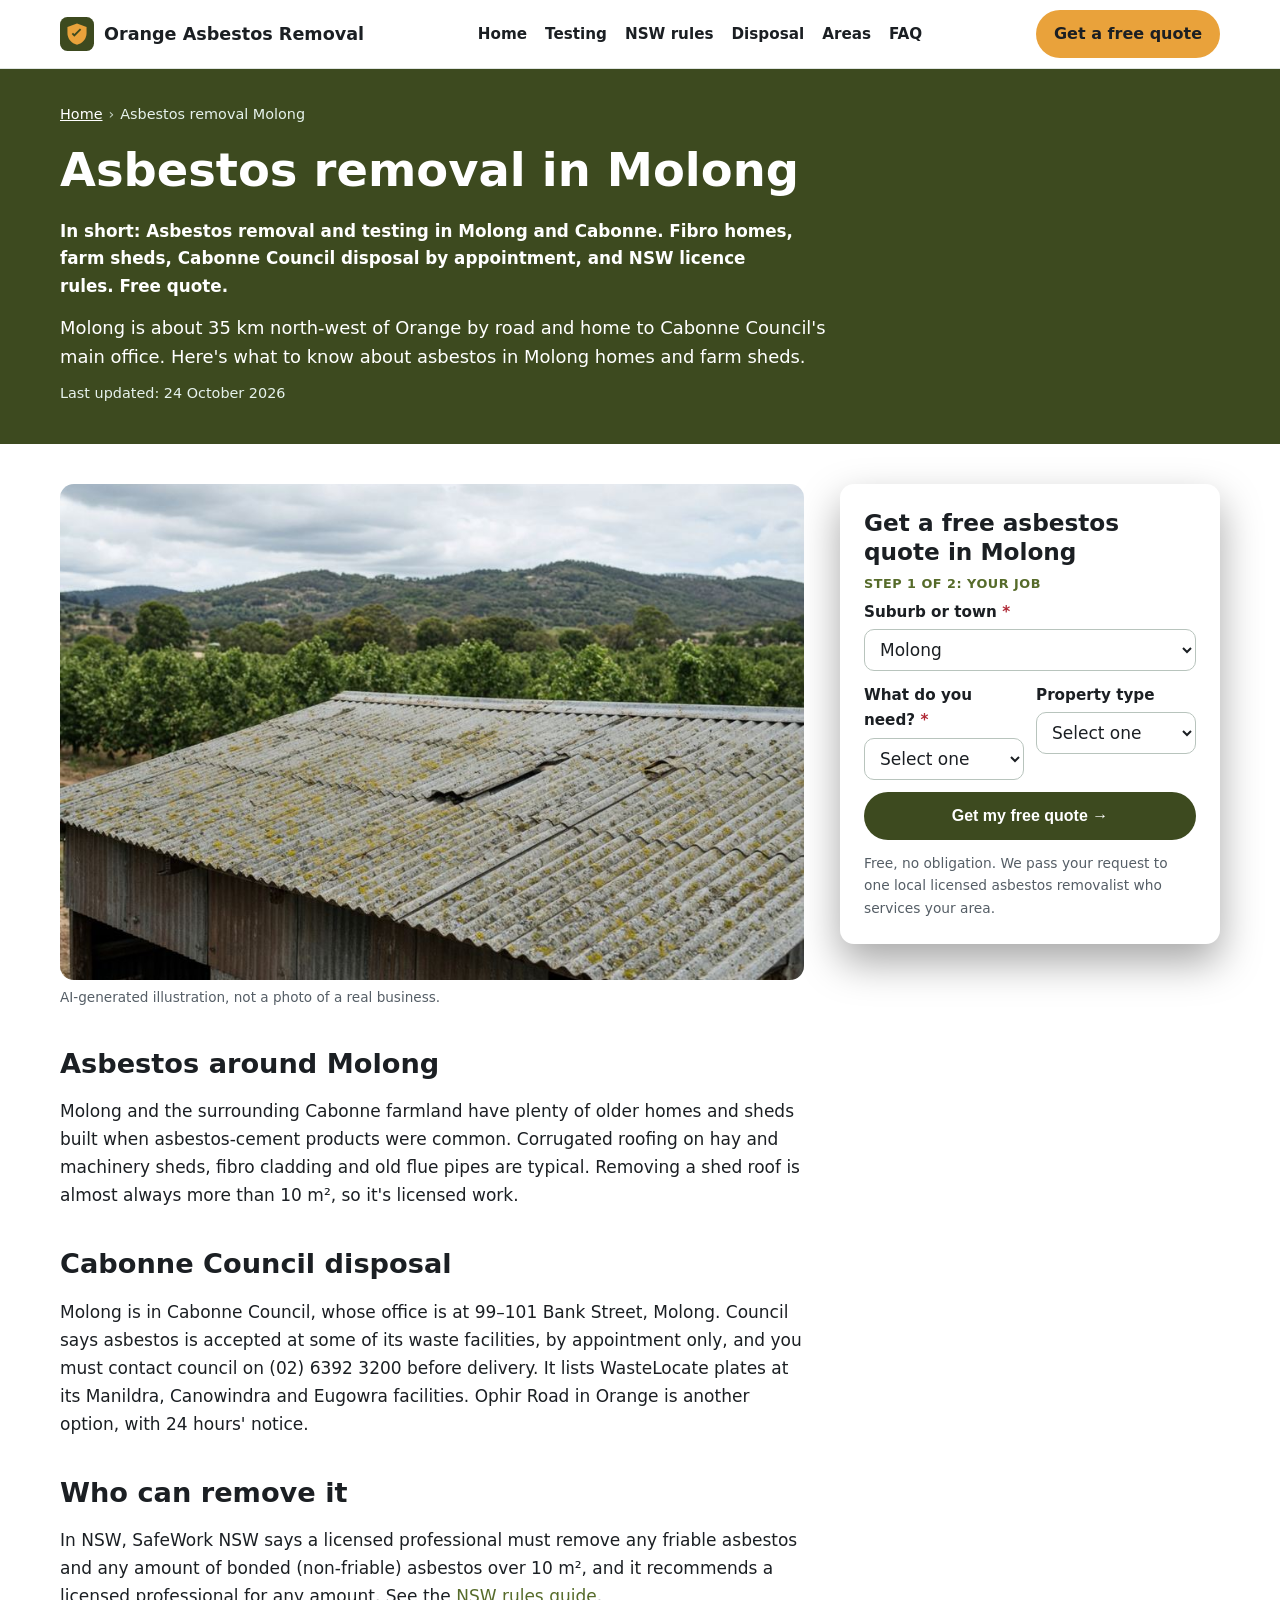
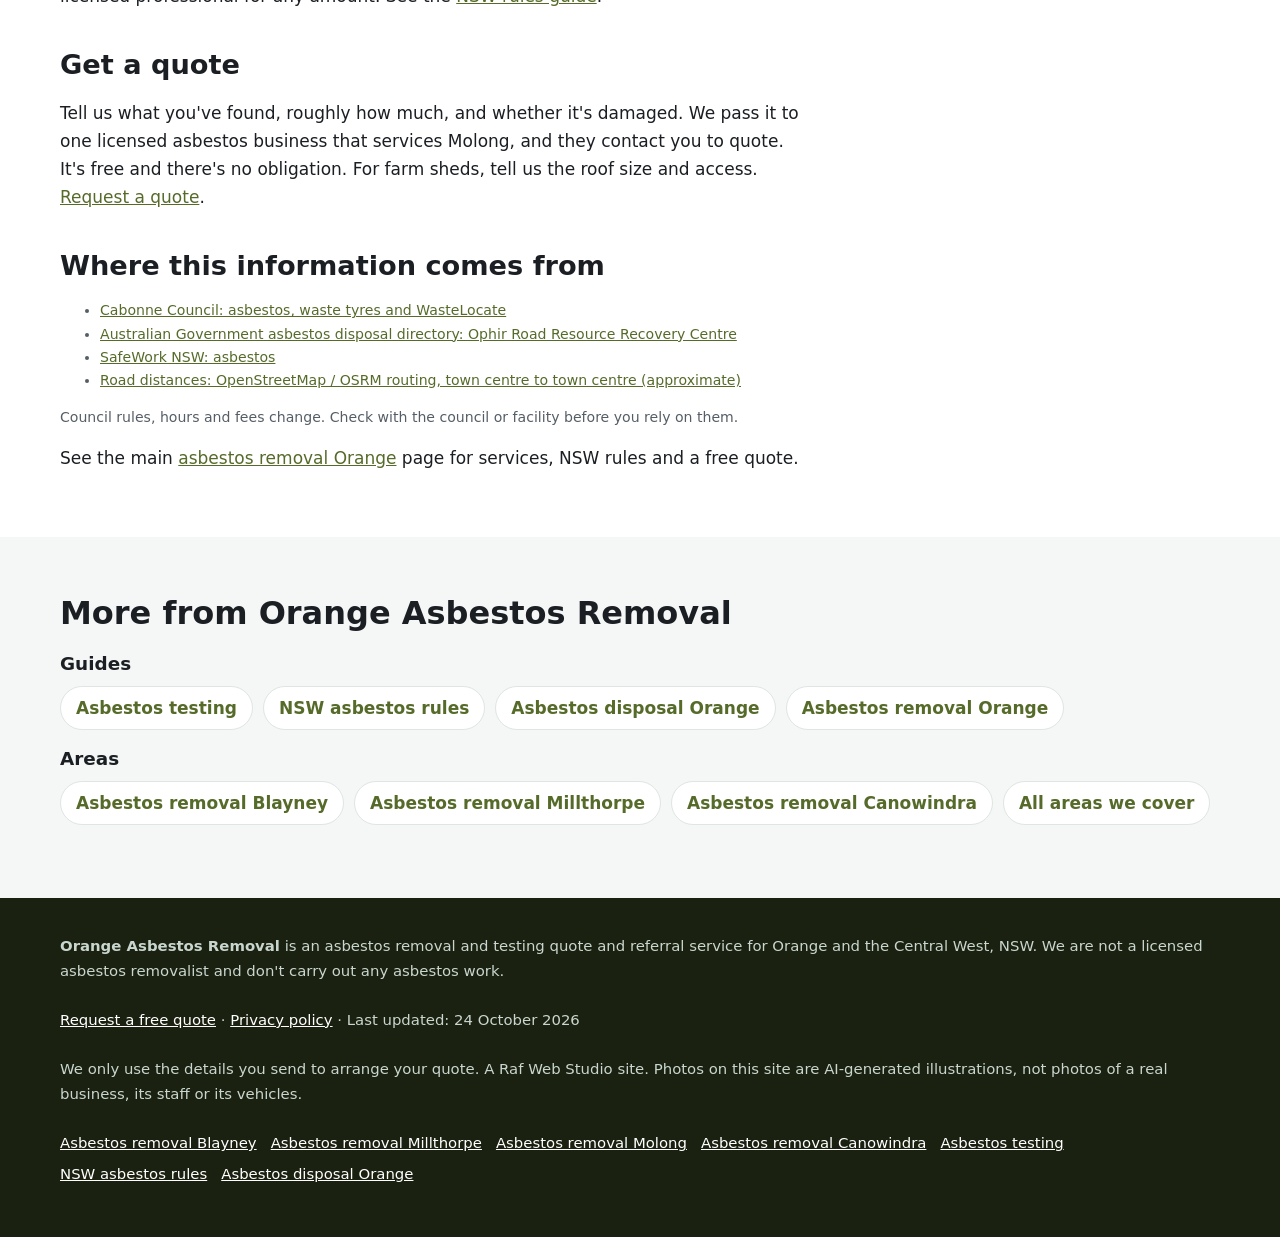
<file: asbestos-removal-molong/index.html>
<!doctype html>
<html lang="en-AU">
<head>
<meta charset="utf-8">
<meta name="viewport" content="width=device-width, initial-scale=1">
<title>Asbestos Removal Molong | Licensed Removal &amp; Testing Quotes, Cabonne</title>
<meta name="description" content="Asbestos removal and testing in Molong and Cabonne. Fibro homes, farm sheds, Cabonne Council disposal by appointment, and NSW licence rules. Free quote.">
<link rel="canonical" href="https://orangeasbestosremoval.com/asbestos-removal-molong/">
<link rel="icon" href="/favicon.svg" type="image/svg+xml">
<meta name="theme-color" content="#3d4a1f">
<meta property="og:type" content="article">
<meta property="og:locale" content="en_AU">
<meta property="og:site_name" content="Orange Asbestos Removal">
<meta property="og:title" content="Asbestos Removal Molong | Licensed Removal &amp; Testing Quotes, Cabonne">
<meta property="og:description" content="Asbestos removal and testing in Molong and Cabonne. Fibro homes, farm sheds, Cabonne Council disposal by appointment, and NSW licence rules. Free quote.">
<meta property="og:url" content="https://orangeasbestosremoval.com/asbestos-removal-molong/">
<meta property="og:image" content="https://orangeasbestosremoval.com/img/hero.jpg">
<meta name="twitter:card" content="summary_large_image">
<script>document.documentElement.classList.add('js')</script>
<link rel="stylesheet" href="/styles.css">

<!-- Google tag (gtag.js) -->
<script async src="https://www.googletagmanager.com/gtag/js?id=G-VR4GL59S1B"></script>
<script>
  window.dataLayer = window.dataLayer || [];
  function gtag(){dataLayer.push(arguments);}
  gtag('js', new Date());
  gtag('config', 'G-VR4GL59S1B');
</script>

<script type="application/ld+json">
{
 "@context": "https://schema.org",
 "@type": "WebPage",
 "@id": "https://orangeasbestosremoval.com/asbestos-removal-molong/#webpage",
 "url": "https://orangeasbestosremoval.com/asbestos-removal-molong/",
 "name": "Asbestos Removal Molong | Licensed Removal & Testing Quotes, Cabonne",
 "description": "Asbestos removal and testing in Molong and Cabonne. Fibro homes, farm sheds, Cabonne Council disposal by appointment, and NSW licence rules. Free quote.",
 "inLanguage": "en-AU",
 "dateModified": "2026-10-24",
 "isPartOf": {
  "@id": "https://orangeasbestosremoval.com/#website"
 }
}
</script>
<script type="application/ld+json">
{
 "@context": "https://schema.org",
 "@type": "BreadcrumbList",
 "itemListElement": [
  {
   "@type": "ListItem",
   "position": 1,
   "name": "Home",
   "item": "https://orangeasbestosremoval.com/"
  },
  {
   "@type": "ListItem",
   "position": 2,
   "name": "Asbestos removal Molong",
   "item": "https://orangeasbestosremoval.com/asbestos-removal-molong/"
  }
 ]
}
</script>
<script type="application/ld+json">
{
 "@context": "https://schema.org",
 "@type": "Service",
 "@id": "https://orangeasbestosremoval.com/asbestos-removal-molong/#service",
 "name": "Asbestos removal and testing quotes in Molong",
 "serviceType": "Asbestos removal",
 "description": "Asbestos removal and testing in Molong and Cabonne. Fibro homes, farm sheds, Cabonne Council disposal by appointment, and NSW licence rules. Free quote.",
 "url": "https://orangeasbestosremoval.com/asbestos-removal-molong/",
 "provider": {
  "@type": "Organization",
  "name": "Orange Asbestos Removal",
  "url": "https://orangeasbestosremoval.com/"
 },
 "areaServed": [
  {
   "@type": "Place",
   "name": "Molong, NSW"
  }
 ]
}
</script>
</head>
<body>
<a class="skip-link" href="#main">Skip to content</a>

<header class="site-header">
  <div class="wrap">
    <a class="brand" href="/" aria-label="Orange Asbestos Removal home">
      <svg viewBox="0 0 64 64" aria-hidden="true"><rect width="64" height="64" rx="14" fill="#3d4a1f"/><path d="M32 12 14 19v11c0 11 7.6 19.6 18 22 10.4-2.4 18-11 18-22V19z" fill="#e9a23b"/><path d="M27 37l-5-5 2.5-2.5L27 32l10.5-10.5L40 24z" fill="#3d4a1f"/></svg>
      Orange Asbestos Removal
    </a>
    <nav class="nav" aria-label="Main">
      <a href="/">Home</a>
      <a href="/asbestos-testing/">Testing</a>
      <a href="/nsw-asbestos-removal-rules/">NSW rules</a>
      <a href="/asbestos-disposal-orange/">Disposal</a>
      <a href="/#areas">Areas</a>
      <a href="/#faq">FAQ</a>
    </nav>
    <a class="btn btn-call header-call" href="#quote">Get a free quote</a>
  </div>
</header>

<main id="main">
<section class="page-hero" aria-labelledby="h1">
  <div class="wrap">
    <nav class="crumbs" aria-label="Breadcrumb"><ol><li><a href="https://orangeasbestosremoval.com/">Home</a></li><li aria-current="page">Asbestos removal Molong</li></ol></nav>
    <h1 id="h1">Asbestos removal in Molong</h1>
    <p class="summary">In short: Asbestos removal and testing in Molong and Cabonne. Fibro homes, farm sheds, Cabonne Council disposal by appointment, and NSW licence rules. Free quote.</p>
    <p class="lead">Molong is about 35 km north-west of Orange by road and home to Cabonne Council's main office. Here's what to know about asbestos in Molong homes and farm sheds.</p>
    <p class="updated">Last updated: 24 October 2026</p>
  </div>
</section>
<div class="wrap page-grid">
  <article class="page-body">
<figure><img src="/img/card-roof.jpg" width="900" height="600" style="aspect-ratio:3/2;object-fit:cover" alt="Illustration of workers removing asbestos-cement roofing" decoding="async"><figcaption>AI-generated illustration, not a photo of a real business.</figcaption></figure>
<h2>Asbestos around Molong</h2>
<p>Molong and the surrounding Cabonne farmland have plenty of older homes and sheds built when asbestos-cement products were common. Corrugated roofing on hay and machinery sheds, fibro cladding and old flue pipes are typical. Removing a shed roof is almost always more than 10 m², so it's licensed work.</p>
<h2>Cabonne Council disposal</h2>
<p>Molong is in Cabonne Council, whose office is at 99–101 Bank Street, Molong. Council says asbestos is accepted at some of its waste facilities, by appointment only, and you must contact council on (02) 6392 3200 before delivery. It lists WasteLocate plates at its Manildra, Canowindra and Eugowra facilities. Ophir Road in Orange is another option, with 24 hours' notice.</p>
<h2>Who can remove it</h2>
<p>In NSW, SafeWork NSW says a licensed professional must remove any friable asbestos and any amount of bonded (non-friable) asbestos over 10 m², and it recommends a licensed professional for any amount. See the <a href="/nsw-asbestos-removal-rules/">NSW rules guide</a>.</p>
<h2>Get a quote</h2>
<p>Tell us what you've found, roughly how much, and whether it's damaged. We pass it to one licensed asbestos business that services Molong, and they contact you to quote. It's free and there's no obligation. For farm sheds, tell us the roof size and access. <a href="#quote">Request a quote</a>.</p>
<h2>Where this information comes from</h2>
<ul class="sources"><li><a href="https://www.cabonne.nsw.gov.au/Services/Waste-and-Recycling/Asbestos-Waste-Tyres-WasteLocate" rel="noopener">Cabonne Council: asbestos, waste tyres and WasteLocate</a></li><li><a href="https://www.asbestossafety.gov.au/node/264" rel="noopener">Australian Government asbestos disposal directory: Ophir Road Resource Recovery Centre</a></li><li><a href="https://www.safework.nsw.gov.au/hazards-a-z/asbestos" rel="noopener">SafeWork NSW: asbestos</a></li><li><a href="https://www.openstreetmap.org/" rel="noopener">Road distances: OpenStreetMap / OSRM routing, town centre to town centre (approximate)</a></li></ul>
<p class="sources">Council rules, hours and fees change. Check with the council or facility before you rely on them.</p>

<p class="home-link">See the main <a href="/">asbestos removal Orange</a> page for services, NSW rules and a free quote.</p>
  </article>
  <aside class="page-aside">
    <div class="hero-form-card" id="quote">
      <h2 id="quote-h">Get a free asbestos quote in Molong</h2>
      <form class="quote-form two-step" id="quote-form" action="https://formsubmit.co/924b6a2abc5c1424681858f36b602953" method="post" novalidate>
        <input type="hidden" name="_subject" value="New quote request – orangeasbestosremoval.com">
        <input type="hidden" name="_captcha" value="true">
        <input type="hidden" name="_template" value="table">
        <input type="hidden" name="_next" value="https://orangeasbestosremoval.com/thanks.html">
        <input type="text" name="_honey" style="display:none" tabindex="-1" autocomplete="off" aria-hidden="true">
        <input type="hidden" name="source" value="orangeasbestosremoval.com">
        <input type="hidden" name="page" value="/asbestos-removal-molong/">
        <fieldset class="step step-1">
          <legend class="step-label">Step 1 of 2: your job</legend>
          <div class="full"><label for="suburb">Suburb or town <span class="req" aria-hidden="true">*</span></label>
            <select id="suburb" name="suburb" required><option value="">Choose your suburb</option><option>Orange</option><option>Glenroi</option><option>Bowen</option><option>Calare</option><option>Bletchington</option><option>Warrendine</option><option>Shadforth</option><option>Spring Hill</option><option>Lucknow</option><option>Millthorpe</option><option>Blayney</option><option selected>Molong</option><option>Borenore</option><option>Nashdale</option><option>Canowindra</option><option>Cudal</option><option>Manildra</option><option>Clifton Grove</option><option>Ammerdown</option><option value="Other">Other (tell us below)</option></select></div>
          <div class="full other-wrap"><label for="suburb_other">Other suburb or town</label><input id="suburb_other" name="suburb_other" type="text" autocomplete="address-level2"></div>
          <div><label for="service">What do you need? <span class="req" aria-hidden="true">*</span></label>
            <select id="service" name="service_type" required><option value="">Select one</option><option>Asbestos testing / inspection</option><option>Bonded (fibro) removal</option><option>Friable asbestos removal</option><option>Asbestos roof removal</option><option>Storm or fire damage</option><option>Not sure, need advice</option></select></div>
          <div><label for="property">Property type</label>
            <select id="property" name="property_type"><option value="Not sure">Select one</option><option>House</option><option>Shed, garage or carport</option><option>Unit or strata</option><option>Farm or rural building</option><option>Commercial or industrial</option></select></div>
          <div class="full js-only"><button class="btn btn-primary btn-block" type="button" id="to-step-2">Get my free quote →</button></div>
          <p class="microcopy full">Free, no obligation. We pass your request to one local licensed asbestos removalist who services your area.</p>
          <p class="form-error full" id="step1-error" role="alert" hidden>Please choose your suburb and what you need.</p>
        </fieldset>
        <fieldset class="step step-2" id="step-2">
          <legend class="step-label">Step 2 of 2: your details</legend>
          <div><label for="name">Name <span class="req" aria-hidden="true">*</span></label><input id="name" name="name" type="text" autocomplete="name" required></div>
          <div><label for="phone">Phone <span class="req" aria-hidden="true">*</span></label><input id="phone" name="phone" type="tel" autocomplete="tel" inputmode="tel" required></div>
          <div><label for="email">Email</label><input id="email" name="email" type="email" autocomplete="email"></div>
          <div><label for="date">Preferred date</label><input id="date" name="preferred_date" type="date"></div>
          <div class="full"><label for="message">Anything else?</label><textarea id="message" name="message" rows="2" placeholder="e.g. fibro shed about 20 m², bathroom wall, AC roof on a farm shed"></textarea></div>
          <p class="consent full">By sending this form you agree we can share your details with one local licensed asbestos removalist so they can quote for your job. See our <a href="/privacy.html">privacy policy</a>.</p>
          <div class="full step2-actions"><button class="btn btn-primary" type="submit">Send my quote request</button><button class="btn-link js-only" type="button" id="back-1">← Back</button></div>
        </fieldset>
      </form>
    </div>
  </aside>
</div>
<section class="alt" aria-labelledby="more-h">
  <div class="wrap">
    <h2 id="more-h">More from Orange Asbestos Removal</h2>
    <h3>Guides</h3>
    <ul class="link-list"><li><a href="/asbestos-testing/">Asbestos testing</a></li><li><a href="/nsw-asbestos-removal-rules/">NSW asbestos rules</a></li><li><a href="/asbestos-disposal-orange/">Asbestos disposal Orange</a></li><li><a href="/">Asbestos removal Orange</a></li></ul>
    <h3>Areas</h3>
    <ul class="link-list"><li><a href="/asbestos-removal-blayney/">Asbestos removal Blayney</a></li><li><a href="/asbestos-removal-millthorpe/">Asbestos removal Millthorpe</a></li><li><a href="/asbestos-removal-canowindra/">Asbestos removal Canowindra</a></li><li><a href="/#areas">All areas we cover</a></li></ul>
  </div>
</section>
</main>

<footer class="site-footer">
  <div class="wrap">
    <p><strong>Orange Asbestos Removal</strong> is an asbestos removal and testing quote and referral service for Orange and the Central West, NSW. We are not a licensed asbestos removalist and don't carry out any asbestos work.</p>
    <p><a href="#quote">Request a free quote</a> · <a href="/privacy.html">Privacy policy</a> · Last updated: 24 October 2026</p>
    <p>We only use the details you send to arrange your quote. A Raf Web Studio site. Photos on this site are AI-generated illustrations, not photos of a real business, its staff or its vehicles.</p>
    <p class="footer-links"><a href="/asbestos-removal-blayney/">Asbestos removal Blayney</a> <a href="/asbestos-removal-millthorpe/">Asbestos removal Millthorpe</a> <a href="/asbestos-removal-molong/">Asbestos removal Molong</a> <a href="/asbestos-removal-canowindra/">Asbestos removal Canowindra</a> <a href="/asbestos-testing/">Asbestos testing</a> <a href="/nsw-asbestos-removal-rules/">NSW asbestos rules</a> <a href="/asbestos-disposal-orange/">Asbestos disposal Orange</a></p>
  </div>
</footer>

<div class="mobile-call" aria-label="Quick contact">
  <a class="btn btn-call" href="#quote">Get a free quote</a>
</div>
<script src="/form.js" defer></script>
</body>
</html>
</file>
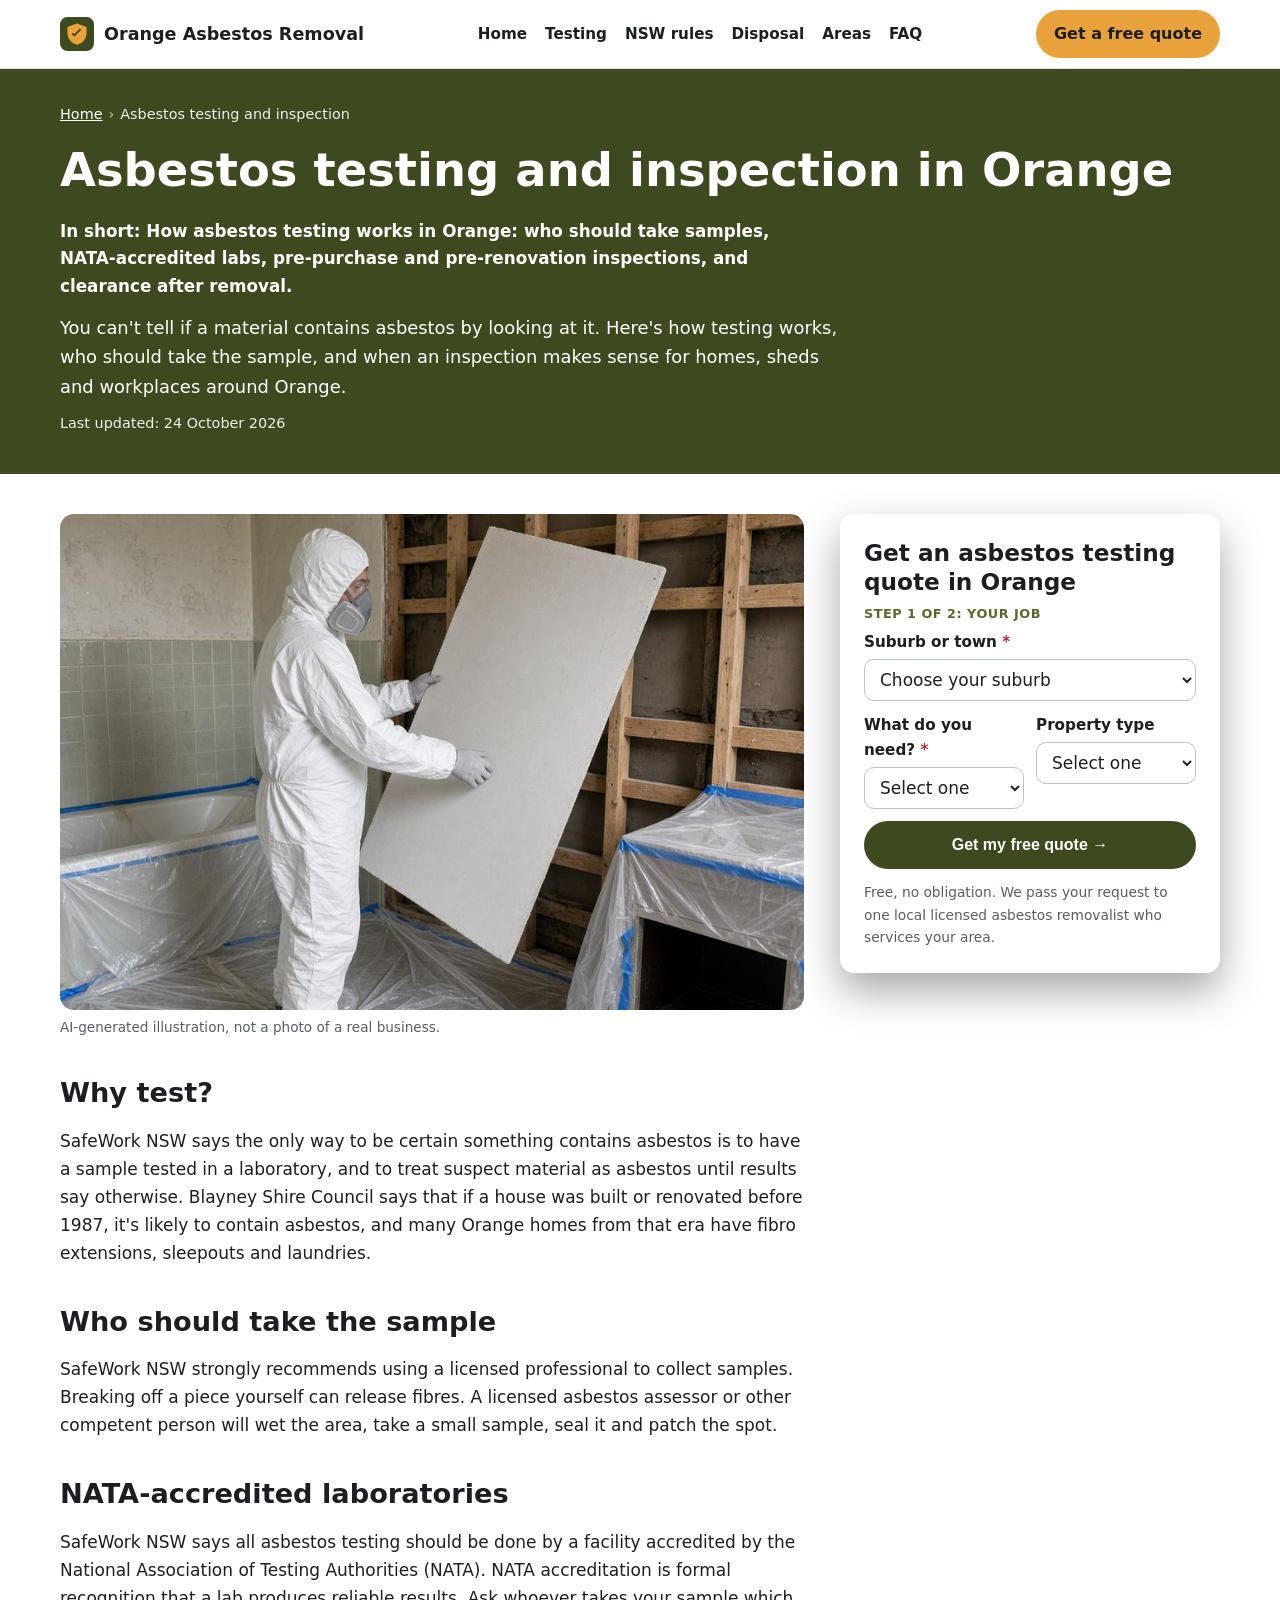
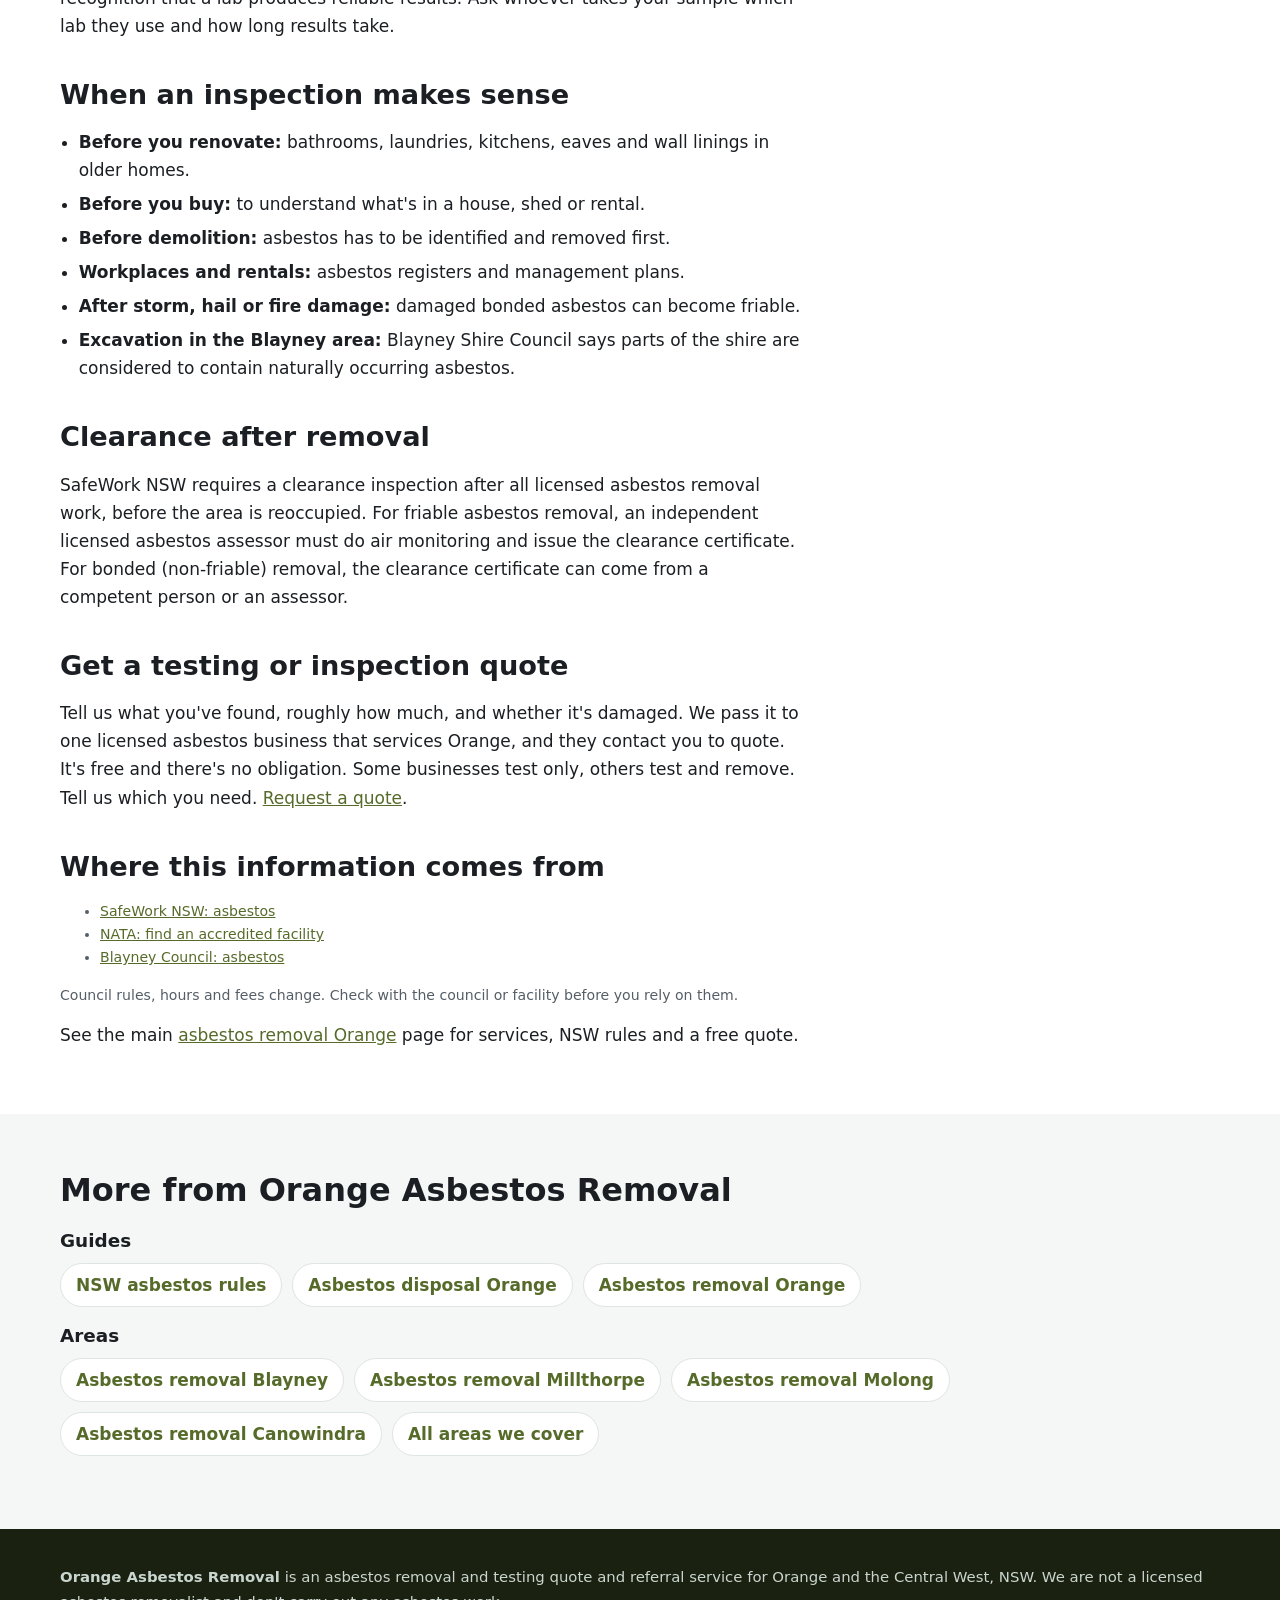
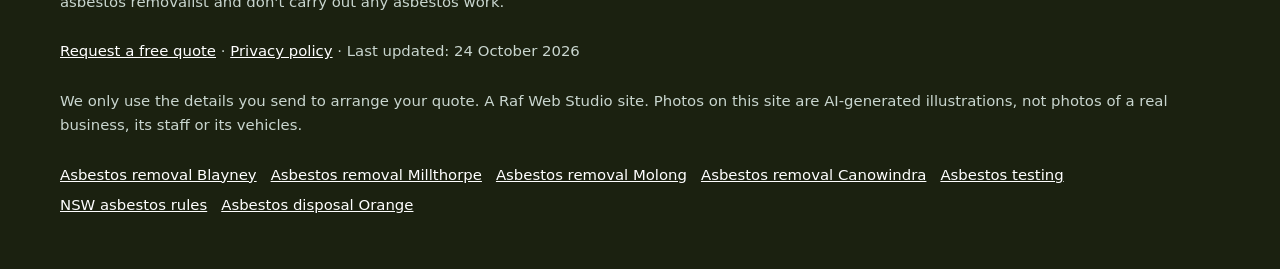
<file: asbestos-testing/index.html>
<!doctype html>
<html lang="en-AU">
<head>
<meta charset="utf-8">
<meta name="viewport" content="width=device-width, initial-scale=1">
<title>Asbestos Testing Orange | Sampling, Inspections &amp; NATA Lab Results</title>
<meta name="description" content="How asbestos testing works in Orange: who should take samples, NATA-accredited labs, pre-purchase and pre-renovation inspections, and clearance after removal.">
<link rel="canonical" href="https://orangeasbestosremoval.com/asbestos-testing/">
<link rel="icon" href="/favicon.svg" type="image/svg+xml">
<meta name="theme-color" content="#3d4a1f">
<meta property="og:type" content="article">
<meta property="og:locale" content="en_AU">
<meta property="og:site_name" content="Orange Asbestos Removal">
<meta property="og:title" content="Asbestos Testing Orange | Sampling, Inspections &amp; NATA Lab Results">
<meta property="og:description" content="How asbestos testing works in Orange: who should take samples, NATA-accredited labs, pre-purchase and pre-renovation inspections, and clearance after removal.">
<meta property="og:url" content="https://orangeasbestosremoval.com/asbestos-testing/">
<meta property="og:image" content="https://orangeasbestosremoval.com/img/hero.jpg">
<meta name="twitter:card" content="summary_large_image">
<script>document.documentElement.classList.add('js')</script>
<link rel="stylesheet" href="/styles.css">

<!-- Google tag (gtag.js) -->
<script async src="https://www.googletagmanager.com/gtag/js?id=G-VR4GL59S1B"></script>
<script>
  window.dataLayer = window.dataLayer || [];
  function gtag(){dataLayer.push(arguments);}
  gtag('js', new Date());
  gtag('config', 'G-VR4GL59S1B');
</script>

<script type="application/ld+json">
{
 "@context": "https://schema.org",
 "@type": "WebPage",
 "@id": "https://orangeasbestosremoval.com/asbestos-testing/#webpage",
 "url": "https://orangeasbestosremoval.com/asbestos-testing/",
 "name": "Asbestos Testing Orange | Sampling, Inspections & NATA Lab Results",
 "description": "How asbestos testing works in Orange: who should take samples, NATA-accredited labs, pre-purchase and pre-renovation inspections, and clearance after removal.",
 "inLanguage": "en-AU",
 "dateModified": "2026-10-24",
 "isPartOf": {
  "@id": "https://orangeasbestosremoval.com/#website"
 }
}
</script>
<script type="application/ld+json">
{
 "@context": "https://schema.org",
 "@type": "BreadcrumbList",
 "itemListElement": [
  {
   "@type": "ListItem",
   "position": 1,
   "name": "Home",
   "item": "https://orangeasbestosremoval.com/"
  },
  {
   "@type": "ListItem",
   "position": 2,
   "name": "Asbestos testing and inspection",
   "item": "https://orangeasbestosremoval.com/asbestos-testing/"
  }
 ]
}
</script>
<script type="application/ld+json">
{
 "@context": "https://schema.org",
 "@type": "Service",
 "@id": "https://orangeasbestosremoval.com/asbestos-testing/#service",
 "name": "Asbestos testing and inspection quotes in Orange",
 "serviceType": "Asbestos removal",
 "description": "How asbestos testing works in Orange: who should take samples, NATA-accredited labs, pre-purchase and pre-renovation inspections, and clearance after removal.",
 "url": "https://orangeasbestosremoval.com/asbestos-testing/",
 "provider": {
  "@type": "Organization",
  "name": "Orange Asbestos Removal",
  "url": "https://orangeasbestosremoval.com/"
 },
 "areaServed": [
  {
   "@type": "Place",
   "name": "Orange, NSW"
  }
 ]
}
</script>
</head>
<body>
<a class="skip-link" href="#main">Skip to content</a>

<header class="site-header">
  <div class="wrap">
    <a class="brand" href="/" aria-label="Orange Asbestos Removal home">
      <svg viewBox="0 0 64 64" aria-hidden="true"><rect width="64" height="64" rx="14" fill="#3d4a1f"/><path d="M32 12 14 19v11c0 11 7.6 19.6 18 22 10.4-2.4 18-11 18-22V19z" fill="#e9a23b"/><path d="M27 37l-5-5 2.5-2.5L27 32l10.5-10.5L40 24z" fill="#3d4a1f"/></svg>
      Orange Asbestos Removal
    </a>
    <nav class="nav" aria-label="Main">
      <a href="/">Home</a>
      <a href="/asbestos-testing/">Testing</a>
      <a href="/nsw-asbestos-removal-rules/">NSW rules</a>
      <a href="/asbestos-disposal-orange/">Disposal</a>
      <a href="/#areas">Areas</a>
      <a href="/#faq">FAQ</a>
    </nav>
    <a class="btn btn-call header-call" href="#quote">Get a free quote</a>
  </div>
</header>

<main id="main">
<section class="page-hero" aria-labelledby="h1">
  <div class="wrap">
    <nav class="crumbs" aria-label="Breadcrumb"><ol><li><a href="https://orangeasbestosremoval.com/">Home</a></li><li aria-current="page">Asbestos testing and inspection</li></ol></nav>
    <h1 id="h1">Asbestos testing and inspection in Orange</h1>
    <p class="summary">In short: How asbestos testing works in Orange: who should take samples, NATA-accredited labs, pre-purchase and pre-renovation inspections, and clearance after removal.</p>
    <p class="lead">You can't tell if a material contains asbestos by looking at it. Here's how testing works, who should take the sample, and when an inspection makes sense for homes, sheds and workplaces around Orange.</p>
    <p class="updated">Last updated: 24 October 2026</p>
  </div>
</section>
<div class="wrap page-grid">
  <article class="page-body">
<figure><img src="/img/card-bathroom.jpg" width="900" height="600" style="aspect-ratio:3/2;object-fit:cover" alt="Illustration of an older bathroom with wall sheeting" decoding="async"><figcaption>AI-generated illustration, not a photo of a real business.</figcaption></figure>
<h2>Why test?</h2>
<p>SafeWork NSW says the only way to be certain something contains asbestos is to have a sample tested in a laboratory, and to treat suspect material as asbestos until results say otherwise. Blayney Shire Council says that if a house was built or renovated before 1987, it's likely to contain asbestos, and many Orange homes from that era have fibro extensions, sleepouts and laundries.</p>
<h2>Who should take the sample</h2>
<p>SafeWork NSW strongly recommends using a licensed professional to collect samples. Breaking off a piece yourself can release fibres. A licensed asbestos assessor or other competent person will wet the area, take a small sample, seal it and patch the spot.</p>
<h2>NATA-accredited laboratories</h2>
<p>SafeWork NSW says all asbestos testing should be done by a facility accredited by the National Association of Testing Authorities (NATA). NATA accreditation is formal recognition that a lab produces reliable results. Ask whoever takes your sample which lab they use and how long results take.</p>
<h2>When an inspection makes sense</h2>
<ul class="clean"><li><strong>Before you renovate:</strong> bathrooms, laundries, kitchens, eaves and wall linings in older homes.</li><li><strong>Before you buy:</strong> to understand what's in a house, shed or rental.</li><li><strong>Before demolition:</strong> asbestos has to be identified and removed first.</li><li><strong>Workplaces and rentals:</strong> asbestos registers and management plans.</li><li><strong>After storm, hail or fire damage:</strong> damaged bonded asbestos can become friable.</li><li><strong>Excavation in the Blayney area:</strong> Blayney Shire Council says parts of the shire are considered to contain naturally occurring asbestos.</li></ul>
<h2>Clearance after removal</h2>
<p>SafeWork NSW requires a clearance inspection after all licensed asbestos removal work, before the area is reoccupied. For friable asbestos removal, an independent licensed asbestos assessor must do air monitoring and issue the clearance certificate. For bonded (non-friable) removal, the clearance certificate can come from a competent person or an assessor.</p>
<h2>Get a testing or inspection quote</h2>
<p>Tell us what you've found, roughly how much, and whether it's damaged. We pass it to one licensed asbestos business that services Orange, and they contact you to quote. It's free and there's no obligation. Some businesses test only, others test and remove. Tell us which you need. <a href="#quote">Request a quote</a>.</p>
<h2>Where this information comes from</h2>
<ul class="sources"><li><a href="https://www.safework.nsw.gov.au/hazards-a-z/asbestos" rel="noopener">SafeWork NSW: asbestos</a></li><li><a href="https://nata.com.au/" rel="noopener">NATA: find an accredited facility</a></li><li><a href="https://www.blayney.nsw.gov.au/your-place/waste/asbestos" rel="noopener">Blayney Council: asbestos</a></li></ul>
<p class="sources">Council rules, hours and fees change. Check with the council or facility before you rely on them.</p>

<p class="home-link">See the main <a href="/">asbestos removal Orange</a> page for services, NSW rules and a free quote.</p>
  </article>
  <aside class="page-aside">
    <div class="hero-form-card" id="quote">
      <h2 id="quote-h">Get an asbestos testing quote in Orange</h2>
      <form class="quote-form two-step" id="quote-form" action="https://formsubmit.co/924b6a2abc5c1424681858f36b602953" method="post" novalidate>
        <input type="hidden" name="_subject" value="New quote request – orangeasbestosremoval.com">
        <input type="hidden" name="_captcha" value="true">
        <input type="hidden" name="_template" value="table">
        <input type="hidden" name="_next" value="https://orangeasbestosremoval.com/thanks.html">
        <input type="text" name="_honey" style="display:none" tabindex="-1" autocomplete="off" aria-hidden="true">
        <input type="hidden" name="source" value="orangeasbestosremoval.com">
        <input type="hidden" name="page" value="/asbestos-testing/">
        <fieldset class="step step-1">
          <legend class="step-label">Step 1 of 2: your job</legend>
          <div class="full"><label for="suburb">Suburb or town <span class="req" aria-hidden="true">*</span></label>
            <select id="suburb" name="suburb" required><option value="">Choose your suburb</option><option>Orange</option><option>Glenroi</option><option>Bowen</option><option>Calare</option><option>Bletchington</option><option>Warrendine</option><option>Shadforth</option><option>Spring Hill</option><option>Lucknow</option><option>Millthorpe</option><option>Blayney</option><option>Molong</option><option>Borenore</option><option>Nashdale</option><option>Canowindra</option><option>Cudal</option><option>Manildra</option><option>Clifton Grove</option><option>Ammerdown</option><option value="Other">Other (tell us below)</option></select></div>
          <div class="full other-wrap"><label for="suburb_other">Other suburb or town</label><input id="suburb_other" name="suburb_other" type="text" autocomplete="address-level2"></div>
          <div><label for="service">What do you need? <span class="req" aria-hidden="true">*</span></label>
            <select id="service" name="service_type" required><option value="">Select one</option><option>Asbestos testing / inspection</option><option>Bonded (fibro) removal</option><option>Friable asbestos removal</option><option>Asbestos roof removal</option><option>Storm or fire damage</option><option>Not sure, need advice</option></select></div>
          <div><label for="property">Property type</label>
            <select id="property" name="property_type"><option value="Not sure">Select one</option><option>House</option><option>Shed, garage or carport</option><option>Unit or strata</option><option>Farm or rural building</option><option>Commercial or industrial</option></select></div>
          <div class="full js-only"><button class="btn btn-primary btn-block" type="button" id="to-step-2">Get my free quote →</button></div>
          <p class="microcopy full">Free, no obligation. We pass your request to one local licensed asbestos removalist who services your area.</p>
          <p class="form-error full" id="step1-error" role="alert" hidden>Please choose your suburb and what you need.</p>
        </fieldset>
        <fieldset class="step step-2" id="step-2">
          <legend class="step-label">Step 2 of 2: your details</legend>
          <div><label for="name">Name <span class="req" aria-hidden="true">*</span></label><input id="name" name="name" type="text" autocomplete="name" required></div>
          <div><label for="phone">Phone <span class="req" aria-hidden="true">*</span></label><input id="phone" name="phone" type="tel" autocomplete="tel" inputmode="tel" required></div>
          <div><label for="email">Email</label><input id="email" name="email" type="email" autocomplete="email"></div>
          <div><label for="date">Preferred date</label><input id="date" name="preferred_date" type="date"></div>
          <div class="full"><label for="message">Anything else?</label><textarea id="message" name="message" rows="2" placeholder="e.g. fibro shed about 20 m², bathroom wall, AC roof on a farm shed"></textarea></div>
          <p class="consent full">By sending this form you agree we can share your details with one local licensed asbestos removalist so they can quote for your job. See our <a href="/privacy.html">privacy policy</a>.</p>
          <div class="full step2-actions"><button class="btn btn-primary" type="submit">Send my quote request</button><button class="btn-link js-only" type="button" id="back-1">← Back</button></div>
        </fieldset>
      </form>
    </div>
  </aside>
</div>
<section class="alt" aria-labelledby="more-h">
  <div class="wrap">
    <h2 id="more-h">More from Orange Asbestos Removal</h2>
    <h3>Guides</h3>
    <ul class="link-list"><li><a href="/nsw-asbestos-removal-rules/">NSW asbestos rules</a></li><li><a href="/asbestos-disposal-orange/">Asbestos disposal Orange</a></li><li><a href="/">Asbestos removal Orange</a></li></ul>
    <h3>Areas</h3>
    <ul class="link-list"><li><a href="/asbestos-removal-blayney/">Asbestos removal Blayney</a></li><li><a href="/asbestos-removal-millthorpe/">Asbestos removal Millthorpe</a></li><li><a href="/asbestos-removal-molong/">Asbestos removal Molong</a></li><li><a href="/asbestos-removal-canowindra/">Asbestos removal Canowindra</a></li><li><a href="/#areas">All areas we cover</a></li></ul>
  </div>
</section>
</main>

<footer class="site-footer">
  <div class="wrap">
    <p><strong>Orange Asbestos Removal</strong> is an asbestos removal and testing quote and referral service for Orange and the Central West, NSW. We are not a licensed asbestos removalist and don't carry out any asbestos work.</p>
    <p><a href="#quote">Request a free quote</a> · <a href="/privacy.html">Privacy policy</a> · Last updated: 24 October 2026</p>
    <p>We only use the details you send to arrange your quote. A Raf Web Studio site. Photos on this site are AI-generated illustrations, not photos of a real business, its staff or its vehicles.</p>
    <p class="footer-links"><a href="/asbestos-removal-blayney/">Asbestos removal Blayney</a> <a href="/asbestos-removal-millthorpe/">Asbestos removal Millthorpe</a> <a href="/asbestos-removal-molong/">Asbestos removal Molong</a> <a href="/asbestos-removal-canowindra/">Asbestos removal Canowindra</a> <a href="/asbestos-testing/">Asbestos testing</a> <a href="/nsw-asbestos-removal-rules/">NSW asbestos rules</a> <a href="/asbestos-disposal-orange/">Asbestos disposal Orange</a></p>
  </div>
</footer>

<div class="mobile-call" aria-label="Quick contact">
  <a class="btn btn-call" href="#quote">Get a free quote</a>
</div>
<script src="/form.js" defer></script>
</body>
</html>
</file>
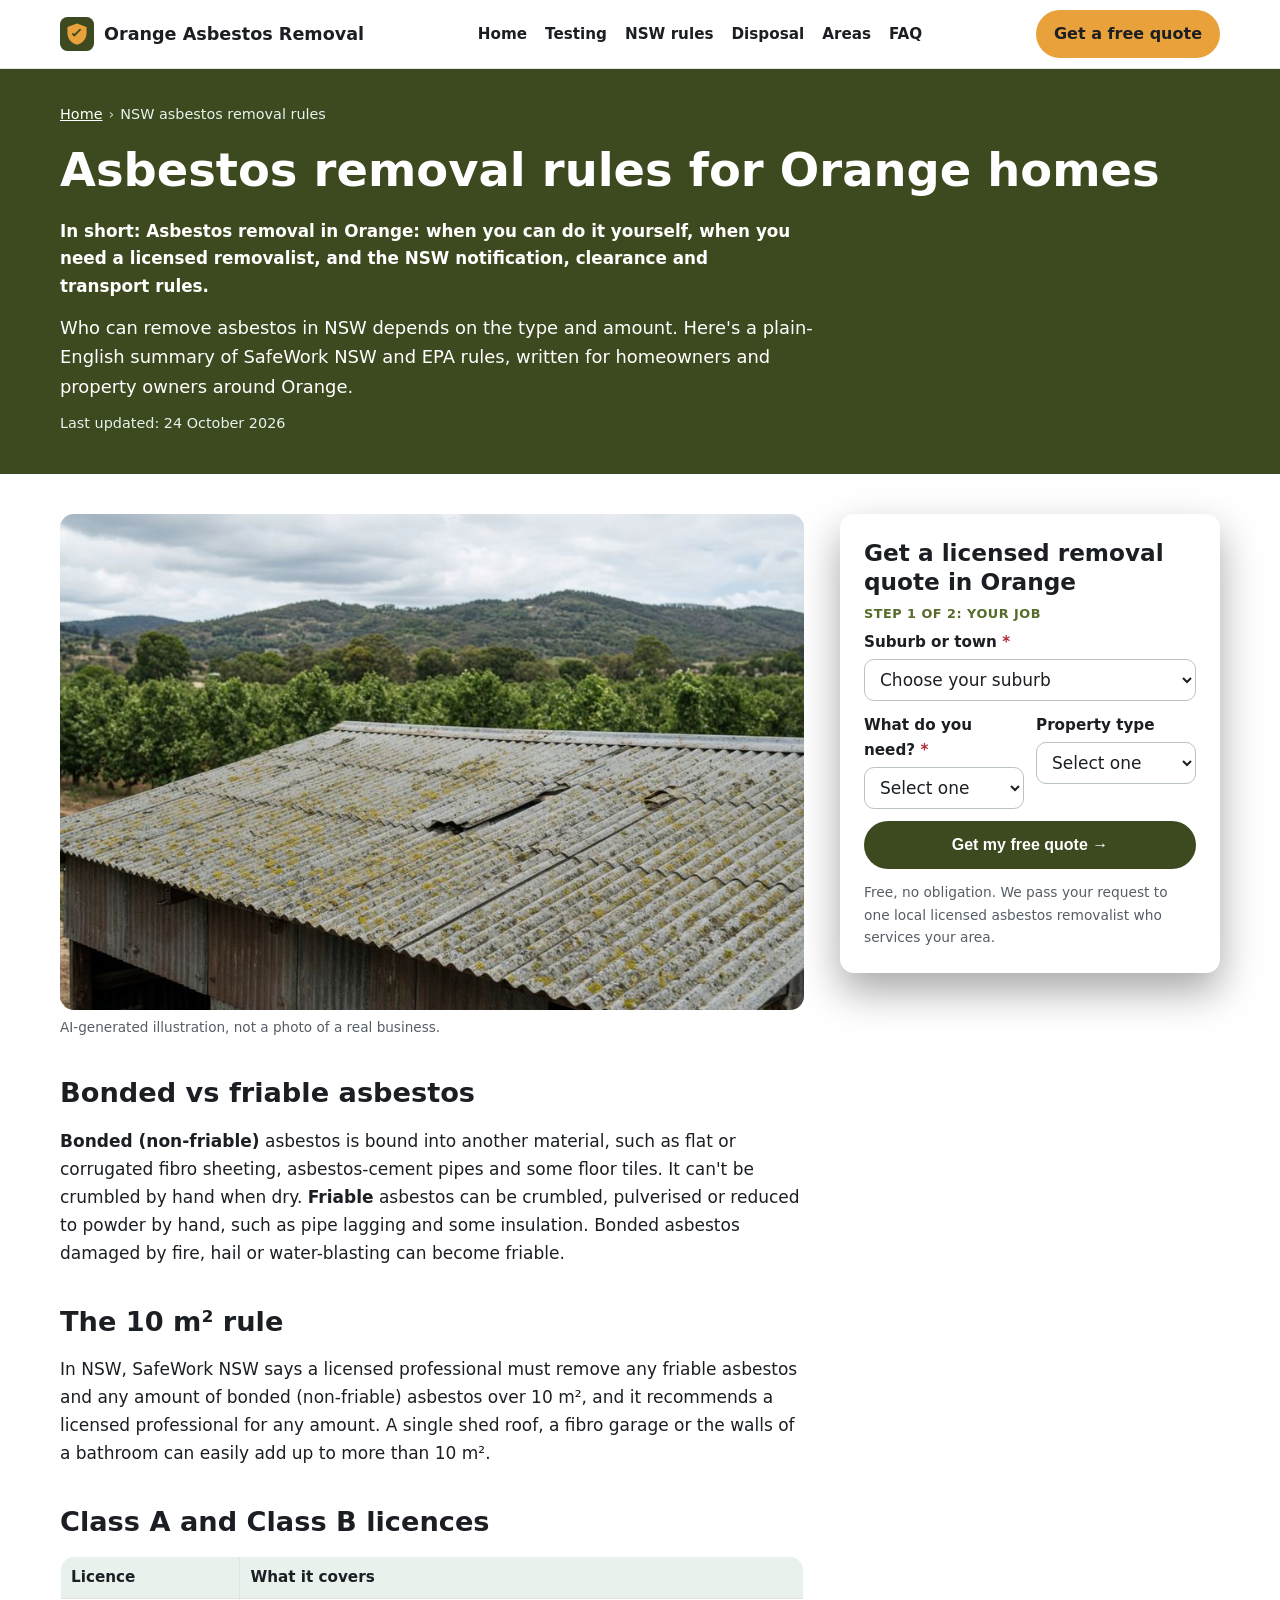
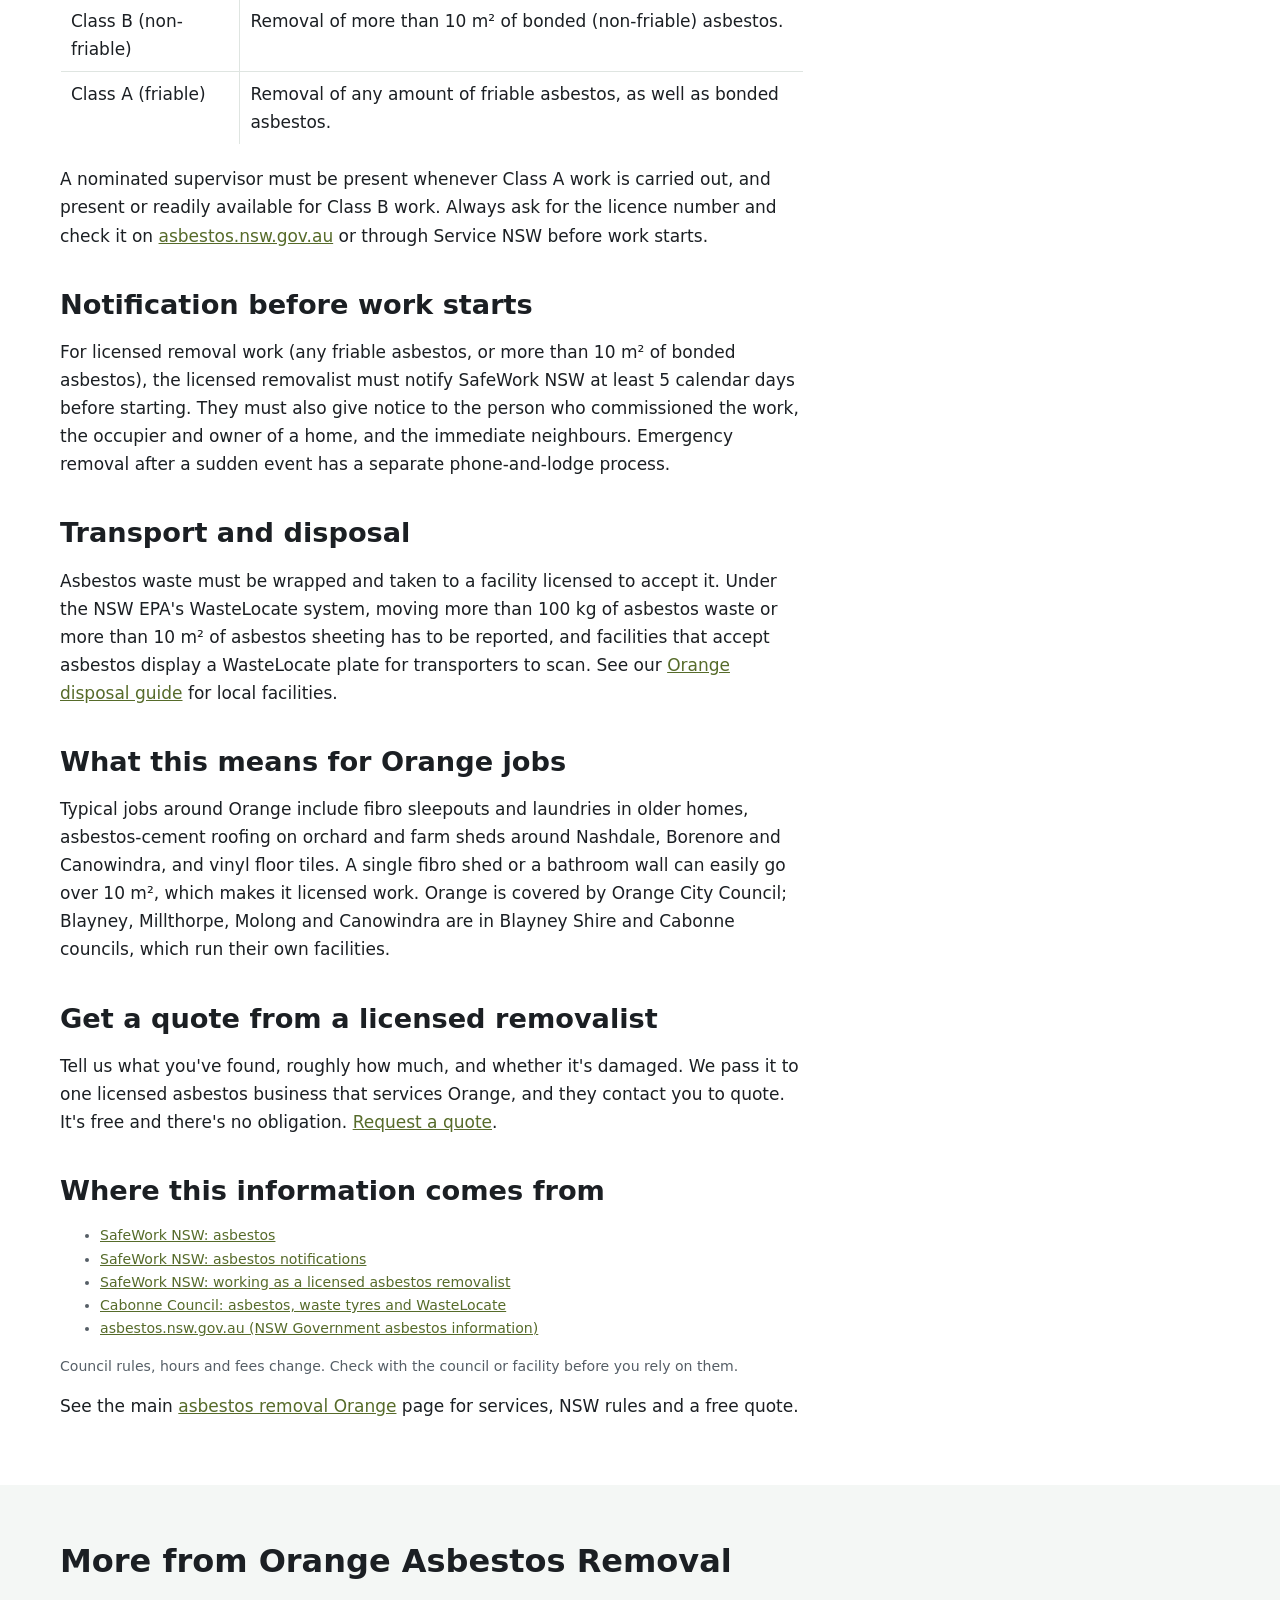
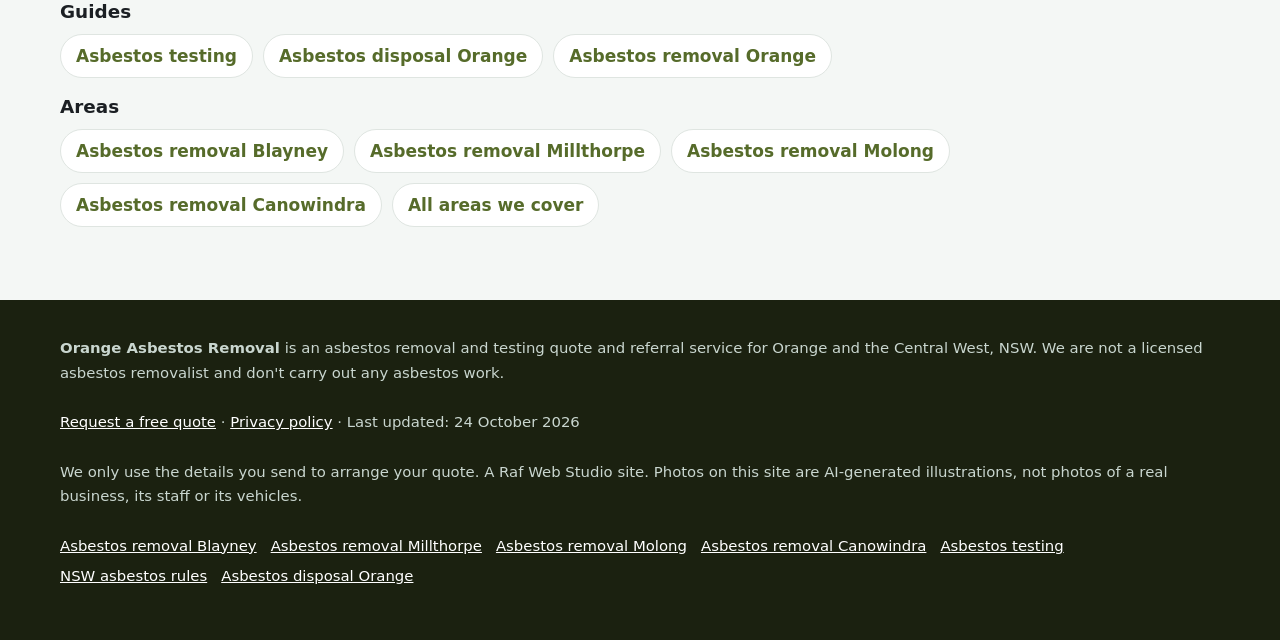
<file: nsw-asbestos-removal-rules/index.html>
<!doctype html>
<html lang="en-AU">
<head>
<meta charset="utf-8">
<meta name="viewport" content="width=device-width, initial-scale=1">
<title>Asbestos Removal Rules for Orange Homes | What NSW Law Means for Your Job</title>
<meta name="description" content="Asbestos removal in Orange: when you can do it yourself, when you need a licensed removalist, and the NSW notification, clearance and transport rules.">
<link rel="canonical" href="https://orangeasbestosremoval.com/nsw-asbestos-removal-rules/">
<link rel="icon" href="/favicon.svg" type="image/svg+xml">
<meta name="theme-color" content="#3d4a1f">
<meta property="og:type" content="article">
<meta property="og:locale" content="en_AU">
<meta property="og:site_name" content="Orange Asbestos Removal">
<meta property="og:title" content="Asbestos Removal Rules for Orange Homes | What NSW Law Means for Your Job">
<meta property="og:description" content="Asbestos removal in Orange: when you can do it yourself, when you need a licensed removalist, and the NSW notification, clearance and transport rules.">
<meta property="og:url" content="https://orangeasbestosremoval.com/nsw-asbestos-removal-rules/">
<meta property="og:image" content="https://orangeasbestosremoval.com/img/hero.jpg">
<meta name="twitter:card" content="summary_large_image">
<script>document.documentElement.classList.add('js')</script>
<link rel="stylesheet" href="/styles.css">

<!-- Google tag (gtag.js) -->
<script async src="https://www.googletagmanager.com/gtag/js?id=G-VR4GL59S1B"></script>
<script>
  window.dataLayer = window.dataLayer || [];
  function gtag(){dataLayer.push(arguments);}
  gtag('js', new Date());
  gtag('config', 'G-VR4GL59S1B');
</script>

<script type="application/ld+json">
{
 "@context": "https://schema.org",
 "@type": "WebPage",
 "@id": "https://orangeasbestosremoval.com/nsw-asbestos-removal-rules/#webpage",
 "url": "https://orangeasbestosremoval.com/nsw-asbestos-removal-rules/",
 "name": "Asbestos Removal Rules for Orange Homes | What NSW Law Means for Your Job",
 "description": "Asbestos removal in Orange: when you can do it yourself, when you need a licensed removalist, and the NSW notification, clearance and transport rules.",
 "inLanguage": "en-AU",
 "dateModified": "2026-10-24",
 "isPartOf": {
  "@id": "https://orangeasbestosremoval.com/#website"
 }
}
</script>
<script type="application/ld+json">
{
 "@context": "https://schema.org",
 "@type": "BreadcrumbList",
 "itemListElement": [
  {
   "@type": "ListItem",
   "position": 1,
   "name": "Home",
   "item": "https://orangeasbestosremoval.com/"
  },
  {
   "@type": "ListItem",
   "position": 2,
   "name": "NSW asbestos removal rules",
   "item": "https://orangeasbestosremoval.com/nsw-asbestos-removal-rules/"
  }
 ]
}
</script>
<script type="application/ld+json">
{
 "@context": "https://schema.org",
 "@type": "Service",
 "@id": "https://orangeasbestosremoval.com/nsw-asbestos-removal-rules/#service",
 "name": "Licensed asbestos removal quotes in Orange",
 "serviceType": "Asbestos removal",
 "description": "Asbestos removal in Orange: when you can do it yourself, when you need a licensed removalist, and the NSW notification, clearance and transport rules.",
 "url": "https://orangeasbestosremoval.com/nsw-asbestos-removal-rules/",
 "provider": {
  "@type": "Organization",
  "name": "Orange Asbestos Removal",
  "url": "https://orangeasbestosremoval.com/"
 },
 "areaServed": [
  {
   "@type": "Place",
   "name": "Orange, NSW"
  }
 ]
}
</script>
</head>
<body>
<a class="skip-link" href="#main">Skip to content</a>

<header class="site-header">
  <div class="wrap">
    <a class="brand" href="/" aria-label="Orange Asbestos Removal home">
      <svg viewBox="0 0 64 64" aria-hidden="true"><rect width="64" height="64" rx="14" fill="#3d4a1f"/><path d="M32 12 14 19v11c0 11 7.6 19.6 18 22 10.4-2.4 18-11 18-22V19z" fill="#e9a23b"/><path d="M27 37l-5-5 2.5-2.5L27 32l10.5-10.5L40 24z" fill="#3d4a1f"/></svg>
      Orange Asbestos Removal
    </a>
    <nav class="nav" aria-label="Main">
      <a href="/">Home</a>
      <a href="/asbestos-testing/">Testing</a>
      <a href="/nsw-asbestos-removal-rules/">NSW rules</a>
      <a href="/asbestos-disposal-orange/">Disposal</a>
      <a href="/#areas">Areas</a>
      <a href="/#faq">FAQ</a>
    </nav>
    <a class="btn btn-call header-call" href="#quote">Get a free quote</a>
  </div>
</header>

<main id="main">
<section class="page-hero" aria-labelledby="h1">
  <div class="wrap">
    <nav class="crumbs" aria-label="Breadcrumb"><ol><li><a href="https://orangeasbestosremoval.com/">Home</a></li><li aria-current="page">NSW asbestos removal rules</li></ol></nav>
    <h1 id="h1">Asbestos removal rules for Orange homes</h1>
    <p class="summary">In short: Asbestos removal in Orange: when you can do it yourself, when you need a licensed removalist, and the NSW notification, clearance and transport rules.</p>
    <p class="lead">Who can remove asbestos in NSW depends on the type and amount. Here's a plain-English summary of SafeWork NSW and EPA rules, written for homeowners and property owners around Orange.</p>
    <p class="updated">Last updated: 24 October 2026</p>
  </div>
</section>
<div class="wrap page-grid">
  <article class="page-body">
<figure><img src="/img/card-roof.jpg" width="900" height="600" style="aspect-ratio:3/2;object-fit:cover" alt="Illustration of workers in protective suits on an asbestos-cement roof" decoding="async"><figcaption>AI-generated illustration, not a photo of a real business.</figcaption></figure>
<h2>Bonded vs friable asbestos</h2>
<p><strong>Bonded (non-friable)</strong> asbestos is bound into another material, such as flat or corrugated fibro sheeting, asbestos-cement pipes and some floor tiles. It can't be crumbled by hand when dry. <strong>Friable</strong> asbestos can be crumbled, pulverised or reduced to powder by hand, such as pipe lagging and some insulation. Bonded asbestos damaged by fire, hail or water-blasting can become friable.</p>
<h2>The 10 m² rule</h2>
<p>In NSW, SafeWork NSW says a licensed professional must remove any friable asbestos and any amount of bonded (non-friable) asbestos over 10 m², and it recommends a licensed professional for any amount. A single shed roof, a fibro garage or the walls of a bathroom can easily add up to more than 10 m².</p>
<h2>Class A and Class B licences</h2>
<table><thead><tr><th scope="col">Licence</th><th scope="col">What it covers</th></tr></thead><tbody><tr><td>Class B (non-friable)</td><td>Removal of more than 10 m² of bonded (non-friable) asbestos.</td></tr><tr><td>Class A (friable)</td><td>Removal of any amount of friable asbestos, as well as bonded asbestos.</td></tr></tbody></table><p>A nominated supervisor must be present whenever Class A work is carried out, and present or readily available for Class B work. Always ask for the licence number and check it on <a href="https://www.asbestos.nsw.gov.au/" rel="noopener">asbestos.nsw.gov.au</a> or through Service NSW before work starts.</p>
<h2>Notification before work starts</h2>
<p>For licensed removal work (any friable asbestos, or more than 10 m² of bonded asbestos), the licensed removalist must notify SafeWork NSW at least 5 calendar days before starting. They must also give notice to the person who commissioned the work, the occupier and owner of a home, and the immediate neighbours. Emergency removal after a sudden event has a separate phone-and-lodge process.</p>
<h2>Transport and disposal</h2>
<p>Asbestos waste must be wrapped and taken to a facility licensed to accept it. Under the NSW EPA's WasteLocate system, moving more than 100 kg of asbestos waste or more than 10 m² of asbestos sheeting has to be reported, and facilities that accept asbestos display a WasteLocate plate for transporters to scan. See our <a href="/asbestos-disposal-orange/">Orange disposal guide</a> for local facilities.</p>
<h2>What this means for Orange jobs</h2>
<p>Typical jobs around Orange include fibro sleepouts and laundries in older homes, asbestos-cement roofing on orchard and farm sheds around Nashdale, Borenore and Canowindra, and vinyl floor tiles. A single fibro shed or a bathroom wall can easily go over 10 m², which makes it licensed work. Orange is covered by Orange City Council; Blayney, Millthorpe, Molong and Canowindra are in Blayney Shire and Cabonne councils, which run their own facilities.</p>
<h2>Get a quote from a licensed removalist</h2>
<p>Tell us what you've found, roughly how much, and whether it's damaged. We pass it to one licensed asbestos business that services Orange, and they contact you to quote. It's free and there's no obligation. <a href="#quote">Request a quote</a>.</p>
<h2>Where this information comes from</h2>
<ul class="sources"><li><a href="https://www.safework.nsw.gov.au/hazards-a-z/asbestos" rel="noopener">SafeWork NSW: asbestos</a></li><li><a href="https://www.safework.nsw.gov.au/notify-safework/asbestos-notifications" rel="noopener">SafeWork NSW: asbestos notifications</a></li><li><a href="https://www.safework.nsw.gov.au/licences-and-registrations/licences/class-a-asbestos-removal-licence/working-as-a-licensed-asbestos-removalist" rel="noopener">SafeWork NSW: working as a licensed asbestos removalist</a></li><li><a href="https://www.cabonne.nsw.gov.au/Services/Waste-and-Recycling/Asbestos-Waste-Tyres-WasteLocate" rel="noopener">Cabonne Council: asbestos, waste tyres and WasteLocate</a></li><li><a href="https://www.asbestos.nsw.gov.au/" rel="noopener">asbestos.nsw.gov.au (NSW Government asbestos information)</a></li></ul>
<p class="sources">Council rules, hours and fees change. Check with the council or facility before you rely on them.</p>

<p class="home-link">See the main <a href="/">asbestos removal Orange</a> page for services, NSW rules and a free quote.</p>
  </article>
  <aside class="page-aside">
    <div class="hero-form-card" id="quote">
      <h2 id="quote-h">Get a licensed removal quote in Orange</h2>
      <form class="quote-form two-step" id="quote-form" action="https://formsubmit.co/924b6a2abc5c1424681858f36b602953" method="post" novalidate>
        <input type="hidden" name="_subject" value="New quote request – orangeasbestosremoval.com">
        <input type="hidden" name="_captcha" value="true">
        <input type="hidden" name="_template" value="table">
        <input type="hidden" name="_next" value="https://orangeasbestosremoval.com/thanks.html">
        <input type="text" name="_honey" style="display:none" tabindex="-1" autocomplete="off" aria-hidden="true">
        <input type="hidden" name="source" value="orangeasbestosremoval.com">
        <input type="hidden" name="page" value="/nsw-asbestos-removal-rules/">
        <fieldset class="step step-1">
          <legend class="step-label">Step 1 of 2: your job</legend>
          <div class="full"><label for="suburb">Suburb or town <span class="req" aria-hidden="true">*</span></label>
            <select id="suburb" name="suburb" required><option value="">Choose your suburb</option><option>Orange</option><option>Glenroi</option><option>Bowen</option><option>Calare</option><option>Bletchington</option><option>Warrendine</option><option>Shadforth</option><option>Spring Hill</option><option>Lucknow</option><option>Millthorpe</option><option>Blayney</option><option>Molong</option><option>Borenore</option><option>Nashdale</option><option>Canowindra</option><option>Cudal</option><option>Manildra</option><option>Clifton Grove</option><option>Ammerdown</option><option value="Other">Other (tell us below)</option></select></div>
          <div class="full other-wrap"><label for="suburb_other">Other suburb or town</label><input id="suburb_other" name="suburb_other" type="text" autocomplete="address-level2"></div>
          <div><label for="service">What do you need? <span class="req" aria-hidden="true">*</span></label>
            <select id="service" name="service_type" required><option value="">Select one</option><option>Asbestos testing / inspection</option><option>Bonded (fibro) removal</option><option>Friable asbestos removal</option><option>Asbestos roof removal</option><option>Storm or fire damage</option><option>Not sure, need advice</option></select></div>
          <div><label for="property">Property type</label>
            <select id="property" name="property_type"><option value="Not sure">Select one</option><option>House</option><option>Shed, garage or carport</option><option>Unit or strata</option><option>Farm or rural building</option><option>Commercial or industrial</option></select></div>
          <div class="full js-only"><button class="btn btn-primary btn-block" type="button" id="to-step-2">Get my free quote →</button></div>
          <p class="microcopy full">Free, no obligation. We pass your request to one local licensed asbestos removalist who services your area.</p>
          <p class="form-error full" id="step1-error" role="alert" hidden>Please choose your suburb and what you need.</p>
        </fieldset>
        <fieldset class="step step-2" id="step-2">
          <legend class="step-label">Step 2 of 2: your details</legend>
          <div><label for="name">Name <span class="req" aria-hidden="true">*</span></label><input id="name" name="name" type="text" autocomplete="name" required></div>
          <div><label for="phone">Phone <span class="req" aria-hidden="true">*</span></label><input id="phone" name="phone" type="tel" autocomplete="tel" inputmode="tel" required></div>
          <div><label for="email">Email</label><input id="email" name="email" type="email" autocomplete="email"></div>
          <div><label for="date">Preferred date</label><input id="date" name="preferred_date" type="date"></div>
          <div class="full"><label for="message">Anything else?</label><textarea id="message" name="message" rows="2" placeholder="e.g. fibro shed about 20 m², bathroom wall, AC roof on a farm shed"></textarea></div>
          <p class="consent full">By sending this form you agree we can share your details with one local licensed asbestos removalist so they can quote for your job. See our <a href="/privacy.html">privacy policy</a>.</p>
          <div class="full step2-actions"><button class="btn btn-primary" type="submit">Send my quote request</button><button class="btn-link js-only" type="button" id="back-1">← Back</button></div>
        </fieldset>
      </form>
    </div>
  </aside>
</div>
<section class="alt" aria-labelledby="more-h">
  <div class="wrap">
    <h2 id="more-h">More from Orange Asbestos Removal</h2>
    <h3>Guides</h3>
    <ul class="link-list"><li><a href="/asbestos-testing/">Asbestos testing</a></li><li><a href="/asbestos-disposal-orange/">Asbestos disposal Orange</a></li><li><a href="/">Asbestos removal Orange</a></li></ul>
    <h3>Areas</h3>
    <ul class="link-list"><li><a href="/asbestos-removal-blayney/">Asbestos removal Blayney</a></li><li><a href="/asbestos-removal-millthorpe/">Asbestos removal Millthorpe</a></li><li><a href="/asbestos-removal-molong/">Asbestos removal Molong</a></li><li><a href="/asbestos-removal-canowindra/">Asbestos removal Canowindra</a></li><li><a href="/#areas">All areas we cover</a></li></ul>
  </div>
</section>
</main>

<footer class="site-footer">
  <div class="wrap">
    <p><strong>Orange Asbestos Removal</strong> is an asbestos removal and testing quote and referral service for Orange and the Central West, NSW. We are not a licensed asbestos removalist and don't carry out any asbestos work.</p>
    <p><a href="#quote">Request a free quote</a> · <a href="/privacy.html">Privacy policy</a> · Last updated: 24 October 2026</p>
    <p>We only use the details you send to arrange your quote. A Raf Web Studio site. Photos on this site are AI-generated illustrations, not photos of a real business, its staff or its vehicles.</p>
    <p class="footer-links"><a href="/asbestos-removal-blayney/">Asbestos removal Blayney</a> <a href="/asbestos-removal-millthorpe/">Asbestos removal Millthorpe</a> <a href="/asbestos-removal-molong/">Asbestos removal Molong</a> <a href="/asbestos-removal-canowindra/">Asbestos removal Canowindra</a> <a href="/asbestos-testing/">Asbestos testing</a> <a href="/nsw-asbestos-removal-rules/">NSW asbestos rules</a> <a href="/asbestos-disposal-orange/">Asbestos disposal Orange</a></p>
  </div>
</footer>

<div class="mobile-call" aria-label="Quick contact">
  <a class="btn btn-call" href="#quote">Get a free quote</a>
</div>
<script src="/form.js" defer></script>
</body>
</html>
</file>
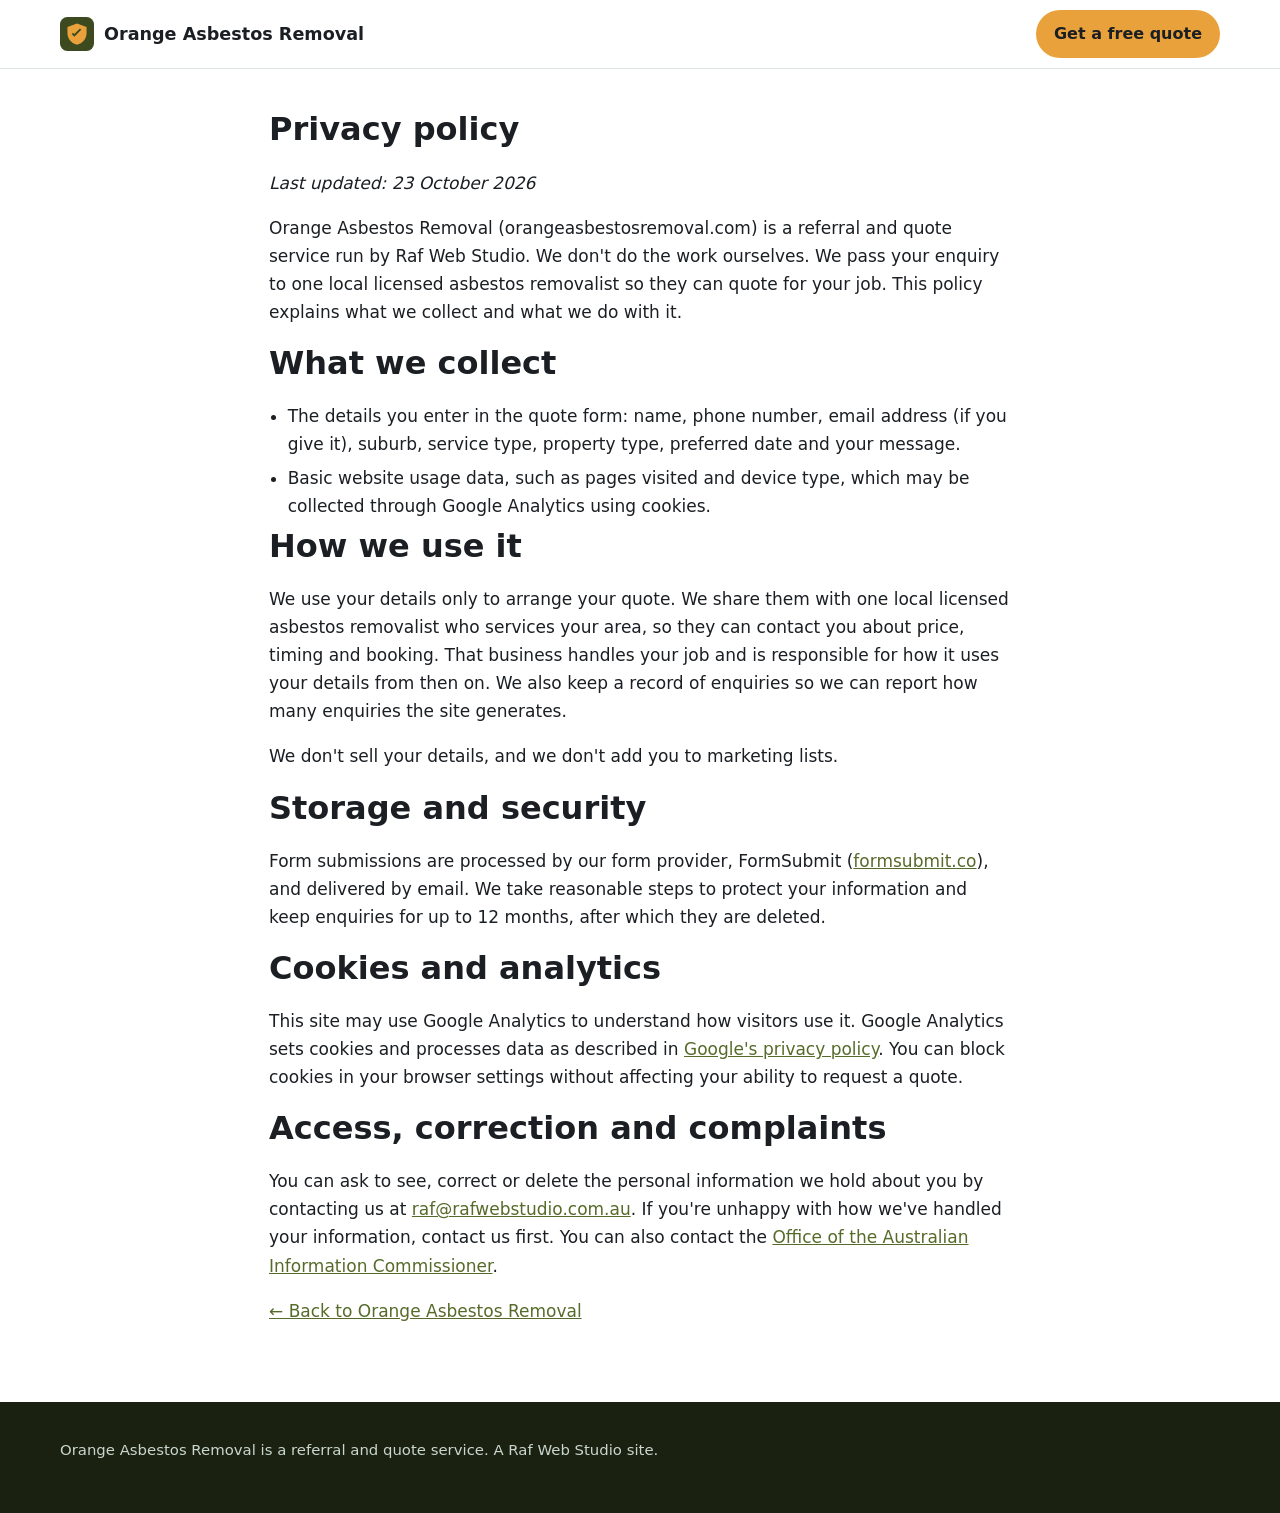
<file: privacy.html>
<!doctype html>
<html lang="en-AU">
<head>
<meta charset="utf-8">
<meta name="viewport" content="width=device-width, initial-scale=1">
<title>Privacy Policy | Orange Asbestos Removal</title>
<meta name="description" content="How Orange Asbestos Removal collects, uses and shares the details you send when you request a quote.">
<link rel="canonical" href="https://orangeasbestosremoval.com/privacy.html">
<link rel="icon" href="favicon.svg" type="image/svg+xml">
<link rel="stylesheet" href="styles.css">
<!-- Google tag (gtag.js) -->
<script async src="https://www.googletagmanager.com/gtag/js?id=G-VR4GL59S1B"></script>
<script>
  window.dataLayer = window.dataLayer || [];
  function gtag(){dataLayer.push(arguments);}
  gtag('js', new Date());
  gtag('config', 'G-VR4GL59S1B');
</script>
</head>
<body>
<a class="skip-link" href="#main">Skip to content</a>
<header class="site-header">
  <div class="wrap">
    <a class="brand" href="/" aria-label="Orange Asbestos Removal home">
      <svg viewBox="0 0 64 64" aria-hidden="true"><rect width="64" height="64" rx="14" fill="#3d4a1f"/><path d="M32 12 14 19v11c0 11 7.6 19.6 18 22 10.4-2.4 18-11 18-22V19z" fill="#e9a23b"/><path d="M27 37l-5-5 2.5-2.5L27 32l10.5-10.5L40 24z" fill="#3d4a1f"/></svg>
      Orange Asbestos Removal
    </a>
    <a class="btn btn-call header-call" href="/#quote">Get a free quote</a>
  </div>
</header>
<main id="main" class="legal">
  <h1>Privacy policy</h1>
  <p><em>Last updated: 23 October 2026</em></p>
  <p>Orange Asbestos Removal (orangeasbestosremoval.com) is a referral and quote service run by Raf Web Studio. We don't do the work ourselves. We pass your enquiry to one local licensed asbestos removalist so they can quote for your job. This policy explains what we collect and what we do with it.</p>
  <h2>What we collect</h2>
  <ul class="clean">
    <li>The details you enter in the quote form: name, phone number, email address (if you give it), suburb, service type, property type, preferred date and your message.</li>
    <li>Basic website usage data, such as pages visited and device type, which may be collected through Google Analytics using cookies.</li>
  </ul>
  <h2>How we use it</h2>
  <p>We use your details only to arrange your quote. We share them with one local licensed asbestos removalist who services your area, so they can contact you about price, timing and booking. That business handles your job and is responsible for how it uses your details from then on. We also keep a record of enquiries so we can report how many enquiries the site generates.</p>
  <p>We don't sell your details, and we don't add you to marketing lists.</p>
  <h2>Storage and security</h2>
  <p>Form submissions are processed by our form provider, FormSubmit (<a href="https://formsubmit.co/" rel="noopener">formsubmit.co</a>), and delivered by email. We take reasonable steps to protect your information and keep enquiries for up to 12 months, after which they are deleted.</p>
  <h2>Cookies and analytics</h2>
  <p>This site may use Google Analytics to understand how visitors use it. Google Analytics sets cookies and processes data as described in <a href="https://policies.google.com/privacy" rel="noopener">Google's privacy policy</a>. You can block cookies in your browser settings without affecting your ability to request a quote.</p>
  <h2>Access, correction and complaints</h2>
  <p>You can ask to see, correct or delete the personal information we hold about you by contacting us at <a href="mailto:raf@rafwebstudio.com.au">raf@rafwebstudio.com.au</a>. If you're unhappy with how we've handled your information, contact us first. You can also contact the <a href="https://www.oaic.gov.au/" rel="noopener">Office of the Australian Information Commissioner</a>.</p>
  <p><a href="/">&larr; Back to Orange Asbestos Removal</a></p>
</main>
<footer class="site-footer"><div class="wrap"><p>Orange Asbestos Removal is a referral and quote service. A Raf Web Studio site.</p></div></footer>
</body>
</html>
</file>
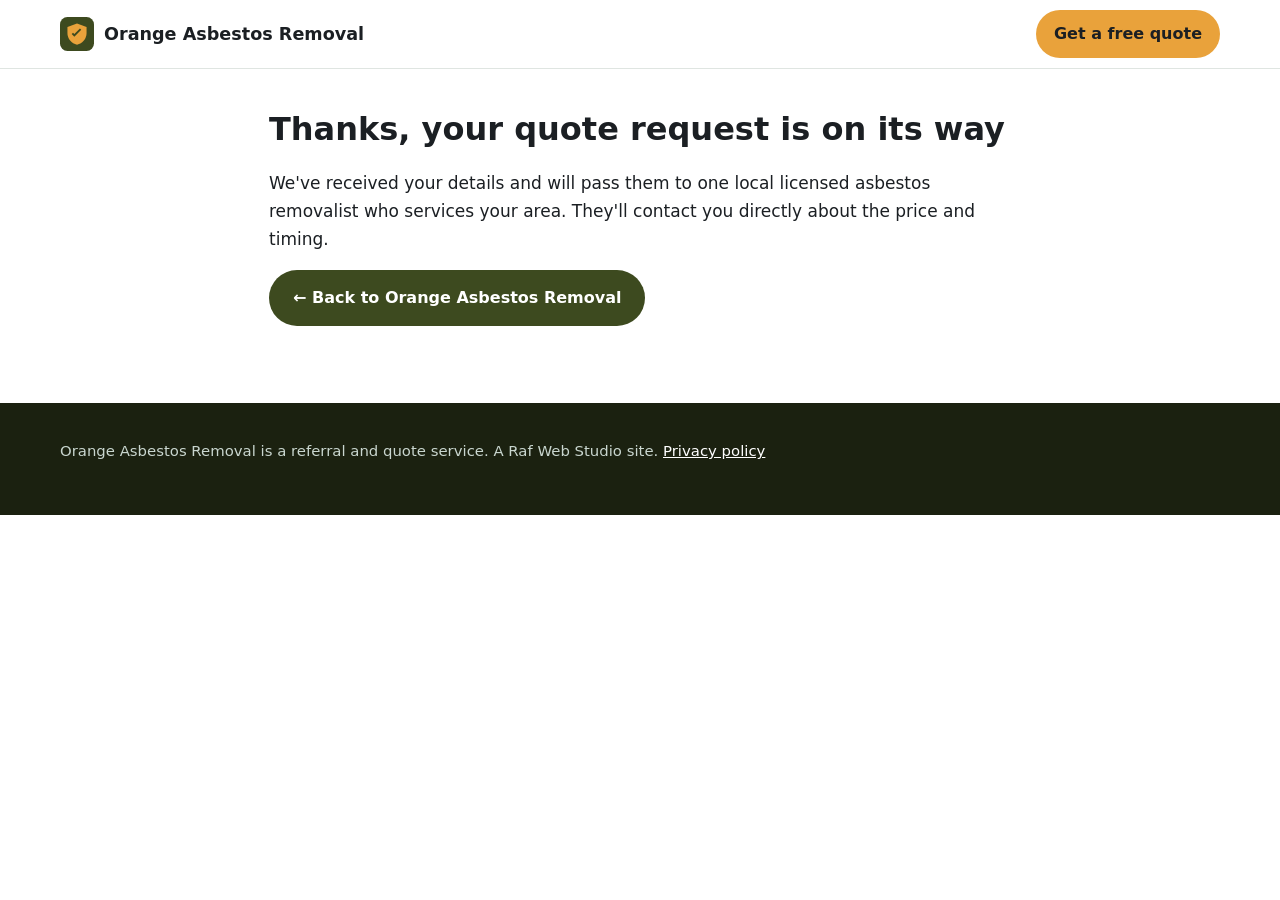
<file: thanks.html>
<!doctype html>
<html lang="en-AU">
<head>
<meta charset="utf-8">
<meta name="viewport" content="width=device-width, initial-scale=1">
<title>Thanks, we've got your quote request | Orange Asbestos Removal</title>
<meta name="robots" content="noindex, nofollow">
<link rel="icon" href="favicon.svg" type="image/svg+xml">
<link rel="stylesheet" href="styles.css">
<!-- Google tag (gtag.js) -->
<script async src="https://www.googletagmanager.com/gtag/js?id=G-VR4GL59S1B"></script>
<script>
  window.dataLayer = window.dataLayer || [];
  function gtag(){dataLayer.push(arguments);}
  gtag('js', new Date());
  gtag('config', 'G-VR4GL59S1B');
</script>
<script>gtag('event','generate_lead',{form_name:'asbestos_quote',source:'orangeasbestosremoval.com'});</script>
</head>
<body>
<a class="skip-link" href="#main">Skip to content</a>
<header class="site-header">
  <div class="wrap">
    <a class="brand" href="/" aria-label="Orange Asbestos Removal home">
      <svg viewBox="0 0 64 64" aria-hidden="true"><rect width="64" height="64" rx="14" fill="#3d4a1f"/><path d="M32 12 14 19v11c0 11 7.6 19.6 18 22 10.4-2.4 18-11 18-22V19z" fill="#e9a23b"/><path d="M27 37l-5-5 2.5-2.5L27 32l10.5-10.5L40 24z" fill="#3d4a1f"/></svg>
      Orange Asbestos Removal
    </a>
    <a class="btn btn-call header-call" href="/#quote">Get a free quote</a>
  </div>
</header>
<main id="main" class="legal">
  <h1>Thanks, your quote request is on its way</h1>
  <p>We've received your details and will pass them to one local licensed asbestos removalist who services your area. They'll contact you directly about the price and timing.</p>
  <p><a class="btn btn-primary" href="/">&larr; Back to Orange Asbestos Removal</a></p>
</main>
<footer class="site-footer"><div class="wrap"><p>Orange Asbestos Removal is a referral and quote service. A Raf Web Studio site. <a href="privacy.html">Privacy policy</a></p></div></footer>
</body>
</html>
</file>
<file: styles.css>
:root{
  --green:#3d4a1f;--green-2:#566b2a;--yellow:#e9a23b;--ink:#1b1f23;--muted:#555e66;
  --bg:#ffffff;--soft:#f4f7f5;--line:#dfe5e1;--radius:14px;--max:1200px;
}
*{box-sizing:border-box}
html{scroll-behavior:smooth}
body{margin:0;font-family:system-ui,-apple-system,"Segoe UI",Roboto,Arial,sans-serif;color:var(--ink);background:var(--bg);line-height:1.65;font-size:17px;padding-bottom:72px}
@media(min-width:800px){body{padding-bottom:0}}
img,svg{max-width:100%}
a{color:var(--green-2)}
a:focus-visible,button:focus-visible,input:focus-visible,select:focus-visible,textarea:focus-visible{outline:3px solid var(--yellow);outline-offset:2px}
.wrap{max-width:var(--max);margin:0 auto;padding:0 20px}
.skip-link{position:absolute;left:-999px;top:0;background:#fff;padding:8px 12px;z-index:100}
.skip-link:focus{left:8px}
h1,h2,h3{line-height:1.25;margin:0 0 .6em}
h1{font-size:clamp(1.9rem,4.5vw,2.9rem)}
h2{font-size:clamp(1.5rem,3vw,2rem);margin-top:0}
h3{font-size:1.15rem}
p{margin:0 0 1em}

/* header */
.site-header{background:#fff;border-bottom:1px solid var(--line);position:sticky;top:0;z-index:50}
.site-header .wrap{display:flex;align-items:center;justify-content:space-between;gap:16px;padding-top:10px;padding-bottom:10px}
.brand{display:flex;align-items:center;gap:10px;font-weight:800;color:var(--ink);text-decoration:none;font-size:1.1rem}
.brand svg{width:34px;height:34px}
.nav{display:none;gap:18px}
.nav a{color:var(--ink);text-decoration:none;font-weight:600;font-size:.95rem}
.nav a:hover{color:var(--green-2)}
@media(min-width:900px){.nav{display:flex}}

/* buttons */
.btn{display:inline-flex;align-items:center;justify-content:center;gap:8px;font-weight:700;border-radius:999px;padding:13px 22px;text-decoration:none;border:2px solid transparent;cursor:pointer;font-size:1rem}
.btn svg{width:20px;height:20px}
.btn-call{background:var(--yellow);color:#1b1f23}
.btn-call:hover{background:#e9a23b}
.btn-ghost{background:transparent;color:#fff;border-color:rgba(255,255,255,.7)}
.btn-ghost:hover{background:rgba(255,255,255,.12)}
.btn-primary{background:var(--green);color:#fff}
.btn-primary:hover{background:var(--green-2)}
.header-call{display:none}
@media(min-width:600px){.header-call{display:inline-flex;padding:9px 16px}}

/* hero */
.hero{background:linear-gradient(135deg,#3d4a1f 0%,#566b2a 60%,#566b2a 100%);color:#fff;padding:48px 0 56px}
.hero .wrap{display:grid;gap:32px}
@media(min-width:900px){.hero .wrap{grid-template-columns:1.15fr .85fr;align-items:center}}
.hero p.lead{font-size:1.15rem;color:#e6f2ec;max-width:38em}
.hero .ctas{display:flex;flex-wrap:wrap;gap:12px;margin:22px 0 18px}
.ticks{list-style:none;padding:0;margin:0;display:grid;gap:6px;color:#e6f2ec}
.ticks li{display:flex;gap:8px;align-items:flex-start}
.ticks svg{flex:0 0 20px;width:20px;height:20px;margin-top:3px}
.hero-card{background:#fff;color:var(--ink);border-radius:var(--radius);padding:22px;box-shadow:0 12px 30px rgba(0,0,0,.18)}
.hero-card h2{font-size:1.25rem}
.hero-card ol{margin:0;padding-left:1.2em}
.hero-card li{margin-bottom:.5em}

/* sections */
section{padding:56px 0}
section.alt{background:var(--soft)}
.intro{max-width:46em}
.grid{display:grid;gap:18px}
@media(min-width:700px){.grid-2{grid-template-columns:1fr 1fr}.grid-3{grid-template-columns:repeat(3,1fr)}}
.card{background:#fff;border:1px solid var(--line);border-radius:var(--radius);padding:20px}
.card .size{display:inline-block;background:var(--green);color:#fff;font-weight:800;border-radius:8px;padding:3px 10px;margin-bottom:8px}
.icon{width:36px;height:36px;color:var(--green);margin-bottom:6px}

table{width:100%;border-collapse:collapse;background:#fff;border-radius:var(--radius);overflow:hidden;border:1px solid var(--line)}
caption{text-align:left;font-weight:700;padding:0 0 10px}
th,td{padding:12px 14px;text-align:left;border-bottom:1px solid var(--line);vertical-align:top}
th{background:#e9f1ec;font-size:.95rem}
.table-scroll{overflow-x:auto}
.note{font-size:.93rem;color:var(--muted)}
.yes h3{color:var(--green)}
.no h3{color:#b02a37}
ul.clean{padding-left:1.1em;margin:0}
ul.clean li{margin-bottom:.35em}

.areas{display:flex;flex-wrap:wrap;gap:8px;list-style:none;padding:0;margin:0 0 1em}
.areas li{background:#fff;border:1px solid var(--line);border-radius:999px;padding:6px 14px;font-size:.95rem}

/* faq */
details{background:#fff;border:1px solid var(--line);border-radius:var(--radius);padding:4px 18px;margin-bottom:10px}
summary{cursor:pointer;font-weight:700;padding:12px 0;list-style:none}
summary::-webkit-details-marker{display:none}
summary::after{content:"+";float:right;font-size:1.3rem;line-height:1;color:var(--green)}
details[open] summary::after{content:"–"}

/* form */
.quote{background:var(--green);color:#fff}
.quote .wrap{display:grid;gap:28px}
@media(min-width:900px){.quote .wrap{grid-template-columns:.8fr 1.2fr}}
.quote p{color:#e6f2ec}
form.quote-form{background:#fff;color:var(--ink);border-radius:var(--radius);padding:22px;display:grid;gap:14px}
@media(min-width:600px){form.quote-form{grid-template-columns:1fr 1fr}.full{grid-column:1/-1}}
label{display:block;font-weight:600;font-size:.95rem;margin-bottom:4px}
input,select,textarea{width:100%;font:inherit;padding:11px 12px;border:1.5px solid #b8c4bd;border-radius:10px;background:#fff;color:var(--ink)}
textarea{min-height:110px;resize:vertical}
.req{color:#b02a37}
.consent{font-size:.88rem;color:var(--muted)}

/* footer */
.site-footer{background:#1b2110;color:#c9d6cf;padding:36px 0;font-size:.93rem}
.site-footer a{color:#fff}
.site-footer .wrap{display:grid;gap:10px}

/* sticky mobile call bar */
.mobile-call{position:fixed;left:0;right:0;bottom:0;z-index:60;display:flex;gap:8px;padding:10px 12px;background:#fff;border-top:1px solid var(--line);box-shadow:0 -6px 18px rgba(0,0,0,.08)}
.mobile-call .btn{flex:1;padding:12px 10px}
@media(min-width:800px){.mobile-call{display:none}}

.legal{max-width:46em;padding:40px 20px 60px;margin:0 auto}
.legal h1{font-size:2rem}

/* images */
.about-grid{display:grid;gap:28px;align-items:center}
@media(min-width:900px){.about-grid{grid-template-columns:1.2fr .8fr}}
figure{margin:0}
.photo img{width:100%;height:auto;display:block;border-radius:var(--radius)}
.photo figcaption,.size-figs figcaption{font-size:.85rem;color:var(--muted);margin-top:6px}
.local-photo{max-width:720px;margin-top:8px}
.size-figs{display:grid;gap:14px;margin:6px 0 10px;grid-template-columns:1fr}
@media(min-width:600px){.size-figs{grid-template-columns:1fr 1fr}}
.size-figs img{width:100%;height:auto;display:block;border-radius:10px;border:1px solid var(--line);background:#f4f7f5}
.size-figs figcaption{font-weight:700;color:var(--ink)}
.credits{font-size:.8rem;color:#9fb3a8}

/* banner hero */
.hero{position:relative;overflow:hidden;background:#1b2110;padding:56px 0 64px}
.hero-bg,.hero-bg img{position:absolute;inset:0;width:100%;height:100%}
.hero-bg img{object-fit:cover;object-position:center 40%;filter:brightness(1.08)}
.hero::before{content:"";position:absolute;inset:0;z-index:1;background:linear-gradient(90deg,rgba(8,24,16,.58) 0%,rgba(8,24,16,.36) 45%,rgba(8,24,16,.14) 100%)}
.hero .wrap.hero-grid{position:relative;z-index:2;display:grid;gap:32px;align-items:center}
@media(min-width:960px){.hero .wrap.hero-grid{grid-template-columns:1.05fr .95fr;gap:48px}.hero{padding:72px 0 80px}}
.hero h1{text-shadow:0 2px 4px rgba(0,0,0,.45),0 4px 22px rgba(0,0,0,.45)}
.hero .lead,.hero .updated{text-shadow:0 1px 3px rgba(0,0,0,.6)}
.hero-copy .ticks{margin:6px 0 20px}
.hero-copy .ctas{margin:0}
.hero-form-card{background:#fff;color:var(--ink);border-radius:var(--radius);padding:24px;box-shadow:0 18px 40px rgba(0,0,0,.35);scroll-margin-top:80px}
.hero-form-card h2{font-size:1.45rem;margin-bottom:.3em}
.hero-form-card .form-intro{color:var(--muted);font-size:.95rem;margin-bottom:12px}
.hero-form-card form.quote-form{padding:0;box-shadow:none;border-radius:0;gap:12px}
.hero-form-card input,.hero-form-card select,.hero-form-card textarea{padding:9px 11px}
.hero-form-card textarea{min-height:72px}
.hero-form-card .consent{margin:10px 0 0}
.photo-credit{position:absolute;right:10px;bottom:6px;z-index:2;margin:0;font-size:.72rem;color:rgba(255,255,255,.8)}
.photo-credit a{color:#fff}
.how-card{background:#fff;color:var(--ink);border-radius:var(--radius);padding:22px}
.how-card ol{margin:0;padding-left:1.2em}.how-card li{margin-bottom:.5em}

/* v2 */
.hero .lead{color:#fff}
.updated{font-size:.85rem;color:#e6f2ec;margin:14px 0 0}
.updated-dark{font-size:.9rem;color:var(--muted);font-weight:600;margin-top:-.4em}
fieldset{border:0;margin:0;padding:0;min-width:0}
.step{display:grid;gap:12px;grid-template-columns:1fr}
@media(min-width:600px){.step{grid-template-columns:1fr 1fr}}
.step-label{font-size:.8rem;font-weight:700;text-transform:uppercase;letter-spacing:.04em;color:var(--green-2);margin-bottom:6px;padding:0}
.step-2{margin-top:16px}
.js .is-step-1 .step-2{display:none}
.js .is-step-2 .step-1{display:none}
.js .is-step-2 .step-2{margin-top:0}
.js-only{display:none}
.js .js-only{display:block}
.js .step2-actions .js-only{display:inline-block}
.other-wrap{display:none}.other-wrap.show{display:block}
html:not(.js) .other-wrap{display:block}
.btn-block{width:100%}
.btn-link{background:none;border:0;color:var(--green-2);font:inherit;font-weight:600;cursor:pointer;margin-left:14px;text-decoration:underline}
.microcopy{font-size:.86rem;color:var(--muted);margin:0}
.form-error{color:#b02a37;font-weight:600;font-size:.9rem;margin:0}
[aria-invalid="true"]{border-color:#b02a37}
.hero-form-card .quote-form{display:block}
.trust{background:#1b2110;color:#e6f2ec;padding:16px 0}
.trust-list{list-style:none;margin:0 auto;display:grid;gap:10px 24px;grid-template-columns:1fr}
@media(min-width:700px){.trust-list{grid-template-columns:1fr 1fr}}
@media(min-width:1000px){.trust-list{grid-template-columns:repeat(4,1fr)}}
.trust-list li{display:flex;gap:8px;align-items:flex-start;font-size:.95rem}
.trust-list svg{flex:0 0 20px;width:20px;height:20px;color:var(--yellow);margin-top:3px}
.trust-list strong{color:#fff}
ol.steps{list-style:none;padding:0;margin:0 0 16px}
.step-num{display:inline-grid;place-items:center;width:34px;height:34px;border-radius:50%;background:var(--yellow);color:#1b1f23;font-weight:800;margin-bottom:8px}
.equiv{font-weight:700;color:var(--green-2);margin:-.2em 0 .5em}
.price-table td{white-space:nowrap}
.area-groups{display:grid;gap:8px 28px;margin-bottom:12px}
@media(min-width:800px){.area-groups{grid-template-columns:1fr 1fr}}
.area-group h3{font-size:1rem;margin:10px 0 8px}
/* photo cards */
.photo-cards{display:grid;gap:20px;grid-template-columns:1fr;margin:10px 0 28px}
@media(min-width:620px){.photo-cards{grid-template-columns:1fr 1fr}}
@media(min-width:1000px){.photo-cards{grid-template-columns:repeat(4,1fr)}}
.photo-card{position:relative;display:flex;flex-direction:column;background:#fff;border:1px solid var(--line);border-radius:var(--radius);overflow:hidden;text-decoration:none;color:var(--ink);box-shadow:0 6px 18px rgba(0,0,0,.06);transition:transform .15s,box-shadow .15s}
.photo-card:hover{transform:translateY(-2px);box-shadow:0 10px 24px rgba(0,0,0,.1)}
.pc-img{display:block;aspect-ratio:4/3;overflow:hidden;background:#f4f7f5}
.pc-img img{width:100%;height:100%;object-fit:cover;display:block}
.pc-svg img{object-fit:contain;padding:12px}
.pc-icon{position:absolute;left:18px;top:-26px;width:52px;height:52px;border-radius:50%;background:var(--yellow);color:#1b2110;display:grid;place-items:center;border:4px solid #fff;box-shadow:0 4px 10px rgba(0,0,0,.15)}
.pc-icon svg{width:24px;height:24px}
.pc-body{position:relative;display:block;padding:34px 18px 18px}
.pc-title{display:block;font-size:1.1rem;margin-bottom:6px}
.pc-text{display:block;font-size:.95rem;color:var(--muted)}
.more-jobs h3{margin-bottom:.4em}
/* truck band */
.band-wrap{padding:8px 0 48px}
.truck-band{position:relative;border-radius:var(--radius);overflow:hidden;min-height:260px;display:flex;align-items:flex-end}
.truck-band img{position:absolute;inset:0;width:100%;height:100%;object-fit:cover;object-position:center 60%}
.truck-band::after{content:"";position:absolute;inset:0;background:linear-gradient(90deg,rgba(8,24,16,.72) 0%,rgba(8,24,16,.35) 55%,rgba(8,24,16,0) 100%)}
.band-text{position:relative;z-index:1;padding:28px;max-width:560px}
.band-line{color:#fff;font-size:clamp(1.4rem,3vw,2rem);font-weight:800;line-height:1.2;margin:0 0 16px;text-shadow:0 2px 8px rgba(0,0,0,.4)}
@media(min-width:900px){.truck-band{min-height:420px;align-items:center}.band-text{padding:44px}}
.closing-inner{display:grid;gap:12px;align-items:center}
@media(min-width:900px){.quote .wrap.closing-inner{grid-template-columns:1fr auto}}
.closing-grid{display:grid;gap:28px;align-items:center}
@media(min-width:900px){.quote .wrap.closing-grid{grid-template-columns:.9fr 1.1fr}}
.closing-photo img{width:100%;height:auto;display:block;border-radius:var(--radius);box-shadow:0 12px 30px rgba(0,0,0,.25)}

/* How it works step photos */
.step-card{padding:0;overflow:hidden;display:flex;flex-direction:column}
.step-img{display:block;aspect-ratio:3/2;background:#e9efe9}
.step-img img{display:block;width:100%;height:100%;object-fit:cover;border-radius:var(--radius) var(--radius) 0 0}
.step-body{position:relative;padding:30px 20px 20px}
.step-card .step-num{position:absolute;top:-21px;left:20px;width:42px;height:42px;margin:0;font-size:1.1rem;border:3px solid #fff;box-shadow:0 2px 6px rgba(0,0,0,.18)}
.step-card h3{margin-top:0}

/* site-specific */
.photo-note{font-size:.8rem;color:var(--muted);margin-top:8px}
.disclaimer{background:#fff8e6;border:1px solid #f0d58a;border-radius:var(--radius);padding:16px 18px;font-size:.95rem}

/* seo-pages-v1 */
.page-hero{background:var(--green);color:#fff;padding:34px 0 38px}
.page-hero h1{color:#fff;margin-bottom:.4em}
.page-hero .lead{color:#fff;font-size:1.12rem;max-width:44em;margin-bottom:.6em}
.page-hero .updated{color:#e6f2ec;font-size:.9rem;margin:0}
.crumbs{font-size:.9rem;margin-bottom:14px;color:#e6f2ec}
.crumbs ol{list-style:none;padding:0;margin:0;display:flex;flex-wrap:wrap;gap:6px}
.crumbs li+li::before{content:"›";margin-right:6px;opacity:.8}
.crumbs a{color:#fff}
.page-grid{display:grid;gap:36px;padding-top:40px;padding-bottom:48px}
@media(min-width:960px){.page-grid{grid-template-columns:minmax(0,1fr) 380px;align-items:start}.page-aside{position:sticky;top:84px}}
.page-body h2{margin-top:1.4em;font-size:clamp(1.3rem,2.6vw,1.7rem)}
.page-body h2:first-child{margin-top:0}
.page-body figure{margin:0 0 1.4em}
.page-body figure img{width:100%;height:auto;border-radius:var(--radius);display:block}
.page-body figcaption{font-size:.85rem;color:var(--muted);margin-top:6px}
.page-body table{width:100%;border-collapse:collapse;margin:0 0 1.2em}
.page-body th,.page-body td{border:1px solid var(--line);padding:8px 10px;text-align:left;vertical-align:top}
.page-body .callout{background:var(--soft);border-left:4px solid var(--green);padding:14px 16px;border-radius:8px;margin:0 0 1.2em}
.page-body .sources{font-size:.88rem;color:var(--muted)}
.link-list{display:flex;flex-wrap:wrap;gap:10px;list-style:none;padding:0;margin:0 0 1em}
.link-list a{display:inline-block;background:#fff;border:1px solid var(--line);border-radius:999px;padding:7px 15px;text-decoration:none;font-weight:600}
.link-list a:hover{border-color:var(--green)}
.areas a{text-decoration:none;font-weight:600}
.guide-cards{display:grid;gap:16px}
@media(min-width:700px){.guide-cards{grid-template-columns:repeat(3,1fr)}}
.guide-cards a{display:block;background:#fff;border:1px solid var(--line);border-radius:var(--radius);padding:18px;text-decoration:none;color:var(--ink)}
.guide-cards a strong{display:block;color:var(--green-2);font-size:1.08rem;margin-bottom:4px}
.guide-cards a:hover{border-color:var(--green)}
.footer-links{display:flex;flex-wrap:wrap;gap:6px 14px}

/* summary-v1 */
.summary{font-size:1.05rem;font-weight:600;max-width:44em;margin:0 0 .7em}
.hero .summary,.page-hero .summary{color:#fff}
</file>
